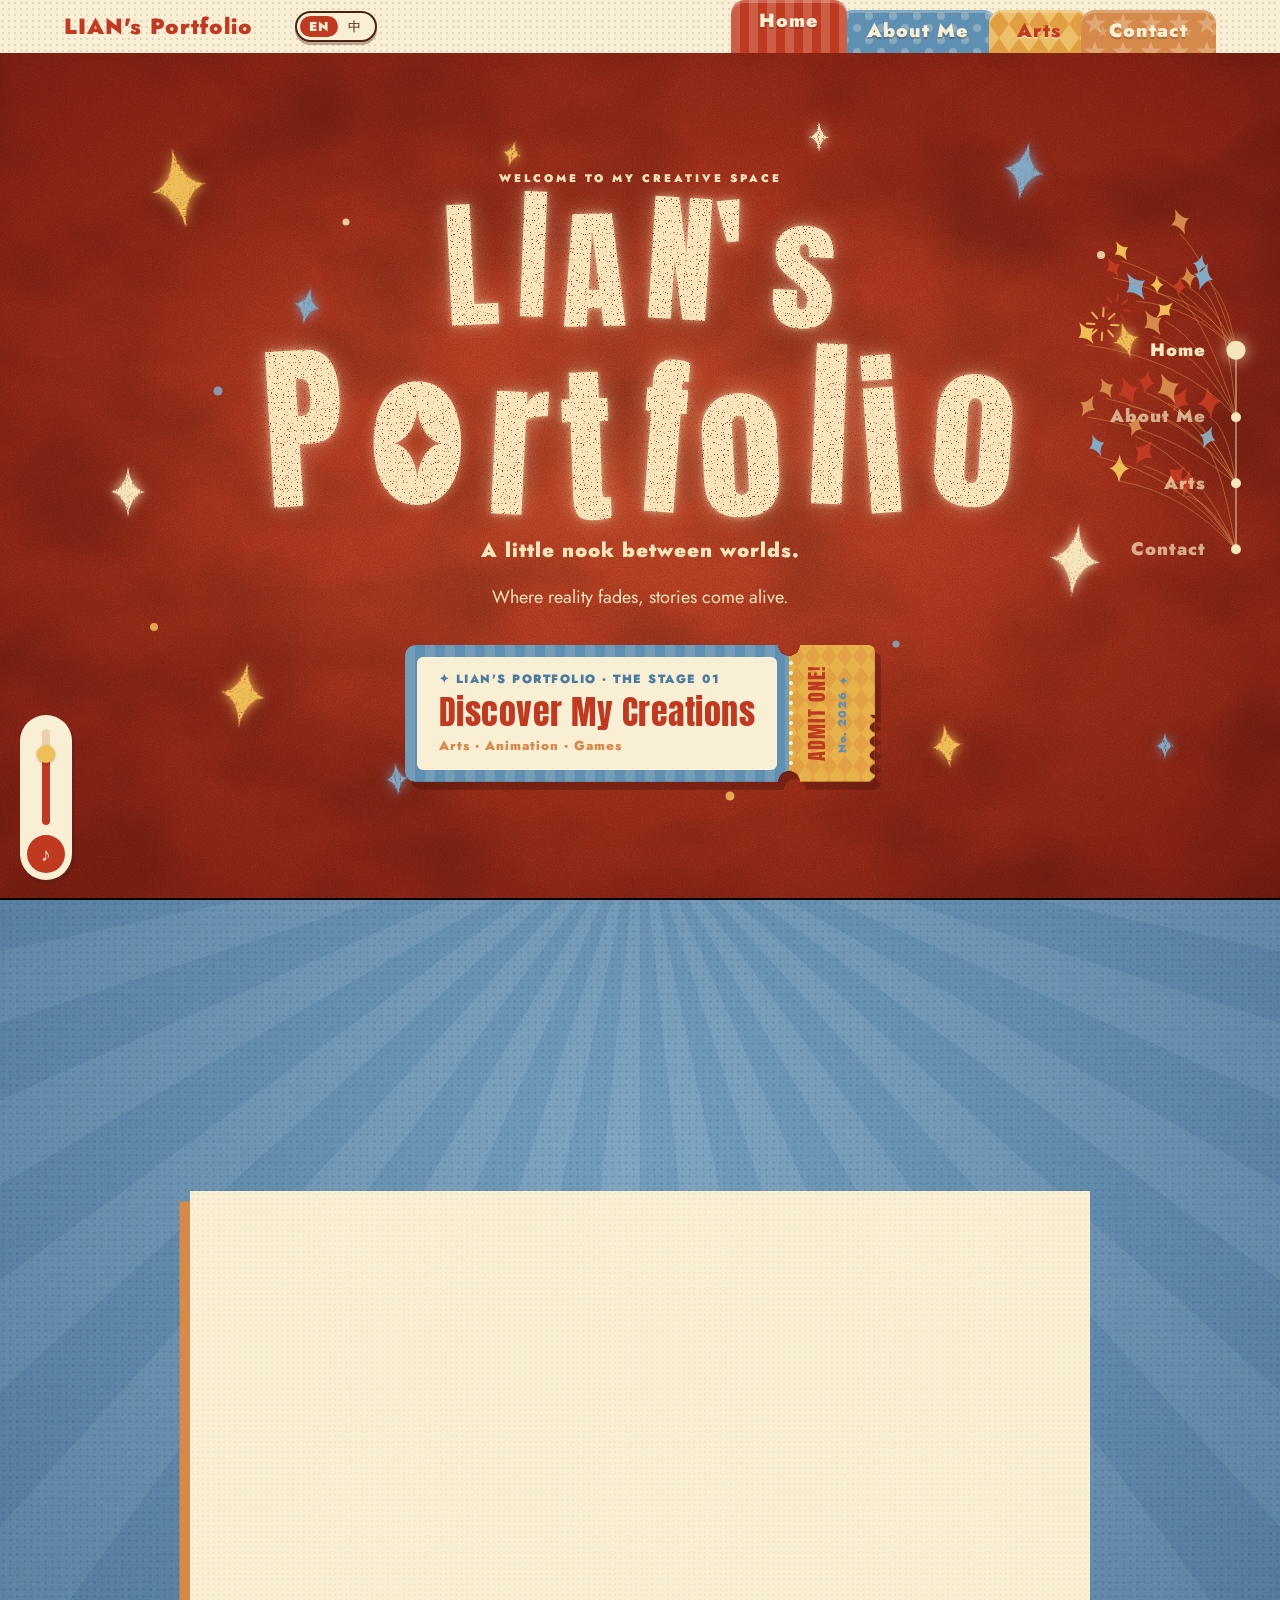
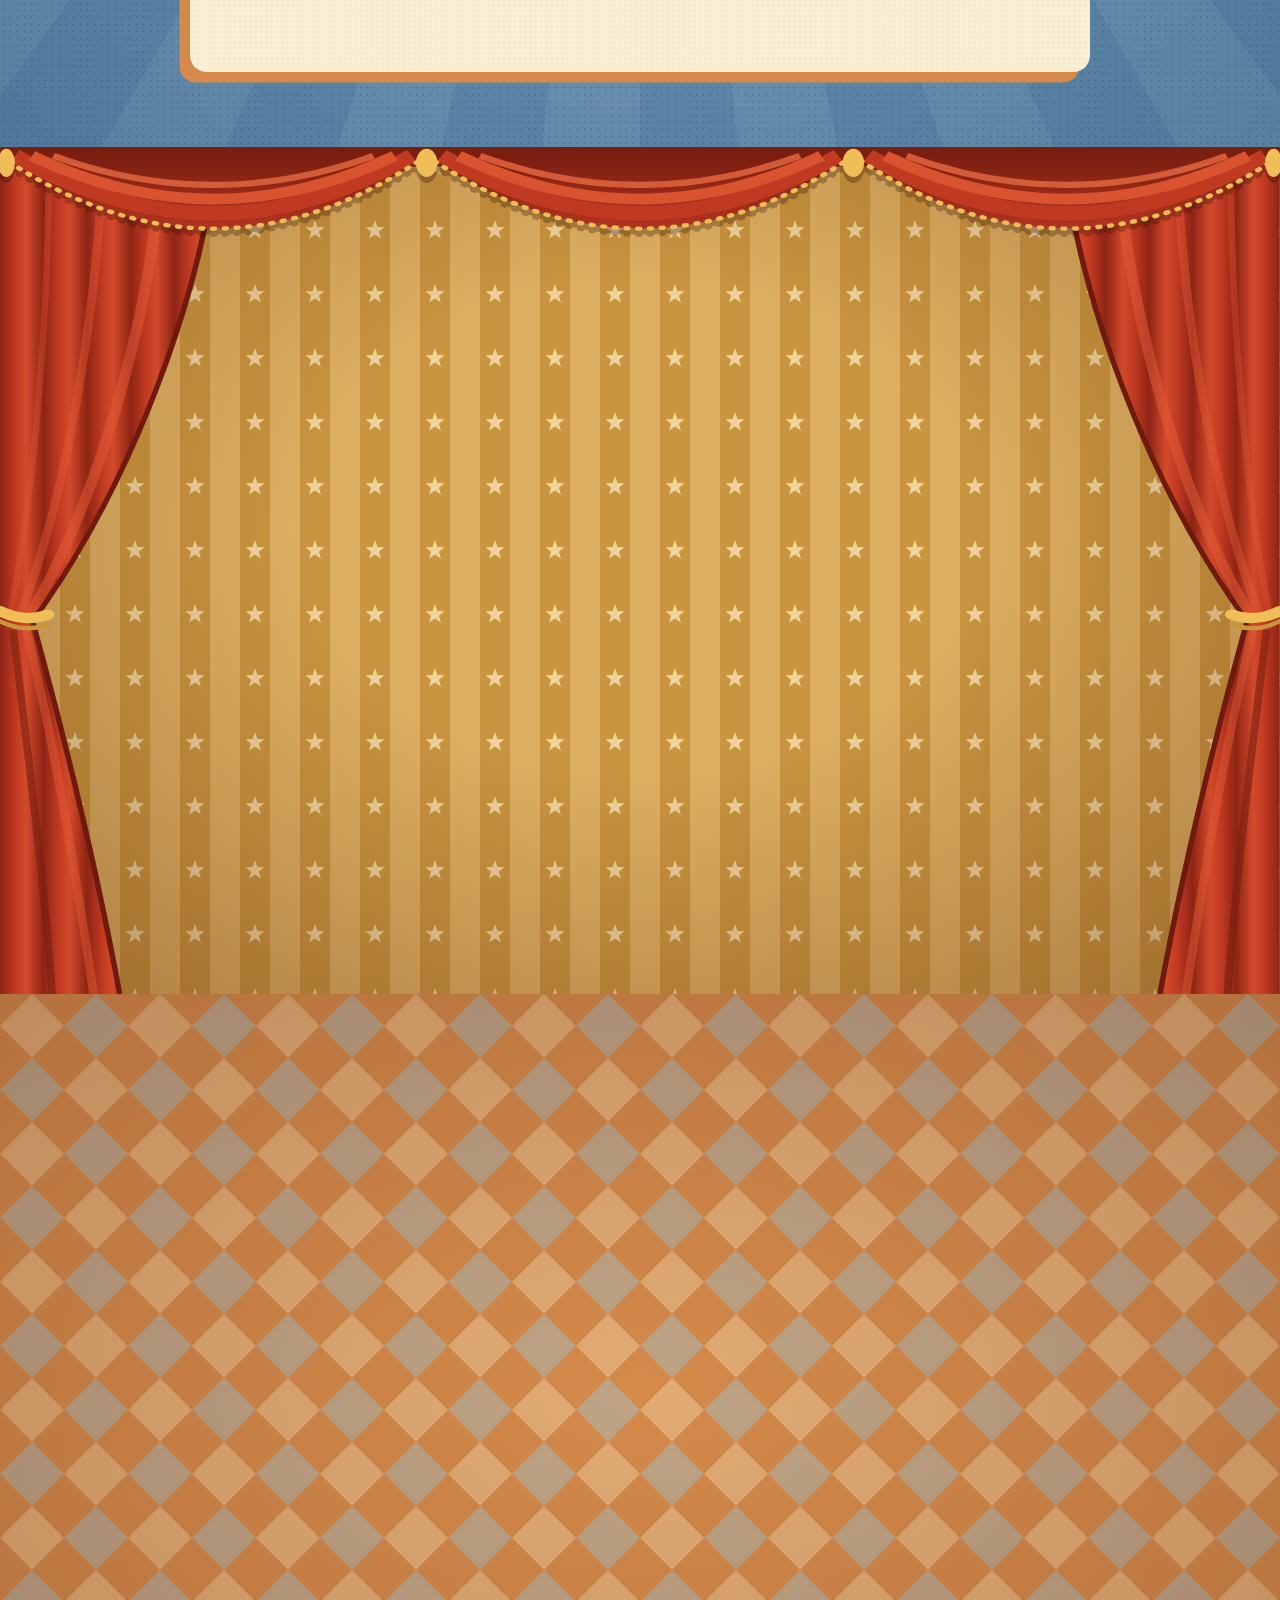
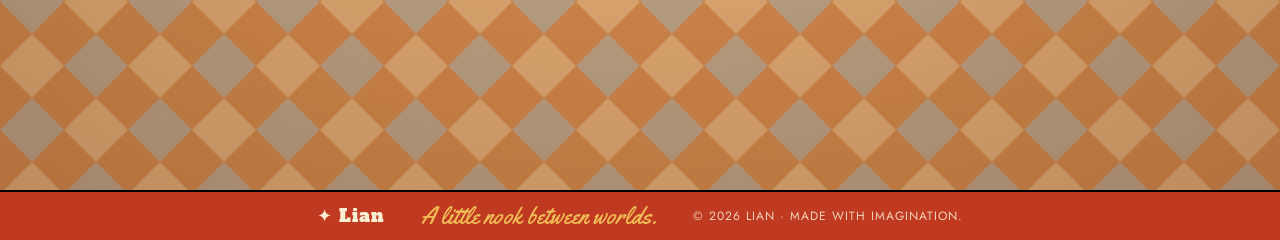
<file: index.html>
<!DOCTYPE html>
<!-- 首頁：作品集的入口，包含主視覺、自我介紹、作品分類、聯絡方式 -->
<html lang="zh-Hant">
<head>
  <!-- 網頁基本設定：文字編碼、手機版縮放、瀏覽器頂部顏色、搜尋引擎描述 -->
  <meta charset="UTF-8">
  <meta name="viewport" content="width=device-width, initial-scale=1.0">
  <meta name="theme-color" content="#F8EFD5">
  <meta name="description" content="Lian — 收藏插畫、角色動畫、遊戲與視覺設計作品的個人作品集。">

  <!-- 瀏覽器分頁上顯示的標題 -->
  <title>LIAN's Portfolio</title>

  <!-- 載入樣式檔：整體樣式、星星裝飾、字體 -->
  <link rel="stylesheet" href="./css/style.css">
  <link rel="stylesheet" href="./css/stars.css">
  <link rel="stylesheet" href="./css/fonts.css">

  <!-- 從 Google Fonts 載入的字體：
       Anton（首頁大標題，又高又窄的粗體字）
       Alfa Slab One（About Me 的標題，50 年代廣告感的粗襯線字）
       Yellowtail（About Me 的手寫字，50 年代招牌草寫） -->
  <link rel="preconnect" href="https://fonts.googleapis.com">
  <link rel="preconnect" href="https://fonts.gstatic.com" crossorigin>
  <link rel="stylesheet" href="https://fonts.googleapis.com/css2?family=Anton&family=Alfa+Slab+One&family=Yellowtail&display=swap">

  <!-- 只用在這一頁的小樣式：讓「關於我」的標題使用 IM Fell English 字體 -->
  <style>
    .about h2 {
      font-family: "IM Fell English", serif;
    }
  </style>
  <link rel="stylesheet" href="./css/curtain.css">
  <link rel="stylesheet" href="./css/i18n.css">
  <!-- 1. 從作品頁拉著布幕過來時，先用紅色蓋住，等布幕拉起來
       2. 中文版：先藏起畫面等翻譯好，並提早開始載入中文字型 -->
  <script>
    (function () {
      var r = document.documentElement, l;
      try { if (sessionStorage.getItem("lian-curtain-arrive") === "1") r.classList.add("curtain-arrive"); } catch (e) {}
      try { l = localStorage.getItem("lian-lang"); } catch (e) {}
      if (l !== "zh" && l !== "en") l = /^zh/i.test(navigator.language || "") ? "zh" : "en";
      if (l !== "zh") return;
      r.lang = "zh-Hant";
      r.classList.add("lang-zh", "i18n-pending");
      ["Dela+Gothic+One", "Noto+Sans+TC:wght@900", "Huninn", "Chiron+Hei+HK:wght@400;700"].forEach(function (f) {
        var link = document.createElement("link");
        link.rel = "stylesheet";
        link.href = "https://fonts.googleapis.com/css2?family=" + f + "&display=swap";
        document.head.appendChild(link);
      });
      setTimeout(function () { r.classList.remove("i18n-pending"); }, 3000);
    })();
  </script>
</head>

<!-- class="home"：只有首頁才會套用「滑動卡格」和「內容浮上來」的效果 -->
<body class="home">
  <!-- 導覽列：最上方的網站名稱與選單，點選後會跳到頁面中對應的區塊 -->
  <!-- 導覽列：復古「資料夾分頁」風格
       左邊是網站名稱，右邊是四個不同顏色的分頁，分頁底部直接接著下面的內容 -->
  <header class="navbar">
    <a class="nav-logo" href="#home">LIAN's Portfolio</a>

    <nav class="nav-tabs" aria-label="主要導覽">
      <a class="nav-tab tab-red"    href="#home">Home</a>       <!-- 跳到「首頁主視覺」 -->
      <a class="nav-tab tab-blue"   href="#about">About Me</a>  <!-- 跳到「關於我」 -->
      <a class="nav-tab tab-yellow" href="#works">Arts</a>       <!-- 跳到「作品分類」 -->
      <a class="nav-tab tab-copper" href="#contact">Contact</a>  <!-- 跳到「聯絡區」 -->
    </nav>
  </header>

  <main>
    <!-- 首頁主視覺：紅色雜訊背景＋手剪感的大標題「LIAN's Portfolio」＋四周的彩色星星 -->
    <section class="hero" id="home">

      <!-- 共用的圖形與濾鏡（看不到，只是給下面引用）
           sparkle-shape：四角星的形狀
           grain-text：讓字和星星有顆粒、邊緣粗糙的雜訊感 -->
      <svg class="hero-defs" aria-hidden="true" focusable="false">
        <defs>
          <symbol id="sparkle-shape" viewBox="0 0 40 60">
            <path d="M20 0 Q23 27 40 30 Q23 33 20 60 Q17 33 0 30 Q17 27 20 0 Z"/>
          </symbol>
          <filter id="grain-text" x="-5%" y="-5%" width="110%" height="110%" color-interpolation-filters="sRGB">
            <!-- 產生雜訊 -->
            <feTurbulence type="fractalNoise" baseFrequency="0.85" numOctaves="2" seed="7" result="noise"/>
            <!-- 把雜訊變成很多細小的「洞」，讓字看起來像印在粗紙上 -->
            <feColorMatrix in="noise" type="matrix"
              values="0 0 0 0 0  0 0 0 0 0  0 0 0 0 0  0 0 0 -9 6.4" result="speckle"/>
            <feComposite in="SourceGraphic" in2="speckle" operator="in" result="speckled"/>
            <!-- 邊緣輕輕抖動，像手剪的紙 -->
            <feDisplacementMap in="speckled" in2="noise" scale="2.5" xChannelSelector="R" yChannelSelector="G"/>
          </filter>
        </defs>
      </svg>

      <!-- 散落在標題四周的彩色星星和小圓點 -->
      <div class="hero-sparkles" aria-hidden="true">
        <svg class="hero-sparkle spark-yellow" style="left:14%; top:16%; --size:54px; --rot:-10deg; --delay:0.0s"><use href="#sparkle-shape"/></svg>
        <svg class="hero-sparkle spark-blue" style="left:24%; top:30%; --size:26px; --rot:12deg; --delay:0.6s"><use href="#sparkle-shape"/></svg>
        <svg class="hero-sparkle spark-cream" style="left:10%; top:52%; --size:34px; --rot:0deg; --delay:1.2s"><use href="#sparkle-shape"/></svg>
        <svg class="hero-sparkle spark-yellow" style="left:19%; top:76%; --size:44px; --rot:8deg; --delay:0.4s"><use href="#sparkle-shape"/></svg>
        <svg class="hero-sparkle spark-blue" style="left:31%; top:86%; --size:22px; --rot:-6deg; --delay:1.6s"><use href="#sparkle-shape"/></svg>
        <svg class="hero-sparkle spark-blue" style="left:80%; top:14%; --size:40px; --rot:10deg; --delay:0.9s"><use href="#sparkle-shape"/></svg>
        <svg class="hero-sparkle spark-yellow" style="left:88%; top:34%; --size:26px; --rot:-14deg; --delay:0.2s"><use href="#sparkle-shape"/></svg>
        <svg class="hero-sparkle spark-cream" style="left:84%; top:60%; --size:50px; --rot:6deg; --delay:1.4s"><use href="#sparkle-shape"/></svg>
        <svg class="hero-sparkle spark-yellow" style="left:74%; top:82%; --size:30px; --rot:-8deg; --delay:0.7s"><use href="#sparkle-shape"/></svg>
        <svg class="hero-sparkle spark-cream" style="left:64%; top:10%; --size:20px; --rot:0deg; --delay:1.9s"><use href="#sparkle-shape"/></svg>
        <svg class="hero-sparkle spark-yellow" style="left:40%; top:12%; --size:18px; --rot:14deg; --delay:1.1s"><use href="#sparkle-shape"/></svg>
        <svg class="hero-sparkle spark-blue" style="left:91%; top:82%; --size:18px; --rot:0deg; --delay:0.3s"><use href="#sparkle-shape"/></svg>
        <span class="hero-dot spark-blue" style="left:17%; top:40%; --size:9px"></span>
        <span class="hero-dot spark-cream" style="left:27%; top:20%; --size:7px"></span>
        <span class="hero-dot spark-yellow" style="left:12%; top:68%; --size:8px"></span>
        <span class="hero-dot spark-cream" style="left:86%; top:24%; --size:8px"></span>
        <span class="hero-dot spark-yellow" style="left:78%; top:44%; --size:10px"></span>
        <span class="hero-dot spark-blue" style="left:70%; top:70%; --size:7px"></span>
        <span class="hero-dot spark-cream" style="left:36%; top:78%; --size:8px"></span>
        <span class="hero-dot spark-yellow" style="left:57%; top:88%; --size:9px"></span>
      </div>

      <div class="hero-content">
        <!-- 標題上方的小字 -->
        <p class="eyebrow">WELCOME TO MY CREATIVE SPACE</p>

        <!-- 大標題：每個字母各自歪一點、高低不一，做出手剪的感覺 -->
        <h1 class="hero-title" aria-label="LIAN's Portfolio">
          <span class="title-line title-line-1" aria-hidden="true">
            <span class="title-letter" style="--r:-4deg; --y:0.02em; --s:1.04; --n:0">L</span>
            <span class="title-letter" style="--r:3deg; --y:-0.04em; --s:1.08; --n:1">I</span>
            <span class="title-letter" style="--r:-2deg; --y:0.03em; --s:0.97; --n:2">A</span>
            <span class="title-letter" style="--r:5deg; --y:-0.02em; --s:1.05; --n:3">N</span>
            <span class="title-letter" style="--r:-8deg; --y:-0.05em; --s:1.0; --n:4">'</span>
            <span class="title-letter" style="--r:4deg; --y:0.04em; --s:1.02; --n:5">s</span>
          </span>
          <span class="title-line title-line-2" aria-hidden="true">
            <span class="title-letter" style="--r:-5deg; --y:-0.02em; --s:1.06; --n:6">P</span>
            <!-- 這個 o 是實心的，中間挖空一顆星星 -->
            <span class="title-letter title-star-o" style="--r:0deg; --y:0em; --s:1; --n:7">
              <svg viewBox="0 0 72 100" aria-hidden="true">
                <path fill-rule="evenodd" d="M36 2 C58 2 70 22 70 50 C70 78 58 98 36 98 C14 98 2 78 2 50 C2 22 14 2 36 2 Z M36 24 Q39.5 46.5 54 50 Q39.5 53.5 36 76 Q32.5 53.5 18 50 Q32.5 46.5 36 24 Z"/>
              </svg>
            </span>
            <span class="title-letter" style="--r:4deg; --y:0.03em; --s:0.98; --n:8">r</span>
            <span class="title-letter" style="--r:-3deg; --y:0.06em; --s:1.0; --n:9">t</span>
            <span class="title-letter" style="--r:6deg; --y:0.02em; --s:1.03; --n:10">f</span>
            <span class="title-letter" style="--r:-4deg; --y:0.04em; --s:0.97; --n:11">o</span>
            <span class="title-letter" style="--r:3deg; --y:-0.03em; --s:1.09; --n:12">l</span>
            <span class="title-letter" style="--r:-6deg; --y:0.02em; --s:1.0; --n:13">i</span>
            <span class="title-letter" style="--r:5deg; --y:-0.02em; --s:1.04; --n:14">o</span>
          </span>
        </h1>

        <!-- 副標題 -->
        <p class="hero-subtitle">
          A little nook between worlds.
        </p>

        <!-- 簡短的引言 -->
        <p class="intro">
          Where reality fades, stories come alive.
        </p>

        <!-- 主要按鈕：馬戲團票根
             滑過會跳出來、撕線的點點會爬動；按下去票根會沿著撕線被撕掉，再捲到作品區（動畫在 home.js） -->
        <a class="ticket" href="#works" aria-label="Discover My Creations：前往作品區">
          <span class="ticket-body">

            <!-- 左邊：主票 -->
            <span class="ticket-main">
              <span class="ticket-face">
                <span class="ticket-kicker">✦ LIAN's Portfolio · The Stage 01</span>
                <span class="ticket-title">Discover My Creations</span>
                <span class="ticket-meta">Arts · Animation · Games</span>
              </span>
            </span>

            <!-- 右邊：票根（左邊那條是撕線） -->
            <span class="ticket-stub" aria-hidden="true">
              <span class="ticket-admit">ADMIT ONE!</span>
              <span class="ticket-no">No. 2026 ✦</span>
            </span>

          </span>
        </a>
      </div>
    </section>

    <!-- 關於我：50 年代復古廣告風（只講我自己）
         上方斜斜的大看板（名牌＋斜緞帶＋標語＋照片）→ 中間橫幅 → 下方兩欄（小卡＋我的故事＋經歷） -->
    <section class="section about" id="about">
      <div class="about-inner">

        <!-- ===== 上方斜斜的大看板 ===== -->
        <div class="about-top">

          <!-- 左上角的奶黃名牌（壓在看板上） -->
          <div class="about-plaque">
            <span class="about-plaque-script">About</span>
            <span class="about-plaque-big">LIAN</span>
            <span class="about-plaque-small">Illustrator &amp; Game Maker</span>
          </div>

          <!-- 斜斜的黃色緞帶：寫著「Nice to meet you!」 -->
          <div class="about-ribbon-nav about-ribbon-text">
            <p>Nice to meet you!</p>
          </div>

          <!-- 藍色看板（後面墊著錯開的銅色底板） -->
          <div class="about-board">

            <!-- 左邊：黃色細條紋區，放標語 -->
            <div class="about-banner">
              <h2 class="about-ribbon-title">
                <span>I'm</span>
                <span class="about-ribbon-big">Lian</span>
              </h2>
              <p class="about-banner-sub">a creator of little worlds &amp; big stories</p>
            </div>

            <!-- 右邊：藍底圓點相框，放我的照片
                 把照片存成 images/about/me.jpg 就會顯示；還沒放照片時會顯示提示 -->
            <!-- 右邊：我的照片
                 --pos 是照片的位置（左右% 上下%），--zoom 是放大倍數
                 想自己調：打開 index.html?edit 用滑鼠拖照片、滾輪放大縮小，再把數字貼到這裡 -->
            <div class="about-portrait">
              <img class="about-photo is-active" src="./images/about/me-1.jpg"
                   alt="Lian 坐在玩具收藏櫃前" style="--pos: 49% 35%; --zoom: 1">


              <!-- 歪貼的小牌子 -->
              <div class="about-sign" aria-hidden="true">
                <span class="about-sign-script">dreaming up</span>
                <span class="about-sign-big">WORLDS</span>
              </div>

            </div>
          </div>
        </div>

        <!-- ===== 奶黃色內容紙：上緣塞在看板底下，裡面放橫幅和兩欄內容 ===== -->
        <div class="about-sheet">

        <!-- ===== 中間橫幅：黃色鋸齒徽章＋銅色標籤＋專長 ===== -->
        <div class="about-strip" id="about-skills">
          <!-- 轉盤：帶動右邊那排專長一起轉（可以用滑鼠按住拖動），動畫在 home.js -->
          <span class="about-rosette" aria-hidden="true"><span>✦</span></span>
          <p class="about-tag">My Skills</p>
          <div class="about-strip-text">
            <!-- 專長滾筒：一直慢慢往上捲，捲完會無縫接回開頭；按住可以上下拖動 -->
            <div class="about-skills-reel" aria-label="Illustration, Animation, Storytelling, Game Design, 3D, English Proficiency">
              <div class="about-skills-track" aria-hidden="true">
                <span class="about-skills-set"><span class="about-skill"><span class="about-skill-dot">✦</span>Illustration</span><span class="about-skill"><span class="about-skill-dot">✦</span>Animation</span><span class="about-skill"><span class="about-skill-dot">✦</span>Storytelling</span><span class="about-skill"><span class="about-skill-dot">✦</span>Game Design</span><span class="about-skill"><span class="about-skill-dot">✦</span>3D</span><span class="about-skill"><span class="about-skill-dot">✦</span>English Proficiency</span></span>
              </div>
            </div>
          </div>

          <!-- 提示：第一次碰到這條黃色區域時出現一次，提醒可以轉轉看（home.js 控制）
               紅色對話框＋轉盤外圍的黃色光圈 -->
          <span class="about-spin-ring" aria-hidden="true"></span>
          <span class="about-spin-hint" aria-hidden="true">
            <span class="about-spin-bubble">
              <strong>✦ Spin me!</strong>
              <small>drag ↕</small>
            </span>
          </span>
        </div>

        <!-- ===== 下方兩欄 ===== -->
        <div class="about-columns">

          <!-- 左邊：兩張小卡 -->
          <aside class="about-cards">
            <!-- 小卡 1：關於我的小事（想換成你自己的小事，直接改下面的文字） -->
            <div class="about-card about-card-copper" id="about-facts">
              <p class="about-card-head">Fun Facts</p>
              <p class="about-card-script">About Me:</p>
              <ul class="about-card-list">
                <li>I started learning digital illustration on my own.</li>
                <li>I came from a science and mathematics background before pursuing art.</li>
                <li>I love Disney musicals and Western pop music.</li>
              </ul>
            </div>

            <!-- 小卡 2：最近在做什麼（連到聯絡區） -->
            <a class="about-card about-card-blue" href="#contact">
              <span class="about-card-small">Currently exploring</span>
              <span class="about-card-big">Godot · 3D · Motion</span>
              <span class="about-card-pill">Let's Create!</span>
            </a>
          </aside>

          <!-- 中間：我的故事 -->
          <div class="about-text-block">
            <h3 id="about-story">My Story</h3>

            <p>
              Hi, I’m Lian, a <strong>Digital Media Design student at National Pingtung University</strong>.
            </p>

            <p>
              As a member of the <strong>Visual Design team</strong> in my department’s student association,
              I create event visuals, social media content, and promotional graphics.
            </p>

            <p>
              I’m passionate about <strong>illustration, character design, and storytelling</strong>,
              and I’m always exploring new ways to bring ideas to life through animation, 3D, games,
              and visual design.
            </p>
          </div>

          <!-- 右邊：經歷（想加上年份或換成你自己的經歷，直接改下面的文字） -->
          <div class="about-text-block about-journey-block">
            <h4 id="about-journey">My Journey</h4>
            <ol class="about-timeline">
              <li>
                <span class="about-timeline-when">Self-taught Art</span>
                <span>Started my journey through self-learning and drawing.</span>
              </li>
              <li class="is-now">  <!-- 紅色圓點：目前正在進行的階段 -->
                <span class="about-timeline-when">University</span>
                <span>Studying Digital Media Design at NPTU.</span>
              </li>
              <li class="is-now">  <!-- 紅色圓點：目前正在進行的階段 -->
                <span class="about-timeline-when">Visual Design</span>
                <span>Creating visuals for the department's student association.</span>
              </li>
              <li class="is-now">  <!-- 紅色圓點：目前正在進行的階段 -->
                <span class="about-timeline-when">Creative Exploration</span>
                <span>Exploring 3D, animation, and game design.</span>
              </li>
              <li>
                <span class="about-timeline-when">Future Goals</span>
                <span>Creating indie games and becoming an animation director.</span>
              </li>
            </ol>

            <p>
              Want to make something together?
              <a href="#contact">Say hello</a> anytime!
            </p>
          </div>
        </div>

        </div><!-- /about-sheet -->

      </div>
    </section>

    <!-- 作品分類：四張卡片，各自連到不同的作品分類頁 -->
    <!-- 作品分類（Arts）：黃色背景，四張馬戲團票，點了會撕開票根再進到該分類頁 -->
    <section class="section works" id="works">
      <!-- 舞台棚子：上方垂簾、左右綁起來的布幕、下方奶黃波浪邊（純裝飾，不擋點擊） -->
      <div class="stage" aria-hidden="true">
        <svg width="0" height="0" style="position:absolute">
          <defs>
            <linearGradient id="curtain-folds" x1="0" y1="0" x2="40" y2="0" gradientUnits="userSpaceOnUse" spreadMethod="repeat">
              <stop offset="0" stop-color="#8E2414"/>
              <stop offset="0.35" stop-color="#C03A22"/>
              <stop offset="0.6" stop-color="#D24A2B"/>
              <stop offset="1" stop-color="#8E2414"/>
            </linearGradient>
            <linearGradient id="swag-a" x1="0" y1="0" x2="0" y2="1">
              <stop offset="0" stop-color="#7A1E10"/>
              <stop offset="1" stop-color="#B23420"/>
            </linearGradient>
          </defs>
        </svg>

        <!-- 左右布幕：從最頂端開始，跟上方垂簾接在一起 -->
        <svg class="stage-curtain stage-curtain-left" viewBox="0 0 200 1000" preserveAspectRatio="none">
          <g>
            <!-- 布幕本體：從頂端斜斜往外收到繩結，繩結下面再散開到底 -->
            <path d="M0 0 H200 C185 180 120 400 30 560 C60 700 90 860 110 1000 H0 Z" fill="url(#curtain-folds)"/>
            <!-- 布褶的亮面：往繩結收攏的幾條弧線 -->
            <path d="M150 0 C140 200 90 420 24 560" fill="none" stroke="#E25A36" stroke-width="10" opacity="0.55"/>
            <path d="M95 0 C90 200 60 420 16 560" fill="none" stroke="#E25A36" stroke-width="8" opacity="0.45"/>
            <path d="M45 0 C45 220 30 420 8 560" fill="none" stroke="#E25A36" stroke-width="6" opacity="0.35"/>
            <path d="M24 570 C50 700 70 860 86 1000" fill="none" stroke="#E25A36" stroke-width="8" opacity="0.5"/>
            <path d="M12 570 C26 720 40 860 48 1000" fill="none" stroke="#7A1E10" stroke-width="7" opacity="0.6"/>
            <!-- 內緣一條深色陰影，讓布幕跟背景分得開 -->
            <path d="M200 0 C185 180 120 400 30 560 C60 700 90 860 110 1000" fill="none" stroke="#6E1A0E" stroke-width="5"/>
            <!-- 金色綁繩 -->
            <path d="M0 548 Q22 562 44 552" fill="none" stroke="#F0BE57" stroke-width="12" stroke-linecap="round"/>
            <path d="M0 560 Q22 574 44 564" fill="none" stroke="#C9953F" stroke-width="5" stroke-linecap="round"/>
          </g>
        </svg>
        <svg class="stage-curtain stage-curtain-right" viewBox="0 0 200 1000" preserveAspectRatio="none">
          <g transform="translate(200 0) scale(-1 1)">
            <!-- 布幕本體：從頂端斜斜往外收到繩結，繩結下面再散開到底 -->
            <path d="M0 0 H200 C185 180 120 400 30 560 C60 700 90 860 110 1000 H0 Z" fill="url(#curtain-folds)"/>
            <!-- 布褶的亮面：往繩結收攏的幾條弧線 -->
            <path d="M150 0 C140 200 90 420 24 560" fill="none" stroke="#E25A36" stroke-width="10" opacity="0.55"/>
            <path d="M95 0 C90 200 60 420 16 560" fill="none" stroke="#E25A36" stroke-width="8" opacity="0.45"/>
            <path d="M45 0 C45 220 30 420 8 560" fill="none" stroke="#E25A36" stroke-width="6" opacity="0.35"/>
            <path d="M24 570 C50 700 70 860 86 1000" fill="none" stroke="#E25A36" stroke-width="8" opacity="0.5"/>
            <path d="M12 570 C26 720 40 860 48 1000" fill="none" stroke="#7A1E10" stroke-width="7" opacity="0.6"/>
            <!-- 內緣一條深色陰影，讓布幕跟背景分得開 -->
            <path d="M200 0 C185 180 120 400 30 560 C60 700 90 860 110 1000" fill="none" stroke="#6E1A0E" stroke-width="5"/>
            <!-- 金色綁繩 -->
            <path d="M0 548 Q22 562 44 552" fill="none" stroke="#F0BE57" stroke-width="12" stroke-linecap="round"/>
            <path d="M0 560 Q22 574 44 564" fill="none" stroke="#C9953F" stroke-width="5" stroke-linecap="round"/>
          </g>
        </svg>

        <!-- 上方三個大垂簾（蓋在布幕上面，銜接處被垂簾遮住） -->
        <svg class="stage-valance" viewBox="0 0 1200 170" preserveAspectRatio="none">
          <rect width="1200" height="22" fill="#7A1E10"/>
          <g>
            <!-- 每個垂簾由三層弧形疊起來：外層最深、裡層越來越亮 -->
            <path d="M0 10 Q200 175 400 10 Z" fill="url(#swag-a)"/>
            <path d="M400 10 Q600 175 800 10 Z" fill="url(#swag-a)"/>
            <path d="M800 10 Q1000 175 1200 10 Z" fill="url(#swag-a)"/>
            <path d="M14 10 Q200 140 386 10" fill="none" stroke="#C03A22" stroke-width="16"/>
            <path d="M414 10 Q600 140 786 10" fill="none" stroke="#C03A22" stroke-width="16"/>
            <path d="M814 10 Q1000 140 1186 10" fill="none" stroke="#C03A22" stroke-width="16"/>
            <path d="M30 10 Q200 108 370 10" fill="none" stroke="#D9532F" stroke-width="12"/>
            <path d="M430 10 Q600 108 770 10" fill="none" stroke="#D9532F" stroke-width="12"/>
            <path d="M830 10 Q1000 108 1170 10" fill="none" stroke="#D9532F" stroke-width="12"/>
            <path d="M50 10 Q200 76 350 10" fill="none" stroke="#E86A42" stroke-width="7" opacity="0.8"/>
            <path d="M450 10 Q600 76 750 10" fill="none" stroke="#E86A42" stroke-width="7" opacity="0.8"/>
            <path d="M850 10 Q1000 76 1150 10" fill="none" stroke="#E86A42" stroke-width="7" opacity="0.8"/>
            <!-- 垂簾下緣的金色流蘇 -->
            <path d="M0 10 Q200 175 400 10 Q600 175 800 10 Q1000 175 1200 10" fill="none" stroke="#F0BE57" stroke-width="5" stroke-dasharray="2 9" stroke-linecap="round"/>
          </g>
          <!-- 垂簾之間的金色繩結 -->
          <g fill="#F0BE57">
            <ellipse cx="400" cy="18" rx="10" ry="16"/>
            <ellipse cx="800" cy="18" rx="10" ry="16"/>
            <ellipse cx="6" cy="18" rx="8" ry="16"/>
            <ellipse cx="1194" cy="18" rx="8" ry="16"/>
          </g>
        </svg>

        
      </div>

      <!-- 手電筒：整個舞台暗下來，只有滑鼠的位置亮（home.js 控制位置） -->
      <div class="stage-dark" aria-hidden="true"></div>

      <p class="eyebrow">EXPLORE THE COLLECTION</p>
      <h2 class="arts-title">My Creative Collection</h2>
      <p class="section-intro arts-intro">Every creation opens a door to a world beyond imagination</p>

      <div class="work-grid arts-grid">
        <!-- 票 01：Digital Art → ./digital-art.html -->
        <a class="ticket arts-ticket edge-red" href="./digital-art.html" aria-label="Digital Art：Collection 01">
          <span class="ticket-body">
            <span class="ticket-main">
              <span class="ticket-face">
                <span class="ticket-kicker">✦ Collection 01</span>
                <span class="ticket-title">Digital Art</span>
              </span>
            </span>
            <span class="ticket-stub" aria-hidden="true">
              <span class="ticket-admit">ADMIT ONE!</span>
              <span class="ticket-no">No. 01 ✦</span>
            </span>
          </span>
        </a>
        <!-- 票 02：Visual Design → ./visual-design.html -->
        <a class="ticket arts-ticket edge-blue" href="./visual-design.html" aria-label="Visual Design：Collection 02">
          <span class="ticket-body">
            <span class="ticket-main">
              <span class="ticket-face">
                <span class="ticket-kicker">✦ Collection 02</span>
                <span class="ticket-title">Visual Design</span>
              </span>
            </span>
            <span class="ticket-stub" aria-hidden="true">
              <span class="ticket-admit">ADMIT ONE!</span>
              <span class="ticket-no">No. 02 ✦</span>
            </span>
          </span>
        </a>
        <!-- 票 03：Pixel Games → ./pixel-games.html -->
        <a class="ticket arts-ticket edge-copper" href="./pixel-games.html" aria-label="Pixel Games：Collection 03">
          <span class="ticket-body">
            <span class="ticket-main">
              <span class="ticket-face">
                <span class="ticket-kicker">✦ Collection 03</span>
                <span class="ticket-title">Pixel Games</span>
              </span>
            </span>
            <span class="ticket-stub" aria-hidden="true">
              <span class="ticket-admit">ADMIT ONE!</span>
              <span class="ticket-no">No. 03 ✦</span>
            </span>
          </span>
        </a>
        <!-- 票 04：3D Art → ./3d-art.html -->
        <a class="ticket arts-ticket edge-kiwi" href="./3d-art.html" aria-label="3D Art：Collection 04">
          <span class="ticket-body">
            <span class="ticket-main">
              <span class="ticket-face">
                <span class="ticket-kicker">✦ Collection 04</span>
                <span class="ticket-title">3D Art</span>
              </span>
            </span>
            <span class="ticket-stub" aria-hidden="true">
              <span class="ticket-admit">ADMIT ONE!</span>
              <span class="ticket-no">No. 04 ✦</span>
            </span>
          </span>
        </a>
      </div>
    </section>

    <!-- 聯絡區（Contact）：銅橘色底（跟 Contact 分頁同色），聯絡方式是一個個可以拖拉的馬戲團小物
         ★ 連結：票 = LinkedIn、帳篷 = Instagram、獎章 = Email（點了會複製）；其他是裝飾，一樣可以拖
         ★ 位置：style 裡的 --x、--y 是一開始擺在哪（%），--rot 是歪幾度；--mx、--my 是手機版的位置 -->
    <section class="contact contact-circus" id="contact">

      <!-- 最上面一直跑的大字 -->
      <div class="contact-marquee" aria-hidden="true">
        <div class="contact-marquee-track">
          <span>CONTACT ✦ CONTACT ✦ CONTACT ✦ CONTACT ✦&nbsp;</span>
          <span>CONTACT ✦ CONTACT ✦ CONTACT ✦ CONTACT ✦&nbsp;</span>
        </div>
      </div>
      <h2 class="visually-hidden">Contact</h2>

      <!-- 細線下面的三段小字 -->
      <div class="contact-info">
        <p>Let's turn your ideas<br>into something magical.</p>
        <p class="contact-info-script">Just drop me a line!</p>
        <p>© 2026 Lian<br>All rights reserved</p>
      </div>

      <!-- 馬戲團小物的舞台：裡面每個東西都可以用滑鼠抓起來拖 -->
      <div class="contact-board">

        <!-- 1. 票：LinkedIn -->
        <a class="cx-item cx-ticket" href="https://www.linkedin.com/in/%E6%81%A9-%E9%80%A3-720303425/" target="_blank" rel="noopener" title="Find me on LinkedIn" style="--x: 3%; --y: 50%; --rot: -8deg; --mx: 0%; --my: 56%;" draggable="false">
          <span class="cx-body">
            <svg class="cx-art" viewBox="0 0 240 110" aria-hidden="true">
              <path d="M10 0 H230 Q240 0 240 10 V40 A15 15 0 0 0 240 70 V100 Q240 110 230 110 H10 Q0 110 0 100 V70 A15 15 0 0 0 0 40 V10 Q0 0 10 0 Z" fill="#C03A22"/>
              <rect x="22" y="10" width="196" height="90" rx="6" fill="none" stroke="#F8EFD5" stroke-width="2.5" stroke-dasharray="7 5"/>
            </svg>
            <span class="cx-text cx-ticket-text">
              <small>find me on</small>
              <strong class="is-long">LinkedIn</strong>
            </span>
          </span>
        </a>

        <!-- 2. 馬戲團帳篷：Instagram -->
        <a class="cx-item cx-tent" href="https://www.instagram.com/pfxct_bun/" target="_blank" rel="noopener" style="--x: 19%; --y: 2%; --rot: 4deg; --mx: 28%; --my: 0%;" draggable="false">
          <span class="cx-body">
            <svg class="cx-art" viewBox="0 0 210 200" aria-hidden="true">
              <line x1="105" y1="24" x2="105" y2="2" stroke="#3E2A20" stroke-width="3"/>
              <path d="M106 3 L132 10 L106 17 Z" fill="#F0BE57"/>
              <!-- 帳篷身體：紅白直條紋 -->
              <g>
                <rect x="20" y="92" width="170" height="104" fill="#F8EFD5"/>
                <rect x="20" y="92" width="21" height="104" fill="#C03A22"/>
                <rect x="62" y="92" width="21" height="104" fill="#C03A22"/>
                <rect x="104" y="92" width="21" height="104" fill="#C03A22"/>
                <rect x="146" y="92" width="21" height="104" fill="#C03A22"/>
              </g>
              <!-- 門 -->
              <path d="M80 196 Q105 120 130 196 Z" fill="#4A2216"/>
              <path d="M80 196 Q92 150 105 132 L100 196 Z" fill="#7A3A22"/>
              <!-- 屋頂：從頂點放射的紅白條紋 -->
              <polygon points="105,22 4,96 37.7,96" fill="#C03A22"/>
              <polygon points="105,22 37.7,96 71.3,96" fill="#F8EFD5"/>
              <polygon points="105,22 71.3,96 105,96" fill="#C03A22"/>
              <polygon points="105,22 105,96 138.7,96" fill="#F8EFD5"/>
              <polygon points="105,22 138.7,96 172.3,96" fill="#C03A22"/>
              <polygon points="105,22 172.3,96 206,96" fill="#F8EFD5"/>
              <!-- 屋簷的波浪邊 -->
              <path d="M4 94 q16.8 24 33.7 0 q16.8 24 33.6 0 q16.8 24 33.7 0 q16.8 24 33.7 0 q16.8 24 33.6 0 q16.8 24 33.7 0 Z" fill="#F0BE57"/>
            </svg>
            <span class="cx-text cx-sign">INSTAGRAM</span>
          </span>
        </a>

        <!-- 裝飾：藍色氣球（點一下會爆炸，過幾秒再長回來；一樣可以拖） -->
        <span class="cx-item cx-balloon" style="--x: 41%; --y: -4%; --rot: -6deg; --mx: 64%; --my: -2%;" draggable="false">
          <span class="cx-body">
            <svg class="cx-art" viewBox="0 0 150 240" aria-hidden="true">
              <path d="M75 160 C68 185 86 200 74 220 C66 232 78 236 76 240" fill="none" stroke="#3E2A20" stroke-width="2"/>
              <ellipse cx="75" cy="80" rx="68" ry="78" fill="#5F8FB3"/>
              <path d="M75 4 C112 4 141 34 143 74" fill="none" stroke="#F8EFD5" stroke-width="2.5" stroke-dasharray="2 7" stroke-linecap="round" opacity="0.6"/>
              <ellipse cx="48" cy="44" rx="14" ry="24" fill="#F8EFD5" opacity="0.35" transform="rotate(25 48 44)"/>
              <path d="M66 166 L75 156 L84 166 Z" fill="#3E6A8E"/>
            </svg>
            <span class="cx-text cx-balloon-text">Hi!</span>
          </span>
        </span>

        <!-- 3. 獎章緞帶：Email（點一下會複製信箱，跳出 Copied!；外圈的小字一直轉） -->
        <a class="cx-item cx-rosette" href="mailto:lienen0507@gmail.com" data-copy="lienen0507@gmail.com" title="Click to copy my email" style="--x: 60%; --y: 26%; --rot: 10deg; --mx: 54%; --my: 28%;" draggable="false">
          <span class="cx-body">
            <svg class="cx-art" viewBox="0 0 180 230" aria-hidden="true">
              <path d="M60 140 L40 225 L58 212 L70 228 L88 150 Z" fill="#C03A22"/>
              <path d="M120 140 L140 225 L122 212 L110 228 L92 150 Z" fill="#5F8FB3"/>
              <polygon points="172.0,90.0 171.3,93.6 169.4,96.9 166.4,100.1 162.9,102.8 165.2,106.7 166.9,110.6 167.6,114.5 167.1,118.0 165.2,121.1 162.2,123.7 158.4,125.6 154.1,127.0 155.0,131.4 155.3,135.7 154.6,139.5 152.8,142.7 150.0,145.0 146.3,146.3 142.1,146.8 137.6,146.7 136.9,151.1 135.7,155.3 133.7,158.6 131.0,161.0 127.6,162.2 123.7,162.2 119.5,161.2 115.3,159.5 113.2,163.5 110.6,166.9 107.6,169.5 104.2,170.8 100.6,170.7 96.9,169.4 93.4,167.0 90.0,164.0 86.6,167.0 83.1,169.4 79.4,170.7 75.8,170.8 72.4,169.5 69.4,166.9 66.8,163.5 64.7,159.5 60.5,161.2 56.3,162.2 52.4,162.2 49.0,161.0 46.3,158.6 44.3,155.3 43.1,151.1 42.4,146.7 37.9,146.8 33.7,146.3 30.0,145.0 27.2,142.7 25.4,139.5 24.7,135.7 25.0,131.4 25.9,127.0 21.6,125.6 17.8,123.7 14.8,121.1 12.9,118.0 12.4,114.5 13.1,110.6 14.8,106.7 17.1,102.8 13.6,100.1 10.6,96.9 8.7,93.6 8.0,90.0 8.7,86.4 10.6,83.1 13.6,79.9 17.1,77.2 14.8,73.3 13.1,69.4 12.4,65.5 12.9,62.0 14.8,58.9 17.8,56.3 21.6,54.4 25.9,53.0 25.0,48.6 24.7,44.3 25.4,40.5 27.2,37.3 30.0,35.0 33.7,33.7 37.9,33.2 42.4,33.3 43.1,28.9 44.3,24.7 46.3,21.4 49.0,19.0 52.4,17.8 56.3,17.8 60.5,18.8 64.7,20.5 66.8,16.5 69.4,13.1 72.4,10.5 75.8,9.2 79.4,9.3 83.1,10.6 86.6,13.0 90.0,16.0 93.4,13.0 96.9,10.6 100.6,9.3 104.2,9.2 107.6,10.5 110.6,13.1 113.2,16.5 115.3,20.5 119.5,18.8 123.7,17.8 127.6,17.8 131.0,19.0 133.7,21.4 135.7,24.7 136.9,28.9 137.6,33.3 142.1,33.2 146.3,33.7 150.0,35.0 152.8,37.3 154.6,40.5 155.3,44.3 155.0,48.6 154.1,53.0 158.4,54.4 162.2,56.3 165.2,58.9 167.1,62.0 167.6,65.5 166.9,69.4 165.2,73.3 162.9,77.2 166.4,79.9 169.4,83.1 171.3,86.4" fill="#F0BE57"/>
              <circle cx="90" cy="90" r="64" fill="#F8EFD5"/>
              <circle cx="90" cy="90" r="40" fill="none" stroke="#C03A22" stroke-width="1.5" stroke-dasharray="3 4"/>
              <g class="cx-spin">
                <defs><path id="cx-ring" d="M90 90 m-52 0 a52 52 0 1 1 104 0 a52 52 0 1 1 -104 0"/></defs>
                <text class="cx-ring-text"><textPath href="#cx-ring" textLength="318" lengthAdjust="spacing">COPY MY EMAIL ✦ COPY MY EMAIL ✦ COPY MY EMAIL ✦</textPath></text>
              </g>
            </svg>
            <span class="cx-text cx-rosette-text">EMAIL</span>
          </span>
        </a>

        <!-- 裝飾：爆米花（點一下會跳出爆米花；一樣可以拖） -->
        <span class="cx-item cx-popcorn" style="--x: 76%; --y: 4%; --rot: -5deg; --mx: 4%; --my: 27%;" draggable="false">
          <span class="cx-body">
            <svg class="cx-art" viewBox="0 0 160 210" aria-hidden="true">
              <g fill="#F8EFD5" stroke="#E2C88E" stroke-width="2">
                <circle cx="36" cy="66" r="17"/><circle cx="62" cy="50" r="19"/><circle cx="92" cy="46" r="19"/>
                <circle cx="122" cy="62" r="17"/><circle cx="78" cy="30" r="16"/><circle cx="108" cy="28" r="13"/>
                <circle cx="48" cy="36" r="13"/><circle cx="132" cy="80" r="12"/><circle cx="26" cy="82" r="12"/>
              </g>
              <g fill="#F0BE57"><circle cx="70" cy="44" r="5"/><circle cx="104" cy="56" r="4"/><circle cx="44" cy="60" r="4"/></g>
              <clipPath id="cx-box"><path d="M12 76 H148 L130 206 H30 Z"/></clipPath>
              <g clip-path="url(#cx-box)">
                <rect x="0" y="70" width="160" height="140" fill="#F8EFD5"/>
                <path d="M14 70 L36 70 L46 210 L30 210 Z M58 70 L80 70 L82 210 L64 210 Z M102 70 L124 70 L116 210 L98 210 Z M146 70 L160 70 L150 210 L132 210 Z" fill="#C03A22"/>
              </g>
              <rect x="8" y="72" width="144" height="10" rx="3" fill="#C03A22"/>
            </svg>
            <span class="cx-text cx-popcorn-text">Pop!</span>
          </span>
        </span>

        <!-- 裝飾：馬戲團團長的高帽（不是連結，一樣可以拖） -->
        <span class="cx-item cx-hat" style="--x: 34%; --y: 58%; --rot: 6deg; --mx: 48%; --my: 60%;" draggable="false">
          <span class="cx-body">
            <svg class="cx-art" viewBox="0 0 200 150" aria-hidden="true">
              <ellipse cx="100" cy="124" rx="94" ry="22" fill="#2F3B42"/>
              <path d="M44 120 L52 14 Q100 2 148 14 L156 120 Q100 136 44 120 Z" fill="#3F4E56"/>
              <ellipse cx="100" cy="14" rx="48" ry="9" fill="#56656C"/>
              <path d="M48 76 Q100 88 152 76 L154 104 Q100 118 46 104 Z" fill="#C03A22"/>
              <path d="M60 30 L64 66" stroke="#F8EFD5" stroke-width="4" stroke-linecap="round" opacity="0.18"/>
            </svg>
            <span class="cx-text cx-hat-text">✦ ✦ ✦</span>
          </span>
        </span>

        <!-- 裝飾 1：綠色爆炸星星貼紙（不是連結，一樣可以拖） -->
        <span class="cx-item cx-burst" style="--x: 7%; --y: 4%; --rot: -12deg; --mx: 0%; --my: 0%;">
          <span class="cx-body">
            <svg class="cx-art" viewBox="0 0 130 130" aria-hidden="true">
              <polygon points="65.0,1.0 73.7,15.8 86.9,4.9 90.0,21.7 106.1,16.0 103.3,32.9 120.4,33.0 112.0,47.9 128.0,53.9 115.0,65.0 128.0,76.1 112.0,82.1 120.4,97.0 103.3,97.1 106.1,114.0 90.0,108.3 86.9,125.1 73.7,114.2 65.0,129.0 56.3,114.2 43.1,125.1 40.0,108.3 23.9,114.0 26.7,97.1 9.6,97.0 18.0,82.1 2.0,76.1 15.0,65.0 2.0,53.9 18.0,47.9 9.6,33.0 26.7,32.9 23.9,16.0 40.0,21.7 43.1,4.9 56.3,15.8" fill="#C8C078"/>
              <circle cx="65" cy="65" r="42" fill="none" stroke="#F8EFD5" stroke-width="2" stroke-dasharray="4 4"/>
            </svg>
            <span class="cx-text cx-burst-text">Drag<br>me!</span>
          </span>
        </span>

        <!-- 裝飾 2：奶黃色的 Hello 圓貼紙 -->
        <span class="cx-item cx-hello" style="--x: 75%; --y: 62%; --rot: 8deg; --mx: 70%; --my: 82%;">
          <span class="cx-body">
            <span class="cx-text cx-hello-text">Hello!</span>
          </span>
        </span>

        <!-- 裝飾 3：兩顆小星星 -->
        <span class="cx-item cx-mini-star" style="--x: 54%; --y: 72%; --rot: 14deg; --mx: 40%; --my: 47%;">
          <span class="cx-body"><svg class="cx-art" viewBox="0 0 40 40" aria-hidden="true"><path d="M20 1 L25 15 L39 15 L28 24 L32 39 L20 30 L8 39 L12 24 L1 15 L15 15 Z" fill="#F0BE57"/></svg></span>
        </span>
        <span class="cx-item cx-mini-star" style="--x: 90%; --y: 46%; --rot: -10deg; --mx: 88%; --my: 52%;">
          <span class="cx-body"><svg class="cx-art" viewBox="0 0 40 40" aria-hidden="true"><path d="M20 1 L25 15 L39 15 L28 24 L32 39 L20 30 L8 39 L12 24 L1 15 L15 15 Z" fill="#F8EFD5"/></svg></span>
        </span>
      </div>

      <!-- 最下面的手寫字 -->
      <p class="contact-bottom">Let's create something together!</p>
    </section>
  </main>

  <!-- 頁尾：網站名稱與版權 -->
  <footer>
    <p>✦ Lian</p>
    <p>A little nook between worlds.</p>
    <p class="copyright">© 2026 Lian · Made with imagination.</p>
  </footer>

  <!-- 載入互動特效：星星游標、移動粉塵、點擊星星 -->
  <script src="./lang-zh.js"></script>
  <script src="./i18n.js"></script>
  <script src="./script.js"></script>

  <!-- 互動音效：碰到東西、點擊、撕票都會有聲音（左下角可以開關、調音量） -->
  <script src="./curtain.js"></script>
  <script src="./sound.js"></script>

  <!-- 首頁專用：滑動時內容浮上來、右側的區塊指示星星 -->
  <script src="./home.js"></script>
</body>
</html>
</file>
<file: css/style.css>
/* =========================
   Lian
   復古童話 × 神祕故事書
   全站共用樣式
   ========================= */

/* ===== 調色盤：整個網站的顏色都從這裡取，改這裡就會全部一起變 ===== */
:root {
  --red: #C03A22;        /* Retro Red：標題、按鈕、重點文字 */
  --copper: #D58A4B;     /* Copper：輔助色、滑過連結的顏色 */
  --gold: #F0BE57;       /* Dandelion：星星、裝飾、強調 */
  --cornflower: #82AAC7; /* Cornflower：藍色點綴 */
  --cream: #F8EFD5;      /* Cream：網站底色 */
  --cadet: #56656C;      /* Cadet：灰藍色（色庫新增） */
  --kiwi: #C8C078;       /* Kiwi：橄欖綠（色庫新增） */
  --gray: #474747;       /* 一般內文 */
  --black: #000000;      /* 黑框、投影 */
}

/* ===== 基礎設定 ===== */

/* 讓所有元素的寬度計算包含邊框與內距，排版比較好控制 */
* {
  box-sizing: border-box;
}

/* 點導覽列時平滑捲動 */
html {
  scroll-behavior: smooth;
  scroll-padding-top: 24px;
}

/* 整頁的底色、文字顏色、字體 */
body {
  margin: 0;
  background: var(--cream);
  color: var(--gray);
  font-family: "GenSekiGothic2", sans-serif;
  font-size: 16px;
  line-height: 1.8;
}

/* 連結預設跟著外層文字的顏色 */
a {
  color: inherit;
}

/* 用鍵盤 Tab 選到連結時，顯示黃色外框 */
a:focus-visible {
  outline: 3px solid var(--gold);
  outline-offset: 5px;
}

/* ===== 首頁導覽列 ===== */
.navbar {
  display: flex;
  align-items: center;
  justify-content: space-between;
  gap: 24px;
  padding: 18px 8%;
  background: var(--cream);
  border-bottom: 2px solid var(--black);
}

/* 左上角的小 Logo */
.nav-logo {
  font-family: "logo", serif;
  font-size: 20px;
  color: var(--red);
  text-decoration: none;
}

/* 首頁中間的大 Logo */
.hero-logo {
  display: block;
  width: 100%;
  font-family: "logo", serif;
  font-size: 1.1em;
  text-align: center;
  white-space: nowrap;
}

/* 導覽列右邊的選單 */
nav {
  display: flex;
  flex-wrap: wrap;
  align-items: center;
  gap: 28px;
}

nav a {
  color: var(--gray);
  font-size: 14px;
  font-weight: 700;
  text-decoration: none;
  transition: color 0.2s ease;
}

/* 滑過選單時變紅色 */
nav a:hover {
  color: var(--red);
}

/* ===== 首頁主視覺 ===== */
.hero {
  position: relative;
  display: grid;
  place-items: center;
  min-height: 560px;
  padding: 90px 24px 75px;
  overflow: hidden;
  text-align: center;
  background: var(--cream);
  border-bottom: 2px solid var(--black);
}

/* 主視覺文字區，放在裝飾星星的上層 */
.hero-content {
  position: relative;
  z-index: 1;
  width: 100%;
  max-width: 780px;
}

/* 標題上方的英文小字（例如 WELCOME TO MY CREATIVE SPACE） */
.eyebrow {
  margin: 0 0 14px;
  color: var(--red);
  font-size: 11px;
  font-weight: 900;
  font-family: "black", serif;
  letter-spacing: 3px;
}

/* 首頁大標題 */
.hero h1 {
  text-align: center;
  margin: 18px 0 24px;
  color: var(--red);
  font-family: "logo", serif;
  font-size: clamp(38px, 7vw, 76px);
  font-weight: 400;
  line-height: 1.3;
  overflow-wrap: anywhere;
}

/* 「Welcome to」那行字 */
.welcome-text {
  font-family: "black", serif;
  font-size: 30px;
  font-weight: 400;
  letter-spacing: 2px;
}

/* 副標題 */
.hero-subtitle {
  margin: 0;
  color: var(--gray);
  font-family: "black", serif;
  font-size: 20px;
  font-weight: 700;
  letter-spacing: 1px;
}

/* 引言 */
.intro {
  font-family: "normal", serif;
  margin: 20px auto 30px;
  color: var(--gray);
  font-size: 20px;
  line-height: 2;
}

/* ===== 按鈕（首頁主按鈕、聯絡按鈕） ===== */
.main-button,
.contact-button {
  display: inline-block;
  padding: 12px 26px;
  background: var(--red);
  color: var(--cream);
  border: 2px solid var(--black);
  border-radius: 4px;
  box-shadow: 5px 5px 0 var(--black);   /* 復古的黑色硬投影 */
  font-size: 14px;
  font-weight: 700;
  text-decoration: none;
  transition:
    transform 0.2s ease,
    box-shadow 0.2s ease;
}

/* 首頁主按鈕比較大 */
.main-button {
  font-family: "black", serif;
  font-size: 25px;
  padding: 16px 30px;
}

/* 滑過按鈕時往右下壓，像真的按下去 */
.main-button:hover,
.contact-button:hover {
  transform: translate(3px, 3px);
  box-shadow: 2px 2px 0 var(--black);
}

/* 主視覺按鈕下方那排星星 */
.stars {
  margin-top: 34px;
  color: var(--gold);
  font-size: 24px;
  letter-spacing: 5px;
}

/* 散落在主視覺四周的裝飾星星 */
.decoration {
  position: absolute;
  color: var(--gold);
  pointer-events: none;
  user-select: none;
}

.decoration-one {
  top: 17%;
  left: 13%;
  font-size: 42px;
}

/* 第二顆用藍色，增加一點變化 */
.decoration-two {
  right: 15%;
  bottom: 20%;
  font-size: 32px;
  color: var(--cornflower);
}

.decoration-three {
  top: 25%;
  right: 23%;
  font-size: 22px;
  color: var(--copper);
}

/* ===== 首頁各區塊共用 ===== */
.section {
  width: min(1050px, 100%);
  margin: 0 auto;
  padding: 85px 28px;
  text-align: center;
  scroll-margin-top: 24px;
}

.section > p:not(.eyebrow) {
  max-width: 700px;
  margin: 16px auto;
}

/* 區塊大標題 */
.section h2,
.contact h2 {
  margin: 10px 0 24px;
  color: var(--red);
  font-size: clamp(25px, 4vw, 38px);
  font-weight: 900;
  line-height: 1.5;
}

/* 使用復古童話字體的標題 */
.fell-title {
  font-family: "fell", serif;
  font-size: 36px;
}

.section h2.fell-title {
  font-family: "fell", serif;
  font-size: 48px;
}

/* ===== 關於我 ===== */

/* 區塊下方的黃色虛線 */
.about {
  border-bottom: 2px dashed var(--gold);
}

/* 自我介紹文字 */
.about-text {
  font-family: "normal", sans-serif;
  color: var(--black);
}

/* 專長標籤那一行 */
.about-note {
  display: flex;
  justify-content: center;
  align-items: center;
  flex-wrap: wrap;
  gap: 10px;
  margin-top: 30px;
  color: var(--red);
  font-size: 13px;
  font-weight: 700;
}

.about-note span:first-child {
  color: var(--gold);
  font-size: 22px;
}

/* ===== 作品分類卡片 ===== */
.works {
  padding-bottom: 100px;
}

.section-intro {
  margin-bottom: 36px !important;
}

/* 卡片排成兩欄 */
.work-grid {
  display: grid;
  grid-template-columns: repeat(2, minmax(0, 1fr));
  gap: 24px;
  margin-top: 38px;
  text-align: left;
}

/* 每張卡片：黑框、頂部粗色條、黑色硬投影 */
.work-card {
  min-width: 0;
  padding: 28px;
  background: var(--cream);
  border: 2px solid var(--black);
  border-top: 8px solid var(--red);
  border-radius: 5px;
  box-shadow: 6px 6px 0 var(--black);
  transition:
    transform 0.2s ease,
    box-shadow 0.2s ease;
}

/* 四張卡片頂部色條分別用四種參考色 */
.work-card:nth-child(4n + 2) {
  border-top-color: var(--gold);
}

.work-card:nth-child(4n + 3) {
  border-top-color: var(--cornflower);
}

.work-card:nth-child(4n + 4) {
  border-top-color: var(--copper);
}

/* 滑過卡片時往上浮 */
.work-card:hover {
  transform: translateY(-5px);
  box-shadow: 6px 11px 0 var(--black);
}

/* 卡片上的符號圖示 */
.work-icon {
  margin-bottom: 4px;
  color: var(--red);
  font-size: 34px;
  line-height: 1.5;
}

/* COLLECTION 01 這類編號 */
.card-number {
  margin: 0 0 8px;
  color: var(--gray);
  font-size: 10px;
  font-weight: 900;
  letter-spacing: 2px;
}

.work-card .card-number {
  font-family: "normal", sans-serif;
  font-size: 12px;
}

/* 分類標題：Digital Art、Visual Design 等 */
.work-card h3 {
  margin: 5px 0 10px;
  color: var(--red);
  font-family: "black", sans-serif;
  font-size: 35px;
  font-weight: 900;
}

/* 卡片介紹內文 */
.work-card p:not(.card-number) {
  margin: 0 0 20px;
  font-family: "normal", sans-serif;
  font-size: 20px;
  line-height: 1.8;
}

/* Step Inside 這類文字連結 */
.text-link {
  display: inline-block;
  color: var(--red);
  font-size: 13px;
  font-weight: 900;
  text-decoration-thickness: 1px;
  text-underline-offset: 5px;
}

.work-card .text-link {
  font-size: 16px;
}

.text-link:hover {
  color: var(--copper);
}

/* ===== 聯絡區：黑底 ===== */
.contact {
  padding: 75px 24px 85px;
  background: var(--black);
  color: var(--cream);
  text-align: center;
  scroll-margin-top: 24px;
}

.contact .eyebrow {
  color: var(--gold);
}

.contact h2 {
  color: var(--gold);
}

.contact > p:not(.eyebrow) {
  margin: 0 auto 28px;
  color: var(--cream);
}

/* 聯絡按鈕：黃底黑字 */
.contact-button {
  background: var(--gold);
  color: var(--black);
}

/* ===== 頁尾：紅底 ===== */
footer {
  padding: 26px 20px;
  background: var(--red);
  color: var(--cream);
  border-top: 2px solid var(--black);
  text-align: center;
}

footer p {
  margin: 4px 0;
}

/* 頁尾第一行的網站名稱用 Logo 字體 */
footer p:first-child {
  font-family: "logo", serif;
  font-size: 20px;
}

.copyright {
  margin-top: 12px;
  font-size: 11px;
}

/* 使用者開啟「減少動態效果」時，關掉平滑捲動和過場動畫 */
@media (prefers-reduced-motion: reduce) {
  html {
    scroll-behavior: auto;
  }

  *,
  *::before,
  *::after {
    transition-duration: 0.01ms !important;
    animation-duration: 0.01ms !important;
  }
}


/* =========================
   作品分類頁（Digital Art、Visual Design、Pixel Games、3D Art）
   ========================= */

.collection-page {
  background: var(--cream);
  color: var(--gray);
  min-height: 100vh;
  padding: 0 7%;
}

/* 頁首：網站名稱＋回首頁 */
.collection-header {
  display: flex;
  justify-content: space-between;
  align-items: center;
  gap: 20px;
  padding: 28px 0;
  border-bottom: 1px solid var(--gray);
}

.collection-logo {
  font-family: "logo", serif;
  font-size: 24px;
  color: var(--red);
  text-decoration: none;
}

/* 分類介紹區 */
.collection-hero {
  max-width: 760px;
  margin: 0 auto;
  padding: 80px 0 55px;
  text-align: center;
}

.collection-hero .work-icon {
  font-size: 32px;
  color: var(--red);
  margin: 18px 0;
}

.collection-hero h1 {
  font-family: "fell", serif;
  font-size: clamp(42px, 6vw, 68px);
  font-weight: 400;
  color: var(--red);
  line-height: 1.2;
  margin: 12px 0 20px;
}

.collection-subtitle {
  font-family: "black", sans-serif;
  font-size: 20px;
  color: var(--gray);
}

.collection-description {
  max-width: 620px;
  margin: 22px auto 0;
  font-family: "normal", sans-serif;
  font-size: 16px;
  line-height: 1.9;
}

/* 作品展示：三欄 */
.collection-gallery {
  display: grid;
  grid-template-columns: repeat(3, minmax(0, 1fr));
  gap: 28px;
  padding: 20px 0 80px;
}

.gallery-item {
  min-width: 0;
}

/* 作品縮圖：4:3 裁切，圖片還沒放時會顯示黃色底 */
.gallery-item img {
  display: block;
  width: 100%;
  aspect-ratio: 4 / 3;
  object-fit: cover;
  background: var(--gold);
  border: 1px solid var(--gray);
}

.gallery-item h2 {
  font-family: "black", sans-serif;
  font-size: 23px;
  color: var(--red);
  margin: 18px 0 10px;
}

.gallery-item p {
  font-family: "normal", sans-serif;
  font-size: 15px;
  line-height: 1.8;
}

/* 頁尾：回首頁連結 */
.collection-footer {
  text-align: center;
  padding: 28px 0 50px;
  border-top: 1px solid var(--gray);
}

/* 分類頁上的連結滑過時變銅色 */
.collection-page a:hover {
  color: var(--copper);
}

/* 視窗較窄時，作品改成兩欄 */
@media (max-width: 850px) {
  .collection-gallery {
    grid-template-columns: repeat(2, minmax(0, 1fr));
  }
}


/* =========================
   單一作品詳細頁（例如：閉而不漁）
   ========================= */

.project-page {
  width: min(1050px, 100%);
  margin: 0 auto;
  padding: 0 28px;
}

.project-nav {
  display: flex;
  justify-content: space-between;
  align-items: center;
  flex-wrap: wrap;
  gap: 20px;
  padding: 28px 0;
  border-bottom: 2px solid var(--black);
}

.project-heading {
  max-width: 780px;
  margin: 0 auto;
  padding: 75px 0 45px;
  text-align: center;
}

/* 「DIGITAL ILLUSTRATION · PROJECT 01」這類小標 */
.project-label {
  margin: 0 0 14px;
  color: var(--red);
  font-family: "black", serif;
  font-size: 11px;
  font-weight: 900;
  letter-spacing: 3px;
}

/* 作品名稱 */
.project-title {
  margin: 15px 0 24px;
  color: var(--red);
  font-family: "fell", serif;
  font-size: clamp(38px, 7vw, 68px);
  font-weight: 400;
  line-height: 1.25;
}

.project-intro {
  max-width: 680px;
  margin: 0 auto;
  font-family: "normal", sans-serif;
  font-size: 17px;
  line-height: 2;
}

/* 作品大圖 */
.project-cover,
.version-image {
  display: block;
  width: 100%;
  max-height: 760px;
  object-fit: contain;
  background: var(--cream);
  border: 2px solid var(--black);
}

.project-caption {
  display: flex;
  justify-content: space-between;
  flex-wrap: wrap;
  gap: 8px;
  margin-top: 12px;
  font-family: "normal", sans-serif;
  font-size: 12px;
}

/* 每個段落上方用黃色虛線分隔 */
.project-section {
  margin-top: 85px;
  padding-top: 35px;
  border-top: 2px dashed var(--gold);
}

.project-section h2 {
  margin: 8px 0 20px;
  color: var(--red);
  font-family: "fell", serif;
  font-size: clamp(30px, 5vw, 44px);
  font-weight: 400;
  line-height: 1.4;
}

.project-story {
  max-width: 720px;
  font-family: "normal", sans-serif;
  font-size: 16px;
  line-height: 2;
}

/* 版本切換按鈕（目前頁面改用滑桿，這組保留給之後的作品頁用） */
.version-tabs {
  display: flex;
  flex-wrap: wrap;
  gap: 14px;
  margin: 28px 0 24px;
}

.version-button {
  padding: 10px 18px;
  background: var(--cream);
  color: var(--red);
  border: 2px solid var(--black);
  border-radius: 4px;
  box-shadow: 4px 4px 0 var(--black);
  font-family: "black", serif;
  font-size: 15px;
  transition: transform 0.2s ease, box-shadow 0.2s ease;
}

.version-button:hover {
  transform: translate(2px, 2px);
  box-shadow: 2px 2px 0 var(--black);
}

/* 被選中的按鈕：紅底 */
.version-button.active {
  background: var(--red);
  color: var(--cream);
}

.version-button:focus-visible {
  outline: 3px solid var(--gold);
  outline-offset: 4px;
}

/* 圖片下方的階段說明 */
.version-note {
  margin-top: 16px;
  font-family: "normal", sans-serif;
  font-size: 14px;
  line-height: 1.9;
}

/* 頁面結尾 */
.project-end {
  margin: 85px 0 0;
  padding: 30px 0 45px;
  border-top: 2px solid var(--black);
  text-align: center;
}

.project-end .text-link {
  font-size: 15px;
}

/* 手機版：縮小間距 */
@media (max-width: 600px) {
  .project-page {
    padding: 0 20px;
  }

  .project-nav {
    padding: 20px 0;
  }

  .project-heading {
    padding: 55px 0 35px;
  }

  .project-section {
    margin-top: 60px;
  }

  .version-tabs {
    gap: 10px;
  }

  .version-button {
    padding: 9px 12px;
    font-size: 13px;
  }
}


/* =========================
   作品過程滑桿（完成圖／平塗／草稿）
   ========================= */

/* 滑桿外框：黑框＋紅色硬投影 */
.version-slider {
  width: min(100%, 900px);
  margin: 30px auto 42px;
  padding: 22px 28px;
  background: var(--cream);
  border: 2px solid var(--black);
  box-shadow: 7px 7px 0 var(--red);
}

.version-slider label {
  display: block;
  margin-bottom: 24px;
  color: var(--gray);
  font-family: "fell", serif;
  font-size: clamp(1.2rem, 2.5vw, 1.7rem);
  text-align: center;
}

/* 滑桿軌道：左半紅、右半黃 */
#version-slider {
  display: block;
  width: 100%;
  height: 12px;
  margin: 0;
  appearance: none;
  -webkit-appearance: none;
  border: 2px solid var(--black);
  border-radius: 0;
  background: linear-gradient(
    to right,
    var(--red) 0%,
    var(--red) 50%,
    var(--gold) 50%,
    var(--gold) 100%
  );
}

/* 滑桿把手（Chrome / Safari / Edge） */
#version-slider::-webkit-slider-thumb {
  appearance: none;
  -webkit-appearance: none;
  width: 25px;
  height: 32px;
  border: 2px solid var(--black);
  border-radius: 0;
  background: var(--gold);
  box-shadow: 3px 3px 0 var(--black);
  transition: transform 180ms ease, background 180ms ease;
}

/* 滑桿把手（Firefox） */
#version-slider::-moz-range-thumb {
  width: 25px;
  height: 32px;
  border: 2px solid var(--black);
  border-radius: 0;
  background: var(--gold);
  box-shadow: 3px 3px 0 var(--black);
  transition: transform 180ms ease, background 180ms ease;
}

/* 滑過把手時往上浮、變紅 */
#version-slider:hover::-webkit-slider-thumb {
  transform: translateY(-3px);
  background: var(--red);
}

#version-slider:hover::-moz-range-thumb {
  transform: translateY(-3px);
  background: var(--red);
}

/* 滑桿下方的三個階段名稱 */
.version-slider-labels {
  display: flex;
  justify-content: space-between;
  gap: 12px;
  margin-top: 20px;
  color: var(--gray);
  font-family: "normal", serif;
  font-size: 0.9rem;
}

.version-slider-labels span {
  flex: 1;
}

.version-slider-labels span:nth-child(2) {
  text-align: center;
}

.version-slider-labels span:last-child {
  text-align: right;
}

@media (max-width: 600px) {
  .version-slider {
    padding: 18px 16px;
    box-shadow: 5px 5px 0 var(--red);
  }

  .version-slider-labels {
    font-size: 0.75rem;
    gap: 6px;
  }
}


/* =========================
   首頁：滑動卡格（只套用在 <body class="home">）
   往下滑時，畫面會自動對齊、卡在每一區的開頭
   ========================= */

/* 讓整個頁面的捲動「吸附」到每一區；--nav-h 是導覽列高度，由 home.js 量出來 */
html:has(body.home) {
  scroll-snap-type: y mandatory;
  scroll-padding-top: var(--nav-h, 64px);
}

/* 用滑鼠的電腦：卡格改由 home.js 控制（比較快、有頓感），關掉瀏覽器內建的卡格和平滑捲動 */
html.js-snap:has(body.home) {
  scroll-snap-type: none;
  scroll-behavior: auto;
}

/* 落地時整格往下震一下再回來（距離由 home.js 的 LAND_BUMP 控制） */
.home .snap-land {
  animation: snap-land 0.32s cubic-bezier(0.3, 0.7, 0.4, 1);
}

@keyframes snap-land {
  0%   { transform: translateY(0); }
  35%  { transform: translateY(var(--land-bump, 7px)); }
  70%  { transform: translateY(calc(var(--land-bump, 7px) * -0.3)); }
  100% { transform: translateY(0); }
}

/* 導覽列固定在最上方，滑動時不會消失 */
.home .navbar {
  position: sticky;
  top: 0;
  z-index: 100;
}

/* 每一區都是一格，至少佔滿一個畫面高（扣掉導覽列），內容垂直置中 */
.home .hero,
.home .section,
.home .contact {
  min-height: calc(100vh - var(--nav-h, 64px));
  min-height: calc(100svh - var(--nav-h, 64px));
  scroll-snap-align: start;
  scroll-margin-top: 0;   /* 原本的 24px 會讓對齊位置往下偏，首頁這裡歸零 */
}

.home .section,
.home .contact {
  display: flex;
  flex-direction: column;
  justify-content: center;
}

/* 主視覺原本有固定最小高度，改成跟著畫面高 */
.home .hero {
  padding-top: 40px;
  padding-bottom: 40px;
}

/* 作品分類比較長，從上方開始排，超過一個畫面時可以在裡面繼續往下滑 */
.home .works {
  justify-content: flex-start;
}

/* 聯絡區要扣掉頁尾高度，滑到最後時聯絡區＋頁尾剛好一起出現
   --footer-h 是頁尾的實際高度（home.js 會量） */
.home .contact {
  align-items: center;
  min-height: calc(100vh - var(--nav-h, 64px) - var(--footer-h, 52px));
  min-height: calc(100svh - var(--nav-h, 64px) - var(--footer-h, 52px));
}

/* 頁尾：滑到底時對齊畫面底部 */
.home footer {
  scroll-snap-align: end;
}


/* =========================
   首頁：內容浮上來的動畫
   home.js 會幫每個要動的東西加上 .reveal，並在該區進到畫面時幫區塊加上 .is-in
   用 translate（不是 transform），這樣才不會跟卡片、按鈕原本的滑過效果打架
   ========================= */

.home .reveal {
  opacity: 0;
  translate: 0 40px;
  transition:
    opacity 0.7s ease,
    translate 0.8s cubic-bezier(0.2, 0.8, 0.2, 1),
    transform 0.2s ease,
    box-shadow 0.2s ease;
  /* 一個接一個出現：第 n 個晚 n × 0.09 秒；後兩個是滑過效果，不要延遲 */
  transition-delay:
    calc(var(--i, 0) * 90ms),
    calc(var(--i, 0) * 90ms),
    0s,
    0s;
}

/* 該區進到畫面：浮上來 */
.home .is-in .reveal {
  opacity: 1;
  translate: 0 0;
}


/* =========================
   首頁：右側的區塊指示（Bubble Float 效果）
   一條直線上有四個點，目前所在的區塊會變成紅色大圓點；
   切換區塊時，會冒出綁著細線的彩色星星往左上飄，最後爆開（動畫在 home.js）
   ========================= */

.section-dots {
  position: fixed;
  top: 50%;
  right: 30px;
  z-index: 90;
  display: flex;
  flex-direction: column;
  align-items: flex-end;
  gap: 34px;
  translate: 0 -50%;
}

/* 串起所有點的直線 */
.section-dots::before {
  content: "";
  position: absolute;
  top: 12px;
  bottom: 12px;
  right: 13px;
  width: 2px;
  border-radius: 2px;
  background: var(--copper);
  opacity: 0.45;
}

/* 每一個項目：左邊是文字、右邊是點 */
.section-dot {
  position: relative;
  display: flex;
  align-items: center;
  justify-content: flex-end;
  gap: 16px;
  color: var(--copper);
  text-decoration: none;
}

/* 點的外框區域（固定大小，讓點對齊在線上） */
.section-dot-mark {
  position: relative;
  display: grid;
  flex: none;
  place-items: center;
  width: 28px;
  height: 28px;
}

/* 點本身：銅色小圓點 */
.section-dot-mark::before {
  content: "";
  width: 10px;
  height: 10px;
  border-radius: 50%;
  background: var(--copper);
  transition:
    transform 0.4s cubic-bezier(0.3, 1.6, 0.5, 1),  /* 有彈性的放大 */
    background 0.3s ease;
}

/* 滑鼠移到點上時，外面出現一個圓圈（像影片裡的提示圈） */
.section-dot-mark::after {
  content: "";
  position: absolute;
  inset: -4px;
  border: 1.5px solid var(--copper);
  border-radius: 50%;
  opacity: 0;
  transform: scale(0.4);
  transition: opacity 0.25s ease, transform 0.3s ease;
}

.section-dot:hover .section-dot-mark::after,
.section-dot:focus-visible .section-dot-mark::after {
  opacity: 0.8;
  transform: scale(1);
}

/* 目前所在的區塊：點變紅、變大 */
.section-dot.is-active .section-dot-mark::before {
  background: var(--red);
  transform: scale(1.9);
}

/* 目前的區塊不用提示圈 */
.section-dot.is-active .section-dot-mark::after {
  opacity: 0;
}

/* 區塊名稱：一直顯示在點的左邊；滑過時往左滑一點、變清楚 */
.section-dot-label {
  font-family: "black", sans-serif;
  font-size: 18px;
  letter-spacing: 1px;
  white-space: nowrap;
  opacity: 0.7;
  transition: opacity 0.25s ease, translate 0.25s ease, color 0.3s ease;
}

.section-dot:hover .section-dot-label,
.section-dot:focus-visible .section-dot-label {
  opacity: 1;
  translate: -4px 0;
}

/* 目前所在區塊的名稱：完全不透明 */
.section-dot.is-active .section-dot-label {
  opacity: 1;
}

/* 停在紅色的第一格時：文字、點、線都換成奶黃色，才看得清楚（home.js 會加上 data-section） */
.section-dots[data-section="home"] .section-dot,
.section-dots[data-section="home"] .section-dot.is-active .section-dot-label {
  color: var(--hero-cream, #F7E6BC);
}

.section-dots[data-section="home"]::before,
.section-dots[data-section="home"] .section-dot-mark::before,
.section-dots[data-section="home"] .section-dot-mark::after {
  background-color: var(--hero-cream, #F7E6BC);
  border-color: var(--hero-cream, #F7E6BC);
}

.section-dots[data-section="home"] .section-dot-mark::after {
  background-color: transparent;
}

.section-dots[data-section="home"] .section-dot.is-active .section-dot-mark::before {
  background-color: var(--hero-cream, #F7E6BC);
  box-shadow: 0 0 8px rgba(247, 230, 188, 0.8);
}

/* 目前區塊的名稱用紅色 */
.section-dot.is-active .section-dot-label {
  color: var(--red);
}

/* 手機上畫面窄：整組縮小、靠邊，不顯示文字 */
@media (max-width: 600px) {
  .section-dots {
    right: 10px;
    gap: 24px;
  }

  .section-dot-mark {
    width: 22px;
    height: 22px;
  }

  .section-dots::before {
    right: 10px;
  }

  .section-dot-label {
    display: none;
  }
}

/* 使用者開啟「減少動態效果」時：不吸附、內容直接顯示 */
@media (prefers-reduced-motion: reduce) {
  html:has(body.home) {
    scroll-snap-type: none;
  }

  .home .reveal {
    opacity: 1;
    translate: 0 0;
  }
}


/* =========================
   首頁主視覺：紅底雜訊 × 手剪感大字（LIAN's Portfolio）
   ========================= */

:root {
  --hero-red: #C03A22;      /* 背景紅（Retro Red） */
  --hero-cream: #F7E6BC;    /* 字的奶黃色 */
}

/* 紅色背景：中間亮一點、四周暗一點，像紙張上的暈光 */
.hero {
  isolation: isolate;
  background:
    radial-gradient(ellipse 60% 55% at 50% 48%, #D9532F 0%, rgba(217, 83, 47, 0) 70%),
    radial-gradient(ellipse at center, var(--hero-red) 35%, #8E2414 100%);
  color: var(--hero-cream);
}

/* 細顆粒雜訊（整片撒在背景上） */
.hero::before,
.hero::after {
  content: "";
  position: absolute;
  inset: 0;
  z-index: -1;
  pointer-events: none;
}

.hero::before {
  background-image: url("data:image/svg+xml;utf8,<svg xmlns='http://www.w3.org/2000/svg' width='240' height='240'><filter id='n' color-interpolation-filters='sRGB'><feTurbulence type='fractalNoise' baseFrequency='0.9' numOctaves='3' stitchTiles='stitch'/><feColorMatrix values='0 0 0 0 0  0 0 0 0 0  0 0 0 0 0  0 0 0 0.9 0'/></filter><rect width='100%' height='100%' filter='url(%23n)'/></svg>");
  opacity: 0.32;
}

/* 大塊的斑駁紋路（像舊紙張的深淺不均） */
.hero::after {
  background-image: url("data:image/svg+xml;utf8,<svg xmlns='http://www.w3.org/2000/svg' width='600' height='600' viewBox='0 0 600 600' preserveAspectRatio='none'><filter id='m' color-interpolation-filters='sRGB'><feTurbulence type='fractalNoise' baseFrequency='0.012' numOctaves='3' seed='4' stitchTiles='stitch'/><feColorMatrix values='0 0 0 0 0  0 0 0 0 0  0 0 0 0 0  0 0 0 1.4 -0.55'/></filter><rect width='100%' height='100%' filter='url(%23m)'/></svg>");
  background-size: 100% 100%;   /* 單張拉滿，不重複拼貼，才不會有接縫 */
  opacity: 0.3;
}

/* 濾鏡定義用的 SVG，本身不顯示 */
.hero-defs {
  position: absolute;
  width: 0;
  height: 0;
  overflow: hidden;
}

/* 標題上方小字、副標、引言改成奶黃色 */
.hero .eyebrow {
  color: var(--hero-cream);
  opacity: 0.85;
}

.hero .hero-subtitle {
  margin-top: 6px;
  color: var(--hero-cream);
}

.hero .intro {
  margin: 10px auto 26px;
  color: var(--hero-cream);
  opacity: 0.8;
  font-size: 18px;
}

/* 按鈕：奶黃底、紅字、黑框黑影（紅底上才看得到） */
.hero .main-button {
  background: var(--hero-cream);
  color: var(--hero-red);
}

/* ===== 大標題 =====
   用 .hero .hero-title（比舊的 .hero h1 更優先），才能蓋掉原本的紅色字和 logo 字體 */
.hero .hero-title {
  margin: 4px 0 18px;
  color: var(--hero-cream);
  font-family: "Anton", "Impact", "Haettenschweiler", "Arial Narrow Bold", "DejaVu Sans Condensed", sans-serif;
  font-weight: 400;
  font-size: inherit;
  line-height: 0.92;
  letter-spacing: 0.01em;
  overflow-wrap: normal;
}

/* 每一行
   顆粒感：用一張預先算好的雜訊圖當「遮罩」，在字上挖出細小的點
   （之前用即時濾鏡，每一幀都要重算，會讓游標變卡；遮罩只算一次） */
.title-line {
  -webkit-mask-image: url("data:image/svg+xml;utf8,<svg xmlns='http://www.w3.org/2000/svg' width='300' height='300'><filter id='g' color-interpolation-filters='sRGB'><feTurbulence type='fractalNoise' baseFrequency='0.85' numOctaves='2' seed='7' stitchTiles='stitch'/><feColorMatrix values='0 0 0 0 1  0 0 0 0 1  0 0 0 0 1  0 0 0 -9 6.8'/></filter><rect width='100%' height='100%' filter='url(%23g)'/></svg>");
  mask-image: url("data:image/svg+xml;utf8,<svg xmlns='http://www.w3.org/2000/svg' width='300' height='300'><filter id='g' color-interpolation-filters='sRGB'><feTurbulence type='fractalNoise' baseFrequency='0.85' numOctaves='2' seed='7' stitchTiles='stitch'/><feColorMatrix values='0 0 0 0 1  0 0 0 0 1  0 0 0 0 1  0 0 0 -9 6.8'/></filter><rect width='100%' height='100%' filter='url(%23g)'/></svg>");
  -webkit-mask-size: 300px 300px;
  mask-size: 300px 300px;
  /* 遮罩只蓋在這一行的範圍內，超出去的會被切掉；
     所以四周多留空間（padding），再用負的 margin 抵銷，版面位置不變 */
  padding: 0.18em 0.25em;
  margin: -0.18em -0.25em;
  display: flex;
  justify-content: center;
  align-items: baseline;   /* 每個字母（包含星星 o）都對齊在同一條基準線上 */
  white-space: nowrap;
}

/* 第一行 LIAN's */
.title-line-1 {
  font-size: clamp(64px, min(11vw, 15vh), 168px);
}

/* 第二行 Portfolio（最大） */
.title-line-2 {
  margin-top: calc(0.06em - 0.18em);   /* 兩行之間多留 0.06em，避免 Portfolio 的高字母碰到上一行 */
  font-size: clamp(72px, min(14vw, 19vh), 210px);
}

/* 每個字母：各自旋轉、上下錯開、高度微調（數值寫在 index.html 每個字母的 style 裡） */
.title-letter {
  display: inline-block;
  transform:
    translateY(var(--y, 0))
    rotate(calc(var(--r, 0deg) * 0.7))   /* 旋轉收小一點，避免粗字體互相撞到 */
    scaleY(var(--s, 1));
  transform-origin: 50% 100%;
  margin: 0 0.055em;                    /* 字母之間的距離 */
  /* 淡淡的奶黃光暈（用文字陰影做，比濾鏡省效能） */
  text-shadow:
    0 0 6px rgba(247, 230, 188, 0.55),
    0 0 22px rgba(247, 230, 188, 0.4);
}

/* 實心 o＋中間挖空的星星：大小跟著小寫字母的高度（1ex） */
.title-star-o svg {
  display: block;
  width: 0.74ex;
  height: 1.04ex;
  fill: currentColor;
  overflow: visible;
  /* 星星 o 不是文字，用很小範圍的光暈濾鏡，效能影響很小 */
  filter: drop-shadow(0 0 6px rgba(247, 230, 188, 0.5));
}

.title-star-o {
  margin: 0 0.07em;
}

/* 標題進場：字母一個接一個彈出來（區塊滑進畫面時播放） */
.home .hero.is-in .title-letter {
  animation: letter-pop 0.7s cubic-bezier(0.3, 1.5, 0.5, 1) backwards;
  animation-delay: calc(var(--n, 0) * 45ms + 150ms);
}

@keyframes letter-pop {
  from {
    opacity: 0;
    transform:
      translateY(calc(var(--y, 0) + 0.25em))
      rotate(calc(var(--r, 0deg) * -1.4))
      scaleY(calc(var(--s, 1) * 0.6));
  }
}

/* ===== 四周的星星和小圓點 ===== */
.hero-sparkles {
  position: absolute;
  inset: 0;
  z-index: 0;
  pointer-events: none;
}

/* 星星：大小、角度、閃爍延遲都寫在 index.html 每顆的 style 裡
   每顆星星自己套顆粒濾鏡，並放在獨立圖層：閃爍時只是放大縮小這張已經畫好的圖，不用重算濾鏡 */
.hero-sparkle {
  position: absolute;
  width: var(--size);
  height: calc(var(--size) * 1.5);
  translate: -50% -50%;
  rotate: var(--rot, 0deg);
  fill: currentColor;
  filter: url(#grain-text) drop-shadow(0 0 6px currentColor);
  will-change: transform, opacity;
  animation: sparkle-twinkle 3.2s ease-in-out infinite;
  animation-delay: var(--delay, 0s);
}

/* 小圓點 */
.hero-dot {
  position: absolute;
  width: var(--size);
  height: var(--size);
  border-radius: 50%;
  background: currentColor;
  translate: -50% -50%;
  opacity: 0.85;
}

/* 星星的顏色（紅底上用黃、藍、奶黃比較跳） */
.spark-yellow { color: var(--gold); }
.spark-blue   { color: var(--cornflower); }
.spark-cream  { color: var(--hero-cream); }

/* 星星慢慢閃爍：縮小一點、變淡一點，再回來 */
@keyframes sparkle-twinkle {
  0%, 100% { scale: 1;    opacity: 1; }
  50%      { scale: 0.78; opacity: 0.65; }
}

/* 舊版的裝飾星星和那排小星星已經不用了 */
.hero .decoration,
.hero .stars {
  display: none;
}

/* 手機：星星縮小，標題字也縮小一點 */
@media (max-width: 600px) {
  .hero-sparkle {
    width: calc(var(--size) * 0.6);
    height: calc(var(--size) * 0.9);
  }

  .title-line-1 {
    font-size: 17vw;
  }

  .title-line-2 {
    font-size: 19vw;
  }
}

/* 使用者開啟「減少動態效果」時，星星不閃、字母不彈 */
@media (prefers-reduced-motion: reduce) {
  .hero-sparkle,
  .home .hero.is-in .title-letter {
    animation: none;
  }
}


/* =========================
   音效控制（左下角，直立的，每一頁都有，由 sound.js 建立）
   由上到下：直立的音量滑桿（往上拉變大聲）→ 開關按鈕
   ========================= */

.sound-control {
  position: fixed;
  left: 20px;
  bottom: 20px;
  z-index: 95;
  display: flex;
  flex-direction: column;
  align-items: center;
  gap: 10px;
  padding: 14px 7px 7px;
  border-radius: 999px;
  background: var(--cream);
  box-shadow: 3px 4px 0 rgba(60, 30, 20, 0.25);
  font-family: "black", sans-serif;
}

/* 直立的音量滑桿：往上拉變大聲 */
.sound-volume {
  width: 8px;
  height: 96px;
  margin: 0;
  appearance: none;
  -webkit-appearance: none;
  writing-mode: vertical-lr;
  direction: rtl;
  border-radius: 999px;
  /* 下面已選的音量用紅色，上面用淡淡的銅色 */
  background: linear-gradient(to top, var(--red) var(--vol, 60%), rgba(213, 138, 75, 0.3) var(--vol, 60%));
}

.sound-volume::-webkit-slider-thumb {
  appearance: none;
  -webkit-appearance: none;
  width: 18px;
  height: 18px;
  border-radius: 50%;
  background: var(--gold);
  box-shadow: 0 1px 3px rgba(60, 30, 20, 0.35);
}

.sound-volume::-moz-range-thumb {
  width: 16px;
  height: 16px;
  border: none;
  border-radius: 50%;
  background: var(--gold);
  box-shadow: 0 1px 3px rgba(60, 30, 20, 0.35);
}

/* 圓形開關按鈕 */
.sound-toggle {
  display: grid;
  place-items: center;
  width: 38px;
  height: 38px;
  padding: 0;
  border: none;
  border-radius: 50%;
  background: rgba(213, 138, 75, 0.25);
  color: var(--gray);
  font-size: 19px;
  line-height: 1;
  transition: background 0.2s ease, color 0.2s ease, transform 0.15s ease;
}

.sound-toggle:hover {
  transform: scale(1.08);
}

.sound-toggle:focus-visible,
.sound-volume:focus-visible {
  outline: 3px solid var(--gold);
  outline-offset: 3px;
}

/* 打開時：紅底奶黃音符 */
.sound-control.is-on .sound-toggle {
  background: var(--red);
  color: var(--cream);
}

/* 關掉時：音符上畫一條斜線，滑桿變淡 */
.sound-icon {
  position: relative;
  display: inline-block;
}

.sound-control:not(.is-on) .sound-icon::after {
  content: "";
  position: absolute;
  left: 50%;
  top: 50%;
  width: 24px;
  height: 2px;
  border-radius: 2px;
  background: var(--red);
  translate: -50% -50%;
  rotate: -45deg;
}

.sound-control:not(.is-on) .sound-volume {
  opacity: 0.4;
}

/* 手機：縮小一點 */
@media (max-width: 600px) {
  .sound-control {
    left: 10px;
    bottom: 10px;
  }

  .sound-volume {
    height: 70px;
  }
}


/* =========================
   首頁導覽列：復古「資料夾分頁」風格
   ========================= */

/* 整條導覽列：矮一點的奶黃底＋淡淡的網點；分頁貼齊底部 */
.home .navbar {
  position: sticky;
  top: 0;
  z-index: 100;
  align-items: flex-end;
  gap: 24px;
  padding: 10px 5% 0;             /* 上面只留 10px，凸起的分頁剛好頂到最上面 */
  border-bottom: none;            /* 不要黑線，分頁直接接著下面的內容 */
  background-color: var(--cream);
  background-image: radial-gradient(rgba(43, 29, 18, 0.12) 1px, transparent 1.4px);
  background-size: 6px 6px;
}

/* ===== 左邊：網站名稱 ===== */
.home .nav-logo {
  align-self: center;
  margin-top: -10px;              /* 抵銷上面的 10px，讓字在整條導覽列中間 */
  color: var(--red);
  font-family: "black", sans-serif;
  font-size: 22px;
  font-weight: 700;
  letter-spacing: 1px;
  white-space: nowrap;
  text-decoration: none;
}

.home .nav-logo:hover {
  color: var(--copper);
}

/* ===== 右邊：分頁 ===== */
.home .nav-tabs {
  display: flex;
  align-items: flex-end;
  gap: 0;
  flex-wrap: nowrap;
  margin-bottom: 0;
}

.home .nav-tab {
  position: relative;
  margin-left: -8px;              /* 分頁之間互相疊一點點，像真的資料夾 */
  padding: 9px 28px 9px;          /* 平常比較矮 */
  border: none;
  border-radius: 14px 14px 0 0;
  color: var(--cream);
  font-family: "black", sans-serif;
  font-size: 19px;
  font-weight: 700;
  letter-spacing: 1px;
  line-height: 1.3;
  text-decoration: none;
  /* 沒有黑邊，只留一點點柔和的陰影讓字浮起來 */
  text-shadow: 0 2px 0 rgba(60, 20, 10, 0.25);
  /* 分頁頂端一條淡淡的亮邊 */
  box-shadow: inset 0 3px 0 rgba(255, 255, 255, 0.22);
  transition:
    padding-bottom 0.3s cubic-bezier(0.3, 1.6, 0.5, 1),
    margin-top 0.3s cubic-bezier(0.3, 1.6, 0.5, 1),
    filter 0.2s ease;
}

.home .nav-tab:first-child {
  margin-left: 0;
}

/* ===== 四種顏色＋嘉年華花紋 =====
   花紋都調成半透明（透明度寫在每個花紋裡），字才會清楚 */

/* Home：紅底＋奶黃直條紋 */
.home .tab-red {
  background-color: var(--red);
  background-image: repeating-linear-gradient(
    90deg,
    rgba(248, 239, 213, 0.2) 0 9px,
    transparent 9px 18px
  );
}

/* About Me：藍底＋奶黃圓點 */
.home .tab-blue {
  background-color: #5F8FB3;      /* Cornflower 稍微加深，字才清楚 */
  background-image: url("data:image/svg+xml,%3Csvg xmlns='http://www.w3.org/2000/svg' width='24' height='24'%3E%3Cg fill='%23F8EFD5' fill-opacity='0.28'%3E%3Ccircle cx='6' cy='6' r='4'/%3E%3Ccircle cx='18' cy='18' r='4'/%3E%3C/g%3E%3C/svg%3E");
}

/* 作品收藏：黃底＋菱格紋（黃底上用紅字比較顯眼） */
.home .tab-yellow {
  background-color: #E8B24A;
  background-image: url("data:image/svg+xml,%3Csvg xmlns='http://www.w3.org/2000/svg' width='20' height='28'%3E%3Cpath d='M10 0 L20 14 L10 28 L0 14 Z' fill='%23C03A22' fill-opacity='0.16'/%3E%3Cpath d='M0 0 L10 0 L0 14 Z M20 0 L10 0 L20 14 Z M0 28 L10 28 L0 14 Z M20 28 L10 28 L20 14 Z' fill='%23F8EFD5' fill-opacity='0.22'/%3E%3C/svg%3E");
  color: var(--red);
  text-shadow: 0 2px 0 rgba(255, 255, 255, 0.35);
}

/* 聯絡我：銅底＋奶黃星星 */
.home .tab-copper {
  background-color: var(--copper);
  background-image: url("data:image/svg+xml,%3Csvg xmlns='http://www.w3.org/2000/svg' width='28' height='28'%3E%3Cpath d='M14 3 L16.6 10.4 L24.5 10.6 L18.2 15.4 L20.5 23 L14 18.5 L7.5 23 L9.8 15.4 L3.5 10.6 L11.4 10.4 Z' fill='%23F8EFD5' fill-opacity='0.3'/%3E%3Cpath d='M14 3 L16.6 10.4 L24.5 10.6 L18.2 15.4 L20.5 23 L14 18.5 L7.5 23 L9.8 15.4 L3.5 10.6 L11.4 10.4 Z' transform='translate%2814 14%29 scale%280.55%29' fill='%23F8EFD5' fill-opacity='0.22'/%3E%3C/svg%3E");
}

/* 滑過：分頁往上長高一點、稍微變亮
   加大的是「下面」的內距，所以字會跟著分頁頂端一起往上跳
   負的 margin 讓它往上長，不會撐高整條導覽列 */
.home .nav-tab:hover {
  padding-bottom: 14px;
  margin-top: -5px;
  filter: brightness(1.06);
}

/* 目前所在的區塊：分頁凸起、頂到導覽列最上面，蓋在其他分頁上（home.js 會加上 is-active） */
.home .nav-tab.is-active {
  z-index: 2;
  padding-bottom: 19px;           /* 字跟著一起升高 */
  margin-top: -10px;              /* 往上長 10px，剛好頂到導覽列最上面 */
}

.home .nav-tab:focus-visible {
  outline: 3px solid var(--gold);
  outline-offset: 2px;
}

/* ===== 手機：名稱和分頁縮小 ===== */
@media (max-width: 700px) {
  .home .navbar {
    gap: 8px;
    padding: 8px 3% 0;
  }

  .home .nav-logo {
    margin-top: -8px;
    font-size: 13px;
    letter-spacing: 0;
    white-space: normal;
    line-height: 1.2;
  }

  .home .nav-tab {
    margin-left: -6px;
    padding: 7px 9px 7px;
    font-size: 12px;
    letter-spacing: 0;
  }

  .home .nav-tab:hover {
    padding-bottom: 10px;
    margin-top: -3px;
  }

  .home .nav-tab.is-active {
    padding-bottom: 15px;
    margin-top: -8px;
  }
}


/* =========================
   首頁按鈕：馬戲團票根（取代原本的 Discover 按鈕）
   ========================= */

.ticket {
  --notch: 11px;                  /* 撕線上下兩個半圓缺口的大小 */
  --ticket-edge: #5F8FB3;         /* 主票外圈的顏色（藍） */
  --ticket-yellow: #E8B24A;
  position: relative;
  display: inline-block;
  margin-top: 4px;
  text-decoration: none;
  /* 沒有黑邊，用一層柔和的深紅影子讓票浮起來 */
  filter: drop-shadow(6px 8px 0 rgba(60, 15, 8, 0.35));
}

/* 整張票（主票＋票根）：滑過時跳出來 */
.ticket-body {
  display: flex;
  align-items: stretch;
  transition: transform 0.35s cubic-bezier(0.3, 1.6, 0.5, 1);
}

.ticket:hover .ticket-body,
.ticket:focus-visible .ticket-body {
  transform: translateY(-10px) rotate(-2.5deg) scale(1.05);
}

.ticket:focus-visible {
  outline: none;
}

.ticket:focus-visible .ticket-face {
  outline: 3px solid var(--gold);
  outline-offset: 3px;
}

/* ===== 左邊：主票 ===== */
.ticket-main {
  position: relative;
  display: flex;                  /* 讓中間的票面撐滿整張主票 */
  padding: 12px;
  border-radius: 10px 0 0 10px;
  background-color: var(--ticket-edge);
  /* 馬戲團直條紋（淡淡的） */
  background-image: repeating-linear-gradient(
    90deg,
    rgba(248, 239, 213, 0.14) 0 10px,
    transparent 10px 20px
  );
  /* 右上、右下挖出半圓缺口（撕線的兩端） */
  -webkit-mask:
    radial-gradient(circle var(--notch) at 100% 0, #0000 98%, #000) top / 100% 51% no-repeat,
    radial-gradient(circle var(--notch) at 100% 100%, #0000 98%, #000) bottom / 100% 51% no-repeat;
  mask:
    radial-gradient(circle var(--notch) at 100% 0, #0000 98%, #000) top / 100% 51% no-repeat,
    radial-gradient(circle var(--notch) at 100% 100%, #0000 98%, #000) bottom / 100% 51% no-repeat;
}

/* 主票中間的奶黃票面 */
.ticket-face {
  display: flex;
  flex: 1;
  flex-direction: column;
  justify-content: center;
  align-items: flex-start;
  gap: 4px;
  padding: 12px 22px 12px;
  border-radius: 6px;
  background: var(--cream);
  text-align: left;
}

/* 票面上方的小字 */
.ticket-kicker {
  color: #4A7BA0;
  font-family: "black", sans-serif;
  font-size: 12px;
  font-weight: 700;
  letter-spacing: 1.5px;
  text-transform: uppercase;
}

/* 票面主標：Discover My Creations */
.ticket-title {
  color: var(--red);
  font-family: "Anton", "Impact", "Haettenschweiler", "Arial Narrow Bold", sans-serif;
  font-size: clamp(24px, 3vw, 34px);
  line-height: 1.05;
  letter-spacing: 0.5px;
  white-space: nowrap;
}

/* 票面下方的小字 */
.ticket-meta {
  color: var(--copper);
  font-family: "black", sans-serif;
  font-size: 13px;
  font-weight: 700;
  letter-spacing: 1px;
}

/* ===== 右邊：票根 ===== */
.ticket-stub {
  position: relative;
  display: flex;
  flex-direction: row;            /* 兩行直排字左右並排，票才不會被撐高 */
  align-items: center;
  justify-content: center;
  gap: 6px;
  padding: 10px 22px 10px 18px;
  border-radius: 0 6px 6px 0;
  background-color: var(--ticket-yellow);
  background-image: url("data:image/svg+xml,%3Csvg xmlns='http://www.w3.org/2000/svg' width='16' height='22'%3E%3Cpath d='M8 0 L16 11 L8 22 L0 11 Z' fill='%23C03A22' fill-opacity='0.14'/%3E%3C/svg%3E");      /* 淡淡的菱格紋 */
  transform-origin: 0 0;            /* 撕下來時以左上角為支點 */
  /* 左上、左下挖出半圓缺口；右邊是一排鋸齒（小半圓） */
  -webkit-mask:
    radial-gradient(circle var(--notch) at 0 0, #0000 98%, #000) top / 100% 51% no-repeat,
    radial-gradient(circle var(--notch) at 0 100%, #0000 98%, #000) bottom / 100% 51% no-repeat,
    radial-gradient(circle 5px at 100% 50%, #0000 96%, #000) right / 100% 14px repeat-y;
  -webkit-mask-composite: source-in, source-in;
  mask:
    radial-gradient(circle var(--notch) at 0 0, #0000 98%, #000) top / 100% 51% no-repeat,
    radial-gradient(circle var(--notch) at 0 100%, #0000 98%, #000) bottom / 100% 51% no-repeat,
    radial-gradient(circle 5px at 100% 50%, #0000 96%, #000) right / 100% 14px repeat-y;
  mask-composite: add, intersect;
}

/* 撕線：一排奶黃色的點點（滑過時會像螞蟻一樣往下爬） */
.ticket-stub::before {
  content: "";
  position: absolute;
  top: calc(var(--notch) + 2px);
  bottom: calc(var(--notch) + 2px);
  left: 0;
  width: 4px;
  background-image: radial-gradient(circle, var(--cream) 1.8px, transparent 2.2px);
  background-size: 4px 10px;
  background-repeat: repeat-y;
}

.ticket:hover .ticket-stub::before,
.ticket.is-torn .ticket-stub::before {
  animation: ticket-ants 0.5s linear infinite;
}

@keyframes ticket-ants {
  to { background-position: 0 10px; }
}

/* 票根上的直排字 */
.ticket-admit {
  writing-mode: vertical-rl;
  rotate: 180deg;
  color: var(--red);
  font-family: "Anton", "Impact", "Haettenschweiler", "Arial Narrow Bold", sans-serif;
  font-size: 20px;
  letter-spacing: 1px;
  line-height: 1;
}

.ticket-no {
  writing-mode: vertical-rl;
  rotate: 180deg;
  color: #5F8FB3;
  font-family: "black", sans-serif;
  font-size: 11px;
  font-weight: 700;
  letter-spacing: 1px;
}

/* ===== 按下去：沿著撕線撕開 ===== */

/* 票根被撕下來：先往外拉一下，再旋轉著掉下去、消失 */
.ticket.is-torn .ticket-stub {
  animation: ticket-tear 0.9s cubic-bezier(0.45, 0, 0.7, 0.2) forwards;
}

@keyframes ticket-tear {
  0%   { transform: none; }
  15%  { transform: translate(6px, -10px) rotate(-10deg); }   /* 先被用力往上扯 */
  28%  { transform: translate(30px, -6px) rotate(16deg); }    /* 「啪」一聲撕開，往外彈 */
  100% { transform: translate(190px, 360px) rotate(95deg); opacity: 0; }  /* 旋轉著掉很遠 */
}

/* 主票被扯得晃一下 */
.ticket.is-torn .ticket-main {
  animation: ticket-jolt 0.65s cubic-bezier(0.3, 1.4, 0.5, 1);
}

@keyframes ticket-jolt {
  0%   { transform: none; }
  20%  { transform: translate(-14px, 4px) rotate(-5deg); }   /* 被扯得往左一甩 */
  45%  { transform: translate(8px, -2px) rotate(3deg); }
  70%  { transform: translate(-3px, 0) rotate(-1deg); }
  100% { transform: none; }
}

/* 撕開時整張票停在跳起的位置，不要因為滑鼠移開又落回去 */
.ticket.is-torn .ticket-body {
  transform: translateY(-10px) rotate(-2.5deg) scale(1.05);
}

/* 手機：票縮小一點 */
@media (max-width: 600px) {
  .ticket {
    --notch: 8px;
  }

  .ticket-face {
    padding: 9px 12px;
  }

  .ticket-kicker {
    font-size: 9px;
    letter-spacing: 0.5px;
  }

  .ticket-title {
    font-size: 21px;
  }

  .ticket-meta {
    font-size: 10px;
  }

  .ticket-stub {
    padding: 8px 14px 8px 12px;
  }

  .ticket-admit {
    font-size: 16px;
  }

  .ticket-no {
    font-size: 9px;
  }
}

@media (prefers-reduced-motion: reduce) {
  .ticket:hover .ticket-stub::before {
    animation: none;
  }
}


/* ===== 票根按鈕：進場時像一張紙被風從畫面左邊吹進來 =====
   首頁第一格滑進畫面（.is-in）時播放，排在標題字母彈完之後
   - 票在空中翻飛（3D 翻轉＋忽上忽下），最後輕輕落定
   - 飛行中不顯示影子（翻轉中的票配平面影子會很怪），快落定時影子才淡淡出現 */

.home .hero.is-in .ticket-body {
  animation: ticket-blow-in 1.5s cubic-bezier(0.22, 0.7, 0.3, 1) 0.9s backwards;
}

@keyframes ticket-blow-in {
  0% {
    opacity: 0;
    transform: perspective(900px) translate(-80vw, -90px) rotate(-38deg) rotateY(70deg) rotateX(25deg) scale(0.75);
  }
  8% {
    opacity: 1;
  }
  30% {   /* 被風往上一拋，翻向另一面 */
    transform: perspective(900px) translate(-45vw, 40px) rotate(20deg) rotateY(-45deg) rotateX(-20deg) scale(0.88);
  }
  52% {   /* 又被吹起來，捲向另一邊 */
    transform: perspective(900px) translate(-14vw, -35px) rotate(-12deg) rotateY(30deg) rotateX(12deg) scale(0.97);
  }
  70% {   /* 稍微飄過頭 */
    transform: perspective(900px) translate(2vw, 10px) rotate(5deg) rotateY(-12deg) rotateX(-5deg) scale(1.02);
  }
  84% {   /* 往回晃 */
    transform: perspective(900px) translate(-0.6vw, -3px) rotate(-2deg) rotateY(5deg) rotateX(2deg) scale(1);
  }
  100% {  /* 落定 */
    transform: perspective(900px) translate(0, 0) rotate(0deg) rotateY(0deg) rotateX(0deg) scale(1);
  }
}

/* 影子：飛行中隱藏，快落定時才淡淡出現 */
.home .hero.is-in .ticket {
  animation: ticket-shadow-in 1.5s ease 0.9s backwards;
}

@keyframes ticket-shadow-in {
  0%, 72% { filter: drop-shadow(0 0 0 rgba(60, 15, 8, 0)); }
  100%    { filter: drop-shadow(6px 8px 0 rgba(60, 15, 8, 0.35)); }
}

@media (prefers-reduced-motion: reduce) {
  .home .hero.is-in .ticket-body,
  .home .hero.is-in .ticket {
    animation: none;
  }
}


/* =========================
   About Me：50 年代復古廣告風（只講我自己）
   ========================= */

:root {
  --about-blue: #5F8FB3;        /* 主要的藍（跟 About Me 分頁一樣） */
  --about-navy: #3E6A8E;        /* 深一點的藍 */
  --about-sky: #DCE8F1;         /* 背景的淡藍 */
}

/* 整個區塊：跟 About Me 分頁一樣的藍色（像 Home 用紅色對應紅色分頁）
   加上從上方放射出來的光芒、淡淡的網點、四周暗一點的暈光 */
.home .about {
  width: 100%;
  max-width: none;
  padding: 50px 28px 80px;
  border-bottom: none;
  overflow: hidden;
  background-color: var(--about-blue);
  background-image:
    radial-gradient(rgba(30, 50, 80, 0.16) 1px, transparent 1.4px),
    radial-gradient(ellipse at 50% 30%, rgba(255, 255, 255, 0.12) 0%, rgba(30, 50, 80, 0.25) 100%),
    repeating-conic-gradient(from 0deg at 50% -10%, rgba(255, 255, 255, 0.09) 0deg 6deg, transparent 6deg 12deg);
  background-size: 7px 7px, 100% 100%, 100% 100%;
  text-align: left;
}

.about-inner {
  width: min(1100px, 100%);
  margin: 0 auto;
}

/* =========================
   上方斜斜的大看板
   ========================= */
.about-top {
  position: relative;
  z-index: 2;                     /* 蓋在奶黃色內容紙上面 */
  margin: 0 -10px 0 -70px;        /* 比下面的內容紙更寬（主要往左伸，右邊留給滾輪），看起來扁長 */
  padding-top: 60px;              /* 上面留空間給斜緞帶和名牌 */
}

/* ----- 藍色看板：整塊稍微往右上斜 ----- */
.about-board {
  position: relative;
  display: grid;
  grid-template-columns: minmax(0, 1.25fr) minmax(0, 1fr);   /* minmax(0, …) 才不會被圖片撐寬 */
  min-height: 230px;              /* 壓扁一點 */
  padding: 12px;
  border-radius: 24px;
  background: var(--about-navy);  /* 藍底上用深一點的藍，看板才分得出來 */
  rotate: -1.5deg;
}

/* 後面錯開的銅色底板：歪得更多，做出層次 */
.about-board::before {
  content: "";
  position: absolute;
  inset: -6px 10px -10px -6px;
  z-index: -1;
  border-radius: 30px;
  background: var(--copper);
  background-image: radial-gradient(rgba(255, 255, 255, 0.18) 1.2px, transparent 1.6px);
  background-size: 8px 8px;
  translate: -20px 22px;
  rotate: -2.5deg;
}

/* ----- 左上角的奶黃名牌 ----- */
.about-plaque {
  position: absolute;
  left: -10px;
  top: 0;
  z-index: 4;
  display: flex;
  flex-direction: column;
  align-items: center;
  padding: 14px 30px 12px;
  border-radius: 22px 22px 22px 6px;
  background: var(--cream);
  box-shadow:
    0 0 0 6px var(--gold),                  /* 黃色外圈 */
    8px 10px 0 6px rgba(30, 40, 60, 0.18);  /* 淡淡的影子 */
  rotate: -5deg;
  transition: rotate 0.35s cubic-bezier(0.3, 1.6, 0.5, 1);
}

.about-plaque:hover {
  rotate: 2deg;
}

.about-plaque-script {
  color: var(--red);
  font-family: "fell", serif;
  font-size: 26px;
  font-style: italic;
  line-height: 1;
}

.about-plaque-big {
  color: var(--about-navy);
  font-family: "Anton", "Impact", "Haettenschweiler", sans-serif;
  font-size: 52px;
  line-height: 1;
  letter-spacing: 3px;
}

.about-plaque-small {
  margin-top: 4px;
  color: var(--copper);
  font-family: "black", sans-serif;
  font-size: 11px;
  font-weight: 700;
  letter-spacing: 2px;
  text-transform: uppercase;
}

/* ----- 斜斜的黃色緞帶 ----- */
.about-ribbon-nav {
  position: absolute;
  left: 200px;
  right: -24px;
  top: 46px;
  z-index: 3;
  display: flex;
  flex-wrap: nowrap;              /* 蓋掉舊的 nav 換行設定，五個標籤固定排成一行 */
  gap: 6px;
  justify-content: space-around;
  align-items: center;
  padding: 8px 30px;
  background: var(--gold);
  background-image: repeating-linear-gradient(
    90deg,
    rgba(255, 255, 255, 0.14) 0 4px,
    transparent 4px 12px
  );
  rotate: -3deg;
  box-shadow: 0 6px 0 rgba(30, 40, 60, 0.15);
}

/* 緞帶兩端往後折的部分（深一點的黃） */
.about-ribbon-nav::before,
.about-ribbon-nav::after {
  content: "";
  position: absolute;
  top: 10px;
  z-index: -1;
  width: 40px;
  height: 100%;
  background: #C98F2E;
}

.about-ribbon-nav::before {
  left: -28px;
  clip-path: polygon(0 0, 100% 0, 100% 100%, 0 100%, 30% 50%);   /* 左端燕尾 */
}

.about-ribbon-nav::after {
  right: -28px;
  clip-path: polygon(0 0, 100% 0, 70% 50%, 100% 100%, 0 100%);   /* 右端燕尾 */
}

/* 緞帶上的小標籤：上面小字（手寫體）、下面大字 */
.about-ribbon-nav a {
  display: flex;
  flex-direction: column;
  align-items: center;
  color: var(--red);
  font-family: "Anton", "Impact", "Haettenschweiler", sans-serif;
  font-size: 17px;
  line-height: 1;
  letter-spacing: 1px;
  text-decoration: none;
  text-transform: uppercase;
  transition: transform 0.3s cubic-bezier(0.3, 1.6, 0.5, 1), color 0.2s ease;
}

.about-ribbon-nav a small {
  color: var(--about-navy);
  font-family: "fell", serif;
  font-size: 14px;
  font-style: italic;
  text-transform: none;
  letter-spacing: 0;
}

.about-ribbon-nav a:hover {
  color: var(--about-navy);
  transform: translateY(-4px) scale(1.08);
}

/* ----- 看板左邊：黃色細條紋區 ----- */
.about-banner {
  display: flex;
  flex-direction: column;
  justify-content: center;
  align-items: center;
  gap: 2px;
  padding: 34px 26px 20px;
  border-radius: 14px 0 0 14px;
  background-color: #F6E3AE;
  background-image: repeating-linear-gradient(
    90deg,
    rgba(232, 178, 74, 0.35) 0 3px,
    transparent 3px 11px
  );
  text-align: center;
}

/* 手寫體標語 */
.about-script {
  margin: 0;
  color: var(--red);
  font-family: "fell", serif;
  font-size: clamp(26px, 3vw, 36px);
  font-style: italic;
}

/* 黃色緞帶上的大字 */
.about-ribbon-title {
  display: flex;
  flex-direction: column;
  align-items: center;
  margin: 0;
  font-weight: 400;
}

.home .about .about-ribbon-title span:first-child {
  color: var(--about-navy);
  font-family: "black", sans-serif;
  font-size: clamp(16px, 1.8vw, 20px);
  font-weight: 700;
  letter-spacing: 3px;
  text-transform: uppercase;
}

.about-ribbon-big {
  position: relative;
  margin-top: 4px;
  padding: 2px 46px;
  color: var(--red);
  font-family: "Anton", "Impact", "Haettenschweiler", sans-serif;
  font-size: clamp(40px, 5vw, 60px);
  line-height: 1.05;
  letter-spacing: 4px;
  text-transform: uppercase;
  background: var(--gold);
  /* 緞帶兩端剪成燕尾 */
  clip-path: polygon(0 0, 100% 0, 94% 50%, 100% 100%, 0 100%, 6% 50%);
}

.about-banner-sub {
  margin: 6px 0 0;
  color: var(--about-navy);
  font-family: "fell", serif;
  font-size: 19px;
  font-style: italic;
}

/* Read My Story 按鈕 */
.about-cta {
  display: inline-flex;
  align-items: center;
  gap: 10px;
  margin-top: 14px;
  color: var(--about-navy);
  font-family: "black", sans-serif;
  font-size: 17px;
  font-weight: 700;
  letter-spacing: 2px;
  text-decoration: none;
  text-transform: uppercase;
}

.about-cta-arrow {
  display: grid;
  place-items: center;
  width: 32px;
  height: 32px;
  border-radius: 50%;
  background: var(--about-navy);
  color: var(--cream);
  font-size: 14px;
  transition: transform 0.3s cubic-bezier(0.3, 1.6, 0.5, 1);
}

.about-cta:hover .about-cta-arrow {
  transform: translateX(6px) scale(1.1);
}

/* ----- 看板右邊：藍底圓點相框 ----- */
.about-portrait {
  position: relative;
  display: grid;
  place-items: center;
  overflow: hidden;
  min-height: 230px;
  border-radius: 0 14px 14px 0;
  background-color: #2F587A;
  background-image: radial-gradient(rgba(248, 239, 213, 0.18) 2px, transparent 2.6px);
  background-size: 14px 14px;
}

/* 照片：撐滿相框 */
.about-portrait img {
  position: absolute;
  inset: 0;
  width: 100%;
  height: 100%;
  object-fit: cover;
}

/* 還沒放照片時的提示（放了照片就會被照片蓋住） */
.about-photo-hint {
  margin: 0;
  color: rgba(248, 239, 213, 0.7);
  font-family: "black", sans-serif;
  font-size: 18px;
  text-align: center;
  line-height: 1.6;
}

.about-photo-hint small {
  font-size: 12px;
  opacity: 0.8;
}

/* 歪貼的小牌子 */
.about-sign {
  position: absolute;
  right: 48px;
  bottom: 28px;
  z-index: 1;
  display: flex;
  flex-direction: column;
  align-items: center;
  padding: 10px 20px 12px;
  border-radius: 6px;
  background: var(--cream);
  box-shadow: 4px 6px 0 rgba(30, 40, 60, 0.25);
  rotate: -8deg;
  transition: rotate 0.35s cubic-bezier(0.3, 1.6, 0.5, 1);
}

.about-board:hover .about-sign {
  rotate: 3deg;
}

.about-sign-script {
  color: var(--red);
  font-family: "fell", serif;
  font-size: 22px;
  font-style: italic;
  line-height: 1;
}

.about-sign-big {
  color: var(--about-navy);
  font-family: "Anton", "Impact", "Haettenschweiler", sans-serif;
  font-size: 34px;
  line-height: 1;
  letter-spacing: 1px;
}

/* 右緣的四顆小圓點 */
.about-dots {
  position: absolute;
  right: 12px;
  top: 50%;
  z-index: 1;
  display: flex;
  flex-direction: column;
  gap: 8px;
  translate: 0 -50%;
}

.about-dots span {
  display: grid;
  place-items: center;
  width: 22px;
  height: 22px;
  border-radius: 50%;
  background: var(--about-blue);
  color: var(--cream);
  font-family: "black", sans-serif;
  font-size: 11px;
  font-weight: 700;
}

.about-dots span.is-on {
  background: var(--copper);
}

/* =========================
   中間橫幅
   ========================= */
/* =========================
   奶黃色內容紙（像參考圖下方那張紙）
   ========================= */
.about-sheet {
  position: relative;
  z-index: 1;
  margin-top: -40px;              /* 上緣塞在看板底下 */
  padding: 86px 40px 44px;
  border-radius: 0 0 22px 22px;
  background-color: var(--cream);
  background-image: radial-gradient(rgba(213, 138, 75, 0.12) 1px, transparent 1.4px);
  background-size: 7px 7px;
  /* 左下方錯開的銅色邊（像參考圖紙張兩側的橘色） */
  box-shadow: -14px 14px 0 var(--copper);
}

.about-strip {
  position: relative;
  display: flex;
  align-items: center;
  gap: 18px;
  margin: 0 0 34px;
  padding: 12px 24px 12px 110px;
  border-radius: 14px;
  background: #F6E3AE;
  background-image: repeating-linear-gradient(
    90deg,
    rgba(232, 178, 74, 0.3) 0 3px,
    transparent 3px 11px
  );
  scroll-margin-top: 90px;
}

/* 黃色鋸齒徽章 */
.about-rosette {
  position: absolute;
  left: 4px;
  top: 50%;
  display: grid;
  place-items: center;
  width: 96px;
  height: 96px;
  translate: 0 -50%;
  background: var(--gold);
  clip-path: polygon(50.0% 0.0%, 56.9% 6.5%, 65.5% 2.4%, 70.0% 10.8%, 79.4% 9.5%, 81.1% 18.9%, 90.5% 20.6%, 89.2% 30.0%, 97.6% 34.5%, 93.5% 43.1%, 100.0% 50.0%, 93.5% 56.9%, 97.6% 65.5%, 89.2% 70.0%, 90.5% 79.4%, 81.1% 81.1%, 79.4% 90.5%, 70.0% 89.2%, 65.5% 97.6%, 56.9% 93.5%, 50.0% 100.0%, 43.1% 93.5%, 34.5% 97.6%, 30.0% 89.2%, 20.6% 90.5%, 18.9% 81.1%, 9.5% 79.4%, 10.8% 70.0%, 2.4% 65.5%, 6.5% 56.9%, 0.0% 50.0%, 6.5% 43.1%, 2.4% 34.5%, 10.8% 30.0%, 9.5% 20.6%, 18.9% 18.9%, 20.6% 9.5%, 30.0% 10.8%, 34.5% 2.4%, 43.1% 6.5%);
  animation: rosette-spin 14s linear infinite;
}

.about-rosette span {
  display: grid;
  place-items: center;
  width: 60px;
  height: 60px;
  border-radius: 50%;
  background: var(--red);
  color: var(--cream);
  font-size: 30px;
}

@keyframes rosette-spin {
  to { rotate: 360deg; }
}

/* 銅色標籤 */
.about-tag {
  flex: none;
  margin: 0;
  padding: 6px 22px;
  border-radius: 10px;
  background: var(--copper);
  color: var(--cream);
  font-family: "fell", serif;
  font-size: clamp(22px, 2.6vw, 32px);
  font-style: italic;
  white-space: nowrap;
  rotate: -2deg;
}

.about-strip-text {
  display: flex;
  flex-wrap: wrap;
  align-items: center;
  gap: 4px 8px;
  margin: 0;
  color: var(--about-navy);
}

.about-strip-small {
  font-family: "fell", serif;
  font-size: 18px;
  font-style: italic;
}

.about-strip-pill {
  padding: 0 12px;
  border-radius: 999px;
  background: var(--red);
  color: var(--cream);
  font-family: "fell", serif;
  font-size: 17px;
  font-style: italic;
  rotate: -4deg;
}

.about-strip-text strong {
  flex-basis: 100%;
  color: var(--about-navy);
  font-family: "Anton", "Impact", "Haettenschweiler", sans-serif;
  font-size: clamp(18px, 2.2vw, 26px);
  font-weight: 400;
  letter-spacing: 1px;
}

/* =========================
   下方兩欄
   ========================= */
.about-columns {
  display: grid;
  grid-template-columns: 300px minmax(0, 1fr);
  gap: 34px;
  align-items: start;
}

.about-cards {
  display: flex;
  flex-direction: column;
  gap: 20px;
}

.about-card {
  display: flex;
  flex-direction: column;
  align-items: center;
  padding: 20px 22px;
  border-radius: 16px;
  text-align: center;
  text-decoration: none;
  box-shadow: 5px 7px 0 rgba(30, 40, 60, 0.18);
  scroll-margin-top: 90px;
}

/* 小卡 1：銅色，Fun Facts */
.about-card-copper {
  background-color: var(--copper);
  background-image: radial-gradient(rgba(255, 255, 255, 0.15) 1.2px, transparent 1.6px);
  background-size: 8px 8px;
  color: var(--cream);
}

.about-card-head {
  margin: 0;
  font-family: "Anton", "Impact", "Haettenschweiler", sans-serif;
  font-size: 36px;
  line-height: 1;
  letter-spacing: 2px;
  text-transform: uppercase;
}

.about-card-script {
  margin: 6px 0 12px;
  padding: 2px 16px;
  border-radius: 999px;
  background: var(--red);
  font-family: "fell", serif;
  font-size: 22px;
  font-style: italic;
  rotate: -3deg;
}

.about-card-list {
  margin: 0;
  padding: 0;
  list-style: none;
  font-family: "normal", sans-serif;
  font-size: 15px;
  line-height: 1.5;
  text-align: left;
}

.about-card-list li {
  position: relative;
  padding: 4px 0 4px 20px;
}

.about-card-list li::before {
  content: "✦";
  position: absolute;
  left: 0;
  color: var(--gold);
}

/* 小卡 2：藍色，Currently */
.about-card-blue {
  gap: 6px;
  background-color: var(--about-blue);
  background-image: repeating-linear-gradient(
    90deg,
    rgba(248, 239, 213, 0.12) 0 8px,
    transparent 8px 16px
  );
  color: var(--cream);
  transition: transform 0.3s cubic-bezier(0.3, 1.6, 0.5, 1);
}

.about-card-blue:hover {
  color: var(--cream);
  transform: translateY(-5px) rotate(-1deg);
}

.about-card-small {
  font-family: "fell", serif;
  font-size: 18px;
  font-style: italic;
}

.about-card-big {
  font-family: "Anton", "Impact", "Haettenschweiler", sans-serif;
  font-size: 24px;
  letter-spacing: 1px;
}

.about-card-pill {
  margin-top: 6px;
  padding: 4px 18px;
  border-radius: 999px;
  background: var(--gold);
  color: var(--red);
  font-family: "fell", serif;
  font-size: 22px;
  font-style: italic;
  rotate: -4deg;
}

/* 右邊：我的故事＋經歷 */
.about-text-block {
  color: #2F3B48;
  font-family: "normal", sans-serif;
  font-size: 16px;
  line-height: 1.8;
}

.about-text-block h3,
.about-text-block h4 {
  scroll-margin-top: 90px;
}

.about-text-block h3 {
  margin: 0 0 12px;
  color: var(--about-navy);
  font-family: "Anton", "Impact", "Haettenschweiler", sans-serif;
  font-size: clamp(26px, 2.8vw, 34px);
  font-weight: 400;
  letter-spacing: 1px;
}

.about-text-block p {
  margin: 0 0 14px;
}

.about-text-block strong {
  color: var(--red);
}

.about-text-block h4 {
  margin: 22px 0 10px;
  color: var(--copper);
  font-family: "Anton", "Impact", "Haettenschweiler", sans-serif;
  font-size: 24px;
  font-weight: 400;
  letter-spacing: 1px;
}

/* 經歷時間軸：左邊一條藍線，每一項前面一個點 */
.about-timeline {
  margin: 0 0 18px;
  padding: 0 0 0 22px;
  border-left: 3px solid rgba(95, 143, 179, 0.4);
  list-style: none;
}

.about-timeline li {
  position: relative;
  display: flex;
  flex-direction: column;
  padding: 0 0 14px 14px;
}

.about-timeline li::before {
  content: "";
  position: absolute;
  left: -31px;
  top: 6px;
  width: 14px;
  height: 14px;
  border-radius: 50%;
  background: var(--gold);
  box-shadow: 0 0 0 4px var(--cream);
}

.about-timeline li:first-child::before {
  background: var(--red);
}

.about-timeline-when {
  color: var(--red);
  font-family: "fell", serif;
  font-size: 18px;
  font-style: italic;
}

.about-text-block a {
  color: var(--red);
  font-weight: 700;
}

/* =========================
   平板、手機
   ========================= */
@media (max-width: 1240px) {
  .about-top {
    margin: 0 -12px;
  }
}

@media (max-width: 960px) {
  .about-ribbon-nav {
    left: 170px;
    padding: 8px 14px;
  }

  .about-ribbon-nav a {
    font-size: 14px;
  }

  .about-ribbon-nav a small {
    font-size: 12px;
  }
}

@media (max-width: 860px) {
  /* 窄畫面：名牌、緞帶、看板改成由上往下依序排列，不互相重疊 */
  .about-top {
    display: flex;
    flex-direction: column;
    align-items: flex-start;
    margin: 0;
    padding-top: 0;
  }

  .about-sheet {
    padding: 70px 22px 34px;
  }

  .about-plaque {
    position: relative;
    left: 0;
    margin: 0 0 22px 6px;
  }

  .about-ribbon-nav {
    position: relative;
    left: auto;
    right: auto;
    top: auto;
    align-self: stretch;
    margin: 0 4px 22px;
    justify-content: space-between;
    rotate: -2deg;
  }

  .about-board {
    align-self: stretch;
  }

  .about-board {
    grid-template-columns: minmax(0, 1fr);
  }

  .about-banner {
    border-radius: 16px 16px 0 0;
  }

  .about-portrait {
    min-height: 280px;
    border-radius: 0 0 16px 16px;
  }

  .about-columns {
    grid-template-columns: minmax(0, 1fr);
  }
}

@media (max-width: 600px) {
  .home .about {
    padding: 40px 16px 60px;
  }

  .about-plaque {
    left: 0;
    padding: 10px 22px 10px;
  }

  .about-plaque-big {
    font-size: 40px;
  }

  .about-ribbon-nav {
    padding: 6px 10px;
  }

  .about-ribbon-nav a {
    font-size: 13px;
  }

  .about-ribbon-nav a small {
    font-size: 11px;
  }

  .about-board::before {
    translate: -8px 12px;
  }

  .about-sheet {
    padding: 64px 14px 28px;
    box-shadow: -8px 8px 0 var(--copper);
  }

  .about-strip {
    flex-direction: column;
    align-items: flex-start;
    gap: 10px;
    padding: 70px 18px 16px;
  }

  .about-rosette {
    left: 50%;
    top: 0;
    translate: -50% -40%;
  }
}

@media (prefers-reduced-motion: reduce) {
  .about-rosette {
    animation: none;
  }
}

/* 右側滾輪停在 About Me（藍色背景）時，跟 Home 一樣改用奶黃色 */
.section-dots[data-section="about"] .section-dot,
.section-dots[data-section="about"] .section-dot.is-active .section-dot-label {
  color: var(--cream);
}

.section-dots[data-section="about"]::before,
.section-dots[data-section="about"] .section-dot-mark::before {
  background-color: var(--cream);
}

.section-dots[data-section="about"] .section-dot-mark::after {
  border-color: var(--cream);
}

.section-dots[data-section="about"] .section-dot.is-active .section-dot-mark::before {
  background-color: var(--cream);
  box-shadow: 0 0 8px rgba(248, 239, 213, 0.8);
}


/* =========================
   About Me：電腦版改成又寬又扁，一個畫面就看完
   （寬度 861px 以上才套用；手機、平板維持上下排列）
   ========================= */
@media (min-width: 861px) {
  /* 左右各留 190px（右邊是給右側滾輪的位置），內容置中、不會擋到滾輪 */
  .home .about {
    padding: 22px 190px 26px;
  }

  /* 看板比下面的內容紙寬，左右伸出去一樣多，才會置中 */
  .about-top {
    margin: 0 -40px;
  }

  .about-inner {
    width: min(1320px, 100%);
  }

  /* 看板後面的銅色底板：錯開少一點，才不會壓到下面的 My Skills 橫幅 */
  .about-board::before {
    translate: -16px 10px;
    rotate: -1.5deg;
  }

  /* ----- 上方看板再壓扁 ----- */
  .about-top {
    padding-top: 50px;
  }

  .about-plaque {
    padding: 9px 24px 8px;
  }

  .about-plaque-script {
    font-size: 21px;
  }

  .about-plaque-big {
    font-size: 40px;
  }

  .about-plaque-small {
    font-size: 10px;
  }

  .about-ribbon-nav {
    left: 230px;
    top: 34px;
    padding: 6px 30px;
  }

  .about-board {
    min-height: 186px;
    padding: 10px;
  }

  .about-banner {
    padding: 40px 22px 14px;   /* 上面多留一點，不要被斜緞帶壓到 */
  }

  .about-script {
    font-size: 26px;
  }

  .about-ribbon-big {
    font-size: 46px;
  }

  .about-banner-sub {
    margin-top: 2px;
    font-size: 16px;
  }

  .about-cta {
    margin-top: 6px;
    font-size: 15px;
  }

  .about-cta-arrow {
    width: 28px;
    height: 28px;
  }

  .about-portrait {
    min-height: 186px;
  }

  .about-sign {
    right: 44px;
    bottom: 16px;
    padding: 6px 16px 8px;
  }

  .about-sign-script {
    font-size: 18px;
  }

  .about-sign-big {
    font-size: 28px;
  }

  .about-dots span {
    width: 18px;
    height: 18px;
    font-size: 10px;
  }

  /* ----- 奶黃色內容紙 ----- */
  .about-sheet {
    margin-top: -30px;
    padding: 62px 30px 22px;
  }

  .about-strip {
    margin-bottom: 20px;
    padding: 8px 20px 8px 96px;
  }

  .about-rosette {
    width: 78px;
    height: 78px;
  }

  .about-rosette span {
    width: 48px;
    height: 48px;
    font-size: 24px;
  }

  .about-tag {
    font-size: 24px;
  }

  .about-strip-text strong {
    font-size: 20px;
  }

  /* 三欄並排：小卡｜我的故事｜我的經歷 */
  .about-columns {
    grid-template-columns: 270px minmax(0, 1fr) minmax(0, 1fr);
    gap: 30px;
  }

  .about-cards {
    gap: 14px;
  }

  .about-card {
    padding: 14px 18px;
  }

  .about-card-head {
    font-size: 28px;
  }

  .about-card-script {
    margin: 4px 0 8px;
    font-size: 18px;
  }

  .about-card-list {
    font-size: 14px;
    line-height: 1.4;
  }

  .about-card-list li {
    padding: 2px 0 2px 18px;
  }

  .about-card-small {
    font-size: 16px;
  }

  .about-card-big {
    font-size: 20px;
  }

  .about-card-pill {
    margin-top: 2px;
    font-size: 18px;
  }

  .about-text-block {
    font-size: 15px;
    line-height: 1.7;
  }

  .about-text-block h3 {
    margin-bottom: 8px;
    font-size: 28px;
  }

  .about-text-block p {
    margin-bottom: 10px;
  }

  /* 經歷欄的標題跟故事欄的標題對齊 */
  .about-journey-block h4 {
    margin: 0 0 10px;
    font-size: 28px;
  }

  .about-timeline {
    margin-bottom: 10px;
  }

  .about-timeline li {
    padding-bottom: 8px;
  }

  .about-timeline-when {
    font-size: 16px;
  }
}


/* 斜緞帶上的「Nice to meet you!」（取代原本的五個小標籤） */
.about-ribbon-text {
  justify-content: center;
}

.about-ribbon-text p {
  margin: 0;
  color: var(--red);
  font-family: "fell", serif;
  font-size: clamp(24px, 2.8vw, 36px);
  font-style: italic;
  line-height: 1.15;
  white-space: nowrap;
  text-shadow: 0 2px 0 rgba(255, 255, 255, 0.35);
}

@media (max-width: 600px) {
  .about-ribbon-text p {
    font-size: 22px;
  }
}


/* =========================
   My Skills：轉盤帶動專長輪盤
   ========================= */

/* My Skills 標籤擺正 */
.about-tag {
  rotate: 0deg;
}

/* 轉盤：不再自己轉，改由 home.js 跟著專長的移動一起轉；可以按住拖 */
.about-rosette {
  animation: none;
  translate: none;
  transform: translate(0, -50%);
  pointer-events: auto;
  touch-action: pan-y;
  user-select: none;
}

.about-rosette.is-dragging {
  filter: brightness(1.08);
}

/* 右邊的文字區撐滿剩下的寬度 */
.about-strip-text {
  flex: 1;
  min-width: 0;
  display: block;
}

/* 專長滾筒：直的，一次看得到兩個；上下兩端淡淡消失，像捲進滾筒裡 */
.about-skills-reel {
  --skill-h: 46px;                /* 每一個專長的高度 */
  position: relative;
  height: calc(var(--skill-h) * 2);
  overflow: hidden;
  -webkit-mask-image: linear-gradient(180deg, transparent 0, #000 28%, #000 72%, transparent 100%);
  mask-image: linear-gradient(180deg, transparent 0, #000 28%, #000 72%, transparent 100%);
  touch-action: none;             /* 手機上按住拖時不要捲動整個頁面 */
  user-select: none;
}

.about-skills-track {
  display: flex;
  flex-direction: column;
  will-change: transform;
}

.about-skills-set {
  display: flex;
  flex-direction: column;
  flex: none;
}

.about-skill {
  display: flex;
  align-items: center;
  gap: 14px;
  height: var(--skill-h);
  padding: 0 10px;
  color: var(--about-navy);
  font-family: "Anton", "Impact", "Haettenschweiler", sans-serif;
  font-size: 32px;
  line-height: 1;
  letter-spacing: 1.5px;
  white-space: nowrap;
}

.about-skill-dot {
  color: var(--red);
  font-size: 20px;
}

@media (max-width: 600px) {
  .about-skills-reel {
    --skill-h: 38px;
  }

  .about-skill {
    font-size: 24px;
  }
}


/* =========================
   My Skills：橫幅變矮、轉盤放大蓋過上面、提示箭頭
   ========================= */

/* 整條橫幅放在上層，裡面的轉盤才能蓋過上面的看板 */
.about-strip {
  z-index: 3;
  min-height: 0;
}

@media (min-width: 861px) {
  .about-strip {
    padding: 4px 20px 4px 128px;   /* 左邊留位置給放大的轉盤 */
  }
}

/* 滾筒：一次看到一個完整的專長，上下各露出一點點前後的專長
   --skill-h 是每個專長佔的高度，數字越大，字跟字之間的距離越大 */
.about-skills-reel {
  --skill-h: 48px;
  height: 64px;
  -webkit-mask-image: linear-gradient(180deg, transparent 0, #000 30%, #000 70%, transparent 100%);
  mask-image: linear-gradient(180deg, transparent 0, #000 30%, #000 70%, transparent 100%);
}

/* 讓第一個專長一開始就停在正中間（(64 - 48) ÷ 2 = 8） */
.about-skills-track {
  padding-top: 8px;
}

.about-skill {
  font-size: 30px;
}

/* 轉盤：放大，上下都突出橫幅，蓋在看板底部上面 */
.about-rosette {
  z-index: 4;
  left: 8px;
  width: 112px;
  height: 112px;
  cursor: grab;
  filter: drop-shadow(3px 4px 0 rgba(60, 30, 20, 0.22));
}

.about-rosette span {
  width: 70px;
  height: 70px;
  font-size: 34px;
}

/* ===== 提示：紅色對話框（在轉盤右上方） ===== */
.about-spin-hint {
  position: absolute;
  left: 104px;
  top: -62px;
  z-index: 6;
  pointer-events: none;
  opacity: 0;
  scale: 0.4;
  transform-origin: 0% 100%;      /* 從靠近轉盤的左下角彈出來 */
  transition: opacity 0.25s ease, scale 0.45s cubic-bezier(0.3, 1.8, 0.5, 1);
}

.about-spin-hint.is-visible {
  opacity: 1;
  scale: 1;
}

.about-spin-bubble {
  position: relative;
  display: flex;
  flex-direction: column;
  align-items: center;
  padding: 7px 18px 8px;
  border-radius: 14px;
  background: var(--red);
  color: var(--cream);
  box-shadow: 4px 5px 0 rgba(60, 20, 10, 0.25);
  white-space: nowrap;
  animation: hint-float 1.1s ease-in-out infinite;
}

/* 對話框的尖角，指向左下的轉盤 */
.about-spin-bubble::after {
  content: "";
  position: absolute;
  left: 6px;
  bottom: -12px;
  width: 22px;
  height: 18px;
  background: var(--red);
  clip-path: polygon(0 100%, 30% 0, 100% 0);
}

.about-spin-bubble strong {
  font-family: "Anton", "Impact", "Haettenschweiler", sans-serif;
  font-size: 24px;
  font-weight: 400;
  letter-spacing: 1.5px;
  line-height: 1.1;
}

.about-spin-bubble small {
  font-family: "fell", serif;
  font-size: 15px;
  font-style: italic;
  opacity: 0.9;
}

@keyframes hint-float {
  0%, 100% { translate: 0 0; rotate: -3deg; }
  50%      { translate: 0 -5px; rotate: 2deg; }
}

/* ===== 提示：轉盤外圍一圈一圈擴散的黃色光圈 ===== */
.about-spin-ring {
  position: absolute;
  left: 8px;
  top: 50%;
  z-index: 3;
  width: 112px;
  height: 112px;
  border-radius: 50%;
  translate: 0 -50%;
  pointer-events: none;
  opacity: 0;
  transition: opacity 0.3s ease;
}

.about-spin-ring.is-visible {
  opacity: 1;
}

.about-spin-ring::before,
.about-spin-ring::after {
  content: "";
  position: absolute;
  inset: 0;
  border: 4px solid var(--gold);
  border-radius: 50%;
  animation: ring-pulse 1.2s ease-out infinite;
}

.about-spin-ring::after {
  animation-delay: 0.6s;
}

@keyframes ring-pulse {
  from { scale: 0.9; opacity: 0.9; }
  to   { scale: 1.6; opacity: 0; }
}

/* 手機：轉盤縮小一點 */
@media (max-width: 600px) {
  .about-rosette {
    width: 84px;
    height: 84px;
  }

  .about-rosette span {
    width: 52px;
    height: 52px;
    font-size: 26px;
  }

  .about-spin-hint {
    left: 96px;
    top: -58px;
  }

  .about-spin-ring {
    width: 84px;
    height: 84px;
  }
}

@media (prefers-reduced-motion: reduce) {
  .about-spin-bubble,
  .about-spin-ring::before,
  .about-spin-ring::after {
    animation: none;
  }
}

/* 內容紙不要自己形成圖層，裡面的 My Skills 橫幅（和轉盤）才能蓋過上面的看板 */
.about-sheet {
  z-index: auto;
}

@media (min-width: 861px) {
  .about-sheet {
    padding-top: 70px;
  }
}


/* =========================
   About Me 專用字體：Alfa Slab One（標題）＋ Yellowtail（手寫）＋ Jost（內文）
   只套用在 About Me 這一格，其他地方維持原本的字體
   ========================= */

.home .about {
  --about-title-font: "Alfa Slab One", "Rockwell", Georgia, serif;
  --about-script-font: "Yellowtail", "Brush Script MT", cursive;
}

/* ----- 標題字：原本用 Anton 的地方 ----- */
.home .about .about-plaque-big,
.home .about .about-ribbon-big,
.home .about .about-sign-big,
.home .about .about-skill,
.home .about .about-card-head,
.home .about .about-card-big,
.home .about .about-text-block h3,
.home .about .about-text-block h4,
.home .about .about-spin-bubble strong {
  font-family: var(--about-title-font);
  font-weight: 400;
  letter-spacing: 0.5px;
}

/* Alfa Slab One 比 Anton 寬，大小稍微縮一點才不會擠 */
.home .about .about-plaque-big { font-size: 34px; letter-spacing: 2px; }
.home .about .about-ribbon-big { font-size: clamp(34px, 4.2vw, 50px); letter-spacing: 2px; }
.home .about .about-sign-big { font-size: 24px; }
.home .about .about-skill { font-size: 24px; }
.home .about .about-card-head { font-size: 23px; letter-spacing: 1px; }
.home .about .about-card-big { font-size: 17px; }
.home .about .about-text-block h3,
.home .about .about-journey-block h4 { font-size: 24px; }
.home .about .about-spin-bubble strong { font-size: 19px; }

/* ----- 手寫字：原本用 fell 斜體的地方 ----- */
.home .about .about-plaque-script,
.home .about .about-ribbon-text p,
.home .about .about-banner-sub,
.home .about .about-sign-script,
.home .about .about-tag,
.home .about .about-card-script,
.home .about .about-card-sign,
.home .about .about-card-small,
.home .about .about-card-pill,
.home .about .about-timeline-when,
.home .about .about-spin-bubble small {
  font-family: var(--about-script-font);
  font-style: normal;               /* Yellowtail 本身就是草寫，不用再斜 */
  font-weight: 400;
}

/* Yellowtail 看起來比 fell 小，大小稍微放大一點 */
.home .about .about-plaque-script { font-size: 26px; }
.home .about .about-ribbon-text p { font-size: clamp(28px, 3.2vw, 40px); }
.home .about .about-banner-sub { font-size: 20px; }
.home .about .about-sign-script { font-size: 22px; }
.home .about .about-tag { font-size: clamp(24px, 2.6vw, 30px); }
.home .about .about-card-script { font-size: 21px; }
.home .about .about-card-small { font-size: 19px; }
.home .about .about-card-pill { font-size: 21px; }
.home .about .about-timeline-when { font-size: 19px; }
.home .about .about-spin-bubble small { font-size: 16px; }

@media (max-width: 600px) {
  .home .about .about-ribbon-text p { font-size: 24px; }
  .home .about .about-skill { font-size: 20px; }
}

/* My Journey：紅色圓點標在「目前正在進行」的階段（index.html 裡加了 class="is-now" 的項目），其他都是黃色 */
.about-timeline li:first-child::before {
  background: var(--gold);
}

.about-timeline li.is-now::before {
  background: var(--red);
}


/* =========================
   About Me：照片輪播
   ========================= */

/* 每張照片疊在一起，撐滿相框；目前這張才看得到，切換時淡入淡出 */
.about-portrait .about-photo {
  position: absolute;
  inset: 0;
  width: 100%;
  height: 100%;
  object-fit: cover;
  object-position: var(--pos, 50% 40%);   /* 對準臉的位置裁切 */
  opacity: 0;
  scale: 1.04;
  transition: opacity 0.9s ease, scale 5s ease-out;
}

.about-portrait .about-photo.is-active {
  opacity: 1;
  scale: 1;   /* 淡入時慢慢縮回原尺寸，有一點點鏡頭推移的感覺 */
}

/* 右緣的小圓點改成按鈕 */
.about-dots button {
  display: grid;
  place-items: center;
  width: 22px;
  height: 22px;
  padding: 0;
  border: none;
  border-radius: 50%;
  background: var(--about-blue);
  color: var(--cream);
  font-family: "black", sans-serif;
  font-size: 11px;
  font-weight: 700;
  box-shadow: 0 1px 3px rgba(20, 30, 50, 0.35);
  transition: background 0.2s ease, transform 0.2s ease;
}

.about-dots button:hover {
  transform: scale(1.15);
}

.about-dots button.is-on {
  background: var(--copper);
}

.about-dots button:focus-visible {
  outline: 3px solid var(--gold);
  outline-offset: 2px;
}

@media (min-width: 861px) {
  .about-dots button {
    width: 20px;
    height: 20px;
    font-size: 10px;
  }
}

@media (prefers-reduced-motion: reduce) {
  .about-portrait .about-photo {
    transition: opacity 0.3s ease;
    scale: 1;
  }
}

/* 「dreaming up WORLDS」小牌子移到相框右上角，才不會擋到照片裡的人 */
.about-sign {
  top: 16px;
  bottom: auto;
  right: 46px;
}

/* 照片區域改得比較窄、比較高，人物才能保持在畫面中間 */
@media (min-width: 861px) {
  .about-board {
    grid-template-columns: minmax(0, 1.75fr) minmax(0, 1fr);
    min-height: 250px;
  }

  .about-portrait {
    min-height: 250px;
  }
}

@media (max-width: 860px) {
  .about-portrait {
    min-height: 0;
    aspect-ratio: 4 / 3.4;
  }
}


/* 照片放大倍數（--zoom，在 index.html 每張照片上設定） */
.about-portrait .about-photo {
  transform: scale(var(--zoom, 1));
  transform-origin: var(--pos, 50% 40%);
}

/* =========================
   照片調整模式（網址加 ?edit 才會出現）
   ========================= */
.about-portrait.is-editing {
  cursor: move;
  outline: 3px dashed var(--gold);
  outline-offset: -3px;
  touch-action: none;
}

.about-portrait.is-editing .about-photo {
  transition: opacity 0.4s ease;
  scale: 1;
}

.about-portrait.is-editing .about-sign {
  opacity: 0.35;
  pointer-events: none;
}

.photo-edit-panel {
  position: fixed;
  left: 50%;
  bottom: 16px;
  z-index: 2147483647;
  display: grid;
  gap: 6px;
  width: min(520px, calc(100% - 32px));
  padding: 14px 18px;
  border-radius: 16px;
  background: #2F3B48;
  color: var(--cream);
  font: 14px/1.5 "normal", sans-serif;
  translate: -50% 0;
  box-shadow: 0 8px 24px rgba(0, 0, 0, 0.3);
}

.photo-edit-panel strong {
  color: var(--gold);
  font-size: 16px;
}

.photo-edit-panel pre {
  margin: 0;
  padding: 8px 10px;
  border-radius: 8px;
  background: rgba(0, 0, 0, 0.3);
  font: 13px/1.6 Consolas, monospace;
  white-space: pre-wrap;
  user-select: all;
}

.photo-edit-panel button {
  justify-self: start;
  padding: 6px 16px;
  border: none;
  border-radius: 999px;
  background: var(--gold);
  color: #2F3B48;
  font: 700 14px "normal", sans-serif;
  cursor: pointer;
}

.photo-edit-panel small {
  color: var(--gold);
}

/* 拿掉 Read My Story 之後，看板左邊的字整組往下移一點，放在中間偏下 */
@media (min-width: 861px) {
  .about-banner {
    justify-content: center;
    padding: 64px 22px 24px;
  }
}

/* 「dreaming up WORLDS」小牌子放到最上層，不要被上面的斜緞帶蓋住 */
.about-portrait {
  overflow: visible;
}

.about-portrait .about-photo {
  border-radius: 0 14px 14px 0;
}

.about-portrait::after {
  content: none;
}

.about-sign {
  z-index: 20;
  top: 34px;
}

.about-top .about-ribbon-nav {
  z-index: 3;
}

.about-board {
  z-index: auto;
}

/* 手機：小牌子縮小、貼到照片右上角，才不會擋到臉 */
@media (max-width: 860px) {
  .about-sign {
    top: 10px;
    right: 12px;
    padding: 4px 12px 6px;
  }

  .home .about .about-sign-script { font-size: 16px; }
  .home .about .about-sign-big { font-size: 18px; }
}


/* =========================
   Arts（作品分類）：黃色背景＋馬戲團票
   字體跟 About Me 一樣：Alfa Slab One（標題）＋ Yellowtail（手寫）＋ Jost（內文）
   ========================= */

/* 黃色背景，跟 Arts 分頁一樣的菱格紋 */
.home .works {
  width: 100%;
  max-width: none;
  padding: 50px 28px 70px;
  background-color: #F5DDA2;   /* 淡一點的黃（原本是 #E8B24A） */
  background-image: url("data:image/svg+xml,%3Csvg xmlns='http://www.w3.org/2000/svg' width='26' height='36'%3E%3Cpath d='M13 0 L26 18 L13 36 L0 18 Z' fill='%23C03A22' fill-opacity='0.07'/%3E%3Cpath d='M0 0 L13 0 L0 18 Z M26 0 L13 0 L26 18 Z M0 36 L13 36 L0 18 Z M26 36 L13 36 L26 18 Z' fill='%23F8EFD5' fill-opacity='0.2'/%3E%3C/svg%3E");
  background-size: 26px 36px;
}

.home .works > .eyebrow {
  color: var(--red);
  font-family: "normal", sans-serif;
  font-size: 13px;
  letter-spacing: 4px;
}

.home .works .arts-title {
  margin: 6px 0 4px;
  color: var(--red);
  font-family: "Alfa Slab One", "Rockwell", Georgia, serif;
  font-size: clamp(32px, 4.4vw, 52px);
  font-weight: 400;
  line-height: 1.1;
  text-shadow: 0 3px 0 rgba(248, 239, 213, 0.5);
}

.home .works .arts-intro {
  margin: 0 auto 34px !important;
  color: var(--about-navy, #3E6A8E);
  font-family: "Yellowtail", "Brush Script MT", cursive;
  font-size: clamp(22px, 2.4vw, 30px);
}

/* 四張票：電腦兩欄，手機一欄 */
.arts-grid {
  display: grid;
  grid-template-columns: repeat(2, minmax(0, 1fr));
  gap: 34px 40px;
  width: min(1000px, 100%);
  margin: 0 auto;
  text-align: left;
}

.arts-ticket {
  display: block;
}

.arts-ticket .ticket-body {
  width: 100%;
}

.arts-ticket .ticket-main {
  flex: 1;
  min-width: 0;
}

.arts-ticket .ticket-face {
  padding: 20px 26px;
}

/* 票上的字改成 About Me 的字體 */
.arts-ticket .ticket-kicker {
  font-family: "Yellowtail", "Brush Script MT", cursive;
  font-size: 22px;
  font-weight: 400;
  letter-spacing: 0;
  text-transform: none;
}

.arts-ticket .ticket-title {
  font-family: "Alfa Slab One", "Rockwell", Georgia, serif;
  font-size: clamp(26px, 3vw, 38px);
  letter-spacing: 0.5px;
  white-space: normal;
}

.arts-ticket .ticket-admit {
  font-family: "Alfa Slab One", "Rockwell", Georgia, serif;
  font-size: 17px;
}

/* 票根：在黃色背景上改用奶黃色，才分得出來 */
.arts-ticket .ticket-stub {
  background-color: var(--cream);
}

.arts-ticket .ticket-stub::before {
  background-image: radial-gradient(circle, #C9A15A 1.8px, transparent 2.2px);
}

/* 四張票的外圈顏色不一樣 */
.arts-ticket.edge-red    { --ticket-edge: var(--red); }
.arts-ticket.edge-blue   { --ticket-edge: #5F8FB3; }
.arts-ticket.edge-copper { --ticket-edge: var(--copper); }
.arts-ticket.edge-navy   { --ticket-edge: #3E6A8E; }

/* 滑過時稍微交錯歪向不同方向，比較活潑 */
.arts-ticket:nth-child(even):hover .ticket-body {
  transform: translateY(-10px) rotate(2deg) scale(1.04);
}

/* 右側滾輪停在 Arts（黃色背景）時，改用深藍色 */
.section-dots[data-section="works"] .section-dot,
.section-dots[data-section="works"] .section-dot.is-active .section-dot-label {
  color: #3E6A8E;
}

.section-dots[data-section="works"]::before,
.section-dots[data-section="works"] .section-dot-mark::before {
  background-color: #3E6A8E;
}

.section-dots[data-section="works"] .section-dot-mark::after {
  border-color: #3E6A8E;
}

.section-dots[data-section="works"] .section-dot.is-active .section-dot-mark::before {
  background-color: var(--red);
}

@media (max-width: 760px) {
  .arts-grid {
    grid-template-columns: minmax(0, 1fr);
    gap: 24px;
  }
}

/* 票根固定寬度，不要被撐開；副標題行距收緊 */
.arts-ticket .ticket-stub {
  flex: none;
}

.home .works .arts-intro {
  line-height: 1.3;
}


/* 票 04：外圈改成 Kiwi 綠
   原本的 Kiwi 在淡黃背景上有點糊在一起，所以外圈稍微加深一點；
   票上的小字和票號改用 Cadet 灰藍，跟綠色比較搭 */
.arts-ticket.edge-kiwi {
  --ticket-edge: #B3AB5E;
}

.arts-ticket.edge-kiwi .ticket-kicker,
.arts-ticket.edge-kiwi .ticket-no {
  color: var(--cadet);
}


/* Arts 背景：馬戲團直條紋＋星星（兩種黃色的直條，深的那條上面有奶黃星星） */
.home .works {
  background-color: #F5DDA2;
  background-image: url("data:image/svg+xml,%3Csvg xmlns='http://www.w3.org/2000/svg' width='60' height='64'%3E%3Crect width='30' height='64' fill='%23EECB7C'/%3E%3Cpath d='M15 9 L17.4 16 L24.6 16.2 L18.9 20.7 L21 27.6 L15 23.5 L9 27.6 L11.1 20.7 L5.4 16.2 L12.6 16 Z' fill='%23FBF3DC' fill-opacity='0.9'/%3E%3C/svg%3E");
  background-size: 60px 64px;
}

/* Arts：內容現在一個畫面放得下，改成上下置中，不要頂在最上面 */
.home .works {
  justify-content: center;
  padding-top: 40px;
  padding-bottom: 40px;
}


/* =========================
   Arts 舞台：棚子＋手電筒
   ========================= */

/* 背景：一樣是直條紋＋星星，顏色調深，像舞台後方 */
.home .works {
  position: relative;
  overflow: hidden;
  isolation: isolate;
  background-color: #DDB061;
  background-image: url("data:image/svg+xml,%3Csvg xmlns='http://www.w3.org/2000/svg' width='60' height='64'%3E%3Crect width='30' height='64' fill='%23C9953F'/%3E%3Cpath d='M15 9 L17.4 16 L24.6 16.2 L18.9 20.7 L21 27.6 L15 23.5 L9 27.6 L11.1 20.7 L5.4 16.2 L12.6 16 Z' fill='%23F3DFAE' fill-opacity='0.85'/%3E%3C/svg%3E");
  background-size: 60px 64px;
  padding-top: 120px;              /* 上面留給垂簾 */
  padding-bottom: 70px;            /* 下面留給波浪地板 */
  padding-left: max(14%, 28px);    /* 左右留給布幕 */
  padding-right: max(14%, 28px);
}

/* 舞台後方：四周暗一點，像燈光打在中間 */
.home .works::before {
  content: "";
  position: absolute;
  inset: 0;
  z-index: -1;
  background: radial-gradient(ellipse at 50% 45%, transparent 35%, rgba(80, 30, 10, 0.35) 100%);
  pointer-events: none;
}

/* 棚子：疊在背景上面、內容下面；不擋點擊 */
.stage {
  position: absolute;
  inset: 0;
  z-index: 0;
  pointer-events: none;
}

.home .works > :not(.stage):not(.stage-dark) {
  position: relative;
  z-index: 1;
}

/* 上方垂簾 */
.stage-valance {
  position: absolute;
  top: 0;
  left: 0;
  width: 100%;
  height: 110px;
  filter: drop-shadow(0 6px 0 rgba(60, 15, 8, 0.25));
}

/* 左右布幕 */
.stage-curtain {
  position: absolute;
  top: 60px;
  bottom: 30px;
  width: 13%;
  min-width: 70px;
  height: calc(100% - 90px);
  filter: drop-shadow(4px 0 0 rgba(60, 15, 8, 0.2));
}

.stage-curtain-left { left: 0; }
.stage-curtain-right { right: 0; filter: drop-shadow(-4px 0 0 rgba(60, 15, 8, 0.2)); }

/* 下方奶黃波浪邊（舞台地板線） */
.stage-floor {
  position: absolute;
  left: 0;
  right: 0;
  bottom: 0;
  height: 40px;
  background:
    radial-gradient(circle at 14px 0, #F8EFD5 13px, transparent 13.5px) 0 12px / 28px 28px repeat-x,
    linear-gradient(#F8EFD5, #F8EFD5) 0 26px / 100% 14px no-repeat;
}

/* ----- 手電筒 ----- */
.stage-dark {
  position: absolute;
  inset: 0;
  z-index: 5;
  pointer-events: none;
  opacity: 0;
  background: radial-gradient(
    circle var(--light-r, 170px) at var(--mx, -999px) var(--my, -999px),
    rgba(255, 230, 160, 0.10) 0%,
    rgba(255, 230, 160, 0.04) 45%,
    rgba(25, 12, 6, 0.55) 78%,
    rgba(18, 8, 4, 0.82) 100%
  );
  transition: opacity 0.35s ease;
}

.works.is-dark .stage-dark {
  opacity: 1;
}

/* 開手電筒時，游標星星藏起來（光圈本身就是游標） */
body.flashlight-on .star-cursor {
  opacity: 0 !important;
}

/* 被照到的東西：光暈＋抖一抖（要在暗幕上面才看得到光暈） */
.works .is-lit {
  z-index: 6 !important;
  animation: lit-shake 0.32s linear infinite;
}

.arts-ticket.is-lit {
  filter: drop-shadow(0 0 14px rgba(255, 220, 130, 0.95)) drop-shadow(0 0 28px rgba(255, 200, 90, 0.6));
}

.arts-title.is-lit {
  text-shadow: 0 0 14px rgba(255, 220, 130, 0.95), 0 0 30px rgba(255, 200, 90, 0.7);
}

@keyframes lit-shake {
  0%, 100% { translate: 0 0;      rotate: 0deg; }
  20%      { translate: -1.5px 1px; rotate: -0.8deg; }
  40%      { translate: 1.5px -1px; rotate: 0.8deg; }
  60%      { translate: -1px -1px;  rotate: -0.5deg; }
  80%      { translate: 1px 1px;    rotate: 0.5deg; }
}

/* 右側滾輪在暗下來的舞台上：改用奶黃色 */
.section-dots[data-section="works"] .section-dot,
.section-dots[data-section="works"] .section-dot.is-active .section-dot-label {
  color: var(--cream);
}

.section-dots[data-section="works"]::before,
.section-dots[data-section="works"] .section-dot-mark::before {
  background-color: var(--cream);
}

.section-dots[data-section="works"] .section-dot-mark::after {
  border-color: var(--cream);
}

.section-dots[data-section="works"] .section-dot.is-active .section-dot-mark::before {
  background-color: var(--gold);
}

/* 手機：布幕窄一點，內容左右留少一點 */
@media (max-width: 760px) {
  .home .works {
    padding-top: 100px;
    padding-left: 44px;
    padding-right: 44px;
  }

  .stage-curtain {
    width: 34px;
    min-width: 0;
  }

  .stage-valance {
    height: 80px;
  }
}

@media (prefers-reduced-motion: reduce) {
  .works .is-lit {
    animation: none;
  }
}

/* 手機：舞台左右的布幕佔掉一些寬度，票上的字縮小一點才不會擠成好幾行 */
@media (max-width: 760px) {
  .home .works {
    padding-left: 40px;
    padding-right: 40px;
  }

  .arts-ticket .ticket-face {
    padding: 12px 14px;
  }

  .arts-ticket .ticket-kicker {
    font-size: 17px;
    white-space: nowrap;
  }

  .arts-ticket .ticket-title {
    font-size: 24px;
  }

  .arts-ticket .ticket-stub {
    padding: 8px 10px;
  }

  .arts-ticket .ticket-admit {
    font-size: 13px;
  }
}


/* =========================
   舞台棚子 v2：布幕從頂端開始，上方三個大垂簾蓋住銜接處
   ========================= */
.stage-curtain {
  top: 0;
  bottom: auto;
  height: calc(100% - 26px);       /* 到波浪地板上方 */
  width: 17%;
  min-width: 90px;
  filter: none;
}

.stage-curtain-left { left: 0; }
.stage-curtain-right { right: 0; }

.stage-valance {
  z-index: 1;
  height: 150px;
  filter: drop-shadow(0 6px 0 rgba(50, 12, 6, 0.3));
}

.home .works {
  padding-top: 150px;
}

@media (max-width: 760px) {
  .stage-curtain {
    width: 46px;
    min-width: 0;
  }

  .stage-valance {
    height: 90px;
  }

  .home .works {
    padding-top: 100px;
  }
}

/* 拿掉下方的奶黃波浪邊之後，布幕一路延伸到底 */
.stage-curtain {
  height: 100%;
}

.home .works {
  padding-bottom: 50px;
}


/* =========================
   聯絡區（Contact）：馬戲團小物，可以拖拉
   底色跟 Contact 分頁一樣是銅橘色＋奶黃星星
   字體跟 About Me 一樣：Alfa Slab One（標題）＋ Yellowtail（手寫）＋ Jost（內文）
   ========================= */

.visually-hidden {
  position: absolute;
  width: 1px;
  height: 1px;
  overflow: hidden;
  clip: rect(0 0 0 0);
  white-space: nowrap;
}

.home .contact.contact-circus {
  --cx-title: "Alfa Slab One", "Rockwell", Georgia, serif;
  --cx-script: "Yellowtail", "Brush Script MT", cursive;
  --cx-ink: #4A2216;              /* 深咖啡：小字、陰影 */
  position: relative;
  justify-content: flex-start;
  gap: 0;
  padding: 26px 0 0;
  overflow: hidden;
  text-align: center;
  color: var(--cream);
  /* 背景：復古菱格紋（銅橘色棋盤＋淡灰藍、杏桃奶黃交錯），上面蓋一層淡淡的暗角，小物才會跳出來 */
  background-color: #D58A4B;
  background-image:
    radial-gradient(ellipse at 50% 50%, rgba(60, 25, 15, 0) 0%, rgba(60, 25, 15, 0.22) 100%),
    /* 一層半透明的銅橘色蓋在花紋上：數字越大，花紋越淡（0 = 原本的花紋，1 = 完全看不到） */
    linear-gradient(rgba(213, 138, 75, 0.5), rgba(213, 138, 75, 0.5)),
    url("data:image/svg+xml,%3Csvg xmlns='http://www.w3.org/2000/svg' width='128' height='128' viewBox='0 0 128 128'%3E%3Cpath d='M-64 -96L-32 -64L-64 -32L-96 -64Z' fill='%23D58A4B'/%3E%3Cpath d='M0 -96L32 -64L0 -32L-32 -64Z' fill='%23D58A4B'/%3E%3Cpath d='M-32 -64L0 -32L-32 0L-64 -32Z' fill='%23A9C0C4'/%3E%3Cpath d='M-64 -32L-32 0L-64 32L-96 0Z' fill='%23D58A4B'/%3E%3Cpath d='M64 -96L96 -64L64 -32L32 -64Z' fill='%23D58A4B'/%3E%3Cpath d='M32 -64L64 -32L32 0L0 -32Z' fill='%23F0CF9C'/%3E%3Cpath d='M0 -32L32 0L0 32L-32 0Z' fill='%23D58A4B'/%3E%3Cpath d='M-32 0L0 32L-32 64L-64 32Z' fill='%23F0CF9C'/%3E%3Cpath d='M-64 32L-32 64L-64 96L-96 64Z' fill='%23D58A4B'/%3E%3Cpath d='M128 -96L160 -64L128 -32L96 -64Z' fill='%23D58A4B'/%3E%3Cpath d='M96 -64L128 -32L96 0L64 -32Z' fill='%23A9C0C4'/%3E%3Cpath d='M64 -32L96 0L64 32L32 0Z' fill='%23D58A4B'/%3E%3Cpath d='M32 0L64 32L32 64L0 32Z' fill='%23A9C0C4'/%3E%3Cpath d='M0 32L32 64L0 96L-32 64Z' fill='%23D58A4B'/%3E%3Cpath d='M-32 64L0 96L-32 128L-64 96Z' fill='%23A9C0C4'/%3E%3Cpath d='M-64 96L-32 128L-64 160L-96 128Z' fill='%23D58A4B'/%3E%3Cpath d='M192 -96L224 -64L192 -32L160 -64Z' fill='%23D58A4B'/%3E%3Cpath d='M160 -64L192 -32L160 0L128 -32Z' fill='%23F0CF9C'/%3E%3Cpath d='M128 -32L160 0L128 32L96 0Z' fill='%23D58A4B'/%3E%3Cpath d='M96 0L128 32L96 64L64 32Z' fill='%23F0CF9C'/%3E%3Cpath d='M64 32L96 64L64 96L32 64Z' fill='%23D58A4B'/%3E%3Cpath d='M32 64L64 96L32 128L0 96Z' fill='%23F0CF9C'/%3E%3Cpath d='M0 96L32 128L0 160L-32 128Z' fill='%23D58A4B'/%3E%3Cpath d='M-32 128L0 160L-32 192L-64 160Z' fill='%23F0CF9C'/%3E%3Cpath d='M-64 160L-32 192L-64 224L-96 192Z' fill='%23D58A4B'/%3E%3Cpath d='M192 -32L224 0L192 32L160 0Z' fill='%23D58A4B'/%3E%3Cpath d='M160 0L192 32L160 64L128 32Z' fill='%23A9C0C4'/%3E%3Cpath d='M128 32L160 64L128 96L96 64Z' fill='%23D58A4B'/%3E%3Cpath d='M96 64L128 96L96 128L64 96Z' fill='%23A9C0C4'/%3E%3Cpath d='M64 96L96 128L64 160L32 128Z' fill='%23D58A4B'/%3E%3Cpath d='M32 128L64 160L32 192L0 160Z' fill='%23A9C0C4'/%3E%3Cpath d='M0 160L32 192L0 224L-32 192Z' fill='%23D58A4B'/%3E%3Cpath d='M192 32L224 64L192 96L160 64Z' fill='%23D58A4B'/%3E%3Cpath d='M160 64L192 96L160 128L128 96Z' fill='%23F0CF9C'/%3E%3Cpath d='M128 96L160 128L128 160L96 128Z' fill='%23D58A4B'/%3E%3Cpath d='M96 128L128 160L96 192L64 160Z' fill='%23F0CF9C'/%3E%3Cpath d='M64 160L96 192L64 224L32 192Z' fill='%23D58A4B'/%3E%3Cpath d='M192 96L224 128L192 160L160 128Z' fill='%23D58A4B'/%3E%3Cpath d='M160 128L192 160L160 192L128 160Z' fill='%23A9C0C4'/%3E%3Cpath d='M128 160L160 192L128 224L96 192Z' fill='%23D58A4B'/%3E%3Cpath d='M192 160L224 192L192 224L160 192Z' fill='%23D58A4B'/%3E%3C/svg%3E");
  background-size: 100% 100%, 100% 100%, 128px 128px;
  background-position: center, center, center top;
}

/* ----- 最上面一直往左跑的大字 ----- */
.contact-marquee {
  width: 100%;
  overflow: hidden;
  white-space: nowrap;
}

.contact-marquee-track {
  display: inline-flex;
  animation: cx-marquee 28s linear infinite;
}

.contact-marquee-track span {
  font-family: var(--cx-title);
  font-size: clamp(40px, 6vw, 84px);
  line-height: 1;
  letter-spacing: 2px;
  color: var(--cream);
  text-shadow: 0 6px 0 rgba(74, 34, 22, 0.28);
}

@keyframes cx-marquee {
  to { transform: translateX(-50%); }
}

/* ----- 細線下的三段小字 ----- */
.contact-info {
  display: grid;
  grid-template-columns: 1fr auto 1fr;
  align-items: center;
  gap: 20px;
  width: min(1100px, calc(100% - 56px));
  margin: 10px auto 0;
  padding-top: 12px;
  border-top: 2px solid rgba(248, 239, 213, 0.6);
}

.contact-info p {
  margin: 0;
  font-family: "black", sans-serif;
  font-size: 12px;
  line-height: 1.35;
  letter-spacing: 1.5px;
  text-transform: uppercase;
  color: var(--cream);
  text-align: left;
}

.contact-info p:last-child {
  text-align: right;
}

.contact-info .contact-info-script {
  font-family: var(--cx-script);
  font-size: 26px;
  letter-spacing: 0;
  text-transform: none;
  text-align: center;
  color: var(--gold);
  text-shadow: 0 3px 0 rgba(74, 34, 22, 0.3);
}

/* ----- 放小物的舞台 ----- */
.contact-board {
  position: relative;
  flex: 1;
  width: min(1100px, calc(100% - 56px));
  z-index: 2;                     /* 小物蓋在最下面的手寫字上面 */
  min-height: 360px;
  margin: 26px auto 0;
}

/* 每一個小物：用 --x、--y 擺位置；拖拉時 home.js 會改 --dx、--dy */
.cx-item {
  --s: 1;
  position: absolute;
  left: var(--x);
  top: var(--y);
  z-index: 1;
  display: block;
  color: var(--cream);
  text-decoration: none;
  touch-action: none;             /* 手機上用手指拖，不會捲動畫面 */
  user-select: none;
  -webkit-user-select: none;
  cursor: grab;
  translate: var(--dx, 0px) var(--dy, 0px);
  rotate: calc(var(--rot, 0deg) + var(--tilt, 0deg));
  scale: var(--s);
  /* 復古的硬陰影，跟網站其他地方一樣 */
  filter: drop-shadow(0 7px 0 rgba(74, 34, 22, 0.32));
  transition:
    rotate 0.35s cubic-bezier(0.3, 1.6, 0.5, 1),
    scale 0.3s cubic-bezier(0.3, 1.6, 0.5, 1),
    filter 0.25s ease;
}

.cx-body {
  position: relative;
  display: block;
}

.cx-art {
  display: block;
  width: 100%;
  height: auto;
  overflow: visible;
}

/* 碰到：稍微變大、歪一點點 */
.cx-item:hover {
  --s: 1.05;
  rotate: calc(var(--rot, 0deg) * 0.4 + var(--tilt, 0deg));
}

/* 抓起來：浮起來、陰影變遠 */
.cx-item.is-grabbed {
  --s: 1.1;
  cursor: grabbing;
  filter: drop-shadow(0 22px 6px rgba(74, 34, 22, 0.35));
  transition:
    rotate 0.12s ease-out,
    scale 0.25s cubic-bezier(0.3, 1.6, 0.5, 1),
    filter 0.2s ease;
}

/* 放下：彈一下 */
.cx-item.is-dropped .cx-body {
  animation: cx-drop 0.45s cubic-bezier(0.3, 1.4, 0.5, 1);
}

@keyframes cx-drop {
  0%   { transform: scale(1.06, 0.92); }
  45%  { transform: scale(0.96, 1.05); }
  100% { transform: scale(1, 1); }
}

.cx-item:focus-visible {
  outline: 3px dashed var(--cream);
  outline-offset: 6px;
}

/* 小物上的字 */
.cx-text {
  position: absolute;
  inset: 0;
  display: flex;
  flex-direction: column;
  align-items: center;
  justify-content: center;
  font-family: var(--cx-title);
  line-height: 1;
  pointer-events: none;
}

/* 1. 票 */
.cx-ticket { width: 240px; }
/* 字放在票的正中間：上面小小的手寫「copy my」，下面大大的 EMAIL */
.cx-ticket-text {
  gap: 0;
  padding-top: 2px;
}
.cx-ticket-text small {
  font-family: var(--cx-script);
  font-size: 24px;
  line-height: 1;
  color: var(--gold);
  margin-top: -8px;               /* 整行往上一點 */
  margin-bottom: 9px;             /* 跟下面的 EMAIL 拉開，不要黏在一起 */
}
.cx-ticket-text strong {
  font-family: var(--cx-title);
  font-weight: 400;
  font-size: 38px;
  line-height: 1;
  letter-spacing: 4px;
  margin-right: -4px;             /* 抵掉最後一個字母後面的字距，才會真的置中 */
}
.cx-ticket-no {
  position: absolute;
  right: 16px;
  top: 50%;
  translate: 0 -50%;
  rotate: 90deg;
  font-family: "black", sans-serif;
  font-size: 12px;
  letter-spacing: 2px;
  color: var(--cream);
  pointer-events: none;
}

/* 2. 帳篷：前面掛一塊奶黃招牌 */
.cx-tent { width: 210px; }
.cx-sign {
  inset: auto -8px 26px;
  height: auto;
  padding: 7px 0 6px;
  border-radius: 8px;
  background: var(--cream);
  color: var(--red);
  font-size: 21px;
  letter-spacing: 1.5px;
  rotate: -4deg;
  box-shadow: 0 4px 0 rgba(74, 34, 22, 0.25);
}

/* 3. 氣球：一直輕輕飄 */
.cx-balloon { width: 150px; }
.cx-balloon .cx-body { animation: cx-float 3.6s ease-in-out infinite; }
.cx-balloon-text {
  bottom: auto;
  height: 160px;
  font-size: 22px;
  letter-spacing: 1px;
  rotate: -10deg;
}

@keyframes cx-float {
  0%, 100% { transform: translateY(0) rotate(-2deg); }
  50%      { transform: translateY(-10px) rotate(2deg); }
}

/* 4. 獎章：外圈的字慢慢轉 */
.cx-rosette { width: 180px; }
.cx-spin {
  transform-origin: 90px 90px;
  animation: cx-spin 14s linear infinite;
}
.cx-ring-text {
  font-family: "black", sans-serif;
  font-size: 11px;
  fill: var(--red);
}
.cx-rosette-text {
  bottom: auto;
  height: 180px;
  font-size: 22px;
  line-height: 1;
  letter-spacing: 1.5px;
  white-space: nowrap;
  color: var(--red);
}

@keyframes cx-spin {
  to { transform: rotate(360deg); }
}

/* 5. 爆米花 */
.cx-popcorn { width: 160px; }
.cx-popcorn-text {
  top: 112px;
  bottom: auto;
  left: 50%;
  right: auto;
  translate: -50% 0;
  padding: 8px 14px 9px;
  border-radius: 50%;
  background: var(--cream);
  color: var(--red);
  font-size: 22px;
  box-shadow: 0 0 0 3px var(--gold);
}

/* 6. 高帽 */
.cx-hat { width: 200px; }
.cx-hat-text {
  top: 74px;
  bottom: auto;
  height: 34px;
  font-size: 20px;
  letter-spacing: 1.5px;
  color: var(--cream);
}

/* 裝飾：綠色爆炸星星 */
.cx-burst { width: 130px; }
.cx-burst-text {
  font-family: var(--cx-script);
  font-size: 30px;
  line-height: 0.85;
  color: var(--cream);
  text-shadow: 0 2px 0 rgba(74, 34, 22, 0.35);
}

/* 裝飾：Hello 圓貼紙 */
.cx-hello .cx-body {
  width: 118px;
  height: 118px;
  border-radius: 50%;
  background: var(--cream);
  box-shadow: inset 0 0 0 6px var(--cream), inset 0 0 0 8px var(--red);
}
.cx-hello-text {
  font-family: var(--cx-script);
  font-size: 38px;
  color: var(--red);
}

/* 裝飾：小星星 */
.cx-mini-star { width: 42px; }

/* 還沒掉下來時：在半空中輕輕上下飄（每個速度不一樣） */
.cx-floating .cx-item .cx-body {
  animation: cx-hover 2.4s ease-in-out infinite;
}
.cx-floating .cx-item:nth-child(2n) .cx-body { animation-duration: 2.9s; animation-delay: -0.6s; }
.cx-floating .cx-item:nth-child(3n) .cx-body { animation-duration: 2.1s; animation-delay: -1.1s; }

@keyframes cx-hover {
  0%, 100% { transform: translateY(0); }
  50%      { transform: translateY(-12px); }
}

/* 掉下來之後：氣球也不飄了 */
.cx-fallen .cx-balloon .cx-body {
  animation: none;
}
.cx-fallen .cx-balloon.is-dropped .cx-body {
  animation: cx-drop 0.45s cubic-bezier(0.3, 1.4, 0.5, 1);
}

/* ----- 最下面的手寫字（小物會掉在它上面，像參考圖一樣蓋住一部分） ----- */
.home .contact-circus .contact-bottom {
  position: relative;
  z-index: 1;
  margin: 0 auto 6px;
  font-family: var(--cx-script);
  font-size: clamp(40px, 5.4vw, 72px);
  line-height: 1.1;
  color: var(--cream);
  text-shadow: 0 5px 0 rgba(74, 34, 22, 0.3);
}

/* 手機：小物縮小一點，舞台變高 */
@media (max-width: 760px) {
  .contact-info {
    grid-template-columns: 1fr;
    gap: 8px;
  }

  .contact-info p,
  .contact-info p:last-child {
    text-align: center;
  }

  .contact-board {
    width: calc(100% - 24px);
    min-height: 420px;
  }

  /* 手機版的位置用 --mx、--my（寫在 index.html 每個小物上） */
  .cx-item {
    --s: 0.62;
    left: var(--mx, var(--x));
    top: var(--my, var(--y));
  }
  .cx-item:hover { --s: 0.66; }
  .cx-item.is-grabbed { --s: 0.7; }
}

@media (prefers-reduced-motion: reduce) {
  .contact-marquee-track,
  .cx-balloon .cx-body,
  .cx-spin {
    animation: none;
  }
}


/* ----- 點票複製 Email 後冒出的對話泡泡 ----- */
.cx-bubble {
  --tail: 50%;
  position: absolute;
  z-index: 999;
  display: flex;
  flex-direction: column;
  align-items: center;
  padding: 10px 20px 11px;
  border-radius: 18px;
  background: var(--cream);
  color: var(--red);
  box-shadow: 0 0 0 3px var(--red), 0 8px 0 3px rgba(74, 34, 22, 0.3);
  pointer-events: none;
  white-space: nowrap;
  animation: cx-bubble-in 0.4s cubic-bezier(0.3, 1.6, 0.5, 1) both;
  transform-origin: var(--tail) 100%;
}

/* 下面的小尖角 */
.cx-bubble::after {
  content: "";
  position: absolute;
  left: var(--tail);
  bottom: -11px;
  width: 16px;
  height: 16px;
  translate: -50% 0;
  rotate: 45deg;
  background: var(--cream);
  box-shadow: 3px 3px 0 0 var(--red);
}

.cx-bubble strong {
  font-family: "Alfa Slab One", "Rockwell", Georgia, serif;
  font-weight: 400;
  font-size: 22px;
  line-height: 1.1;
  letter-spacing: 1px;
}

.cx-bubble small {
  margin-top: 3px;
  font-family: "normal", sans-serif;
  font-size: 13px;
  letter-spacing: 0.5px;
  color: var(--cx-ink, #4A2216);
}

.cx-bubble.is-leaving {
  animation: cx-bubble-out 0.35s ease-in forwards;
}

@keyframes cx-bubble-in {
  from { opacity: 0; transform: scale(0.4) translateY(10px); }
  to   { opacity: 1; transform: scale(1) translateY(0); }
}

@keyframes cx-bubble-out {
  to { opacity: 0; transform: scale(0.8) translateY(-14px); }
}


/* ----- 點氣球：爆炸；點爆米花：跳出爆米花 ----- */
.cx-balloon, .cx-popcorn { cursor: pointer; }

/* 氣球先脹大一下再消失 */
.cx-item.cx-balloon.is-popping .cx-body {
  animation: cx-pop 0.14s ease-in forwards;
}
.cx-item.cx-balloon.is-popped .cx-body {
  opacity: 0;
  animation: none;
}
/* 過幾秒後從繩結的地方慢慢吹回來 */
.cx-item.cx-balloon.is-inflating .cx-body {
  animation: cx-inflate 0.7s cubic-bezier(0.3, 1.6, 0.5, 1) both;
  transform-origin: 50% 70%;
}

@keyframes cx-pop {
  0%   { transform: scale(1); }
  70%  { transform: scale(1.18, 1.12); opacity: 1; }
  100% { transform: scale(1.3); opacity: 0; }
}

@keyframes cx-inflate {
  from { transform: scale(0.05); opacity: 0.4; }
  to   { transform: scale(1); opacity: 1; }
}

/* 爆米花盒子跳一下 */
.cx-item.cx-popcorn.is-popping .cx-body {
  animation: cx-popjump 0.42s cubic-bezier(0.3, 1.5, 0.5, 1);
}

@keyframes cx-popjump {
  0%   { transform: scale(1, 1); }
  25%  { transform: scale(1.1, 0.88); }
  55%  { transform: scale(0.94, 1.08) translateY(-8px); }
  100% { transform: scale(1, 1); }
}

/* 飛出去的碎片、爆米花（home.js 會產生，會受地心引力往下掉） */
.cx-particle {
  position: absolute;
  left: 0;
  top: 0;
  z-index: 998;
  pointer-events: none;
  will-change: transform, opacity;
}

.cx-shard {
  width: 16px;
  height: 11px;
  background: #5F8FB3;
  clip-path: polygon(0 0, 100% 30%, 60% 100%);
}

.cx-confetti {
  width: 8px;
  height: 13px;
  border-radius: 2px;
}

/* 一顆爆米花：三個奶黃圓疊在一起，中間一點金黃 */
.cx-kernel {
  width: 26px;
  height: 22px;
  background:
    radial-gradient(circle at 50% 55%, #F0BE57 0 3px, transparent 3.5px),
    radial-gradient(circle at 32% 60%, #F8EFD5 0 8px, transparent 8.5px),
    radial-gradient(circle at 68% 58%, #F8EFD5 0 8px, transparent 8.5px),
    radial-gradient(circle at 50% 34%, #F8EFD5 0 8.5px, transparent 9px);
  filter: drop-shadow(0 2px 0 rgba(74, 34, 22, 0.25));
}

/* 氣球爆開時冒出的 POP! */
.cx-pop-word {
  font-family: "Alfa Slab One", "Rockwell", Georgia, serif;
  font-size: 34px;
  color: var(--cream);
  text-shadow: 0 4px 0 var(--red);
  white-space: nowrap;
}


/* 右側滾輪停在 Contact（銅橘色背景）時：文字、點、線換成奶黃色，目前的點是紅色 */
.section-dots[data-section="contact"] .section-dot,
.section-dots[data-section="contact"] .section-dot.is-active .section-dot-label {
  color: var(--cream);
  text-shadow: 0 2px 0 rgba(74, 34, 22, 0.35);
}

.section-dots[data-section="contact"] .section-dot-label {
  opacity: 0.9;
}

.section-dots[data-section="contact"]::before,
.section-dots[data-section="contact"] .section-dot-mark::before {
  background-color: var(--cream);
}

.section-dots[data-section="contact"] .section-dot-mark::after {
  border-color: var(--cream);
}

.section-dots[data-section="contact"] .section-dot.is-active .section-dot-mark::before {
  background-color: var(--red);
  box-shadow: 0 0 0 3px var(--cream);
}


/* 菱格紋比較花，上面的字加深咖啡色的邊才看得清楚 */
.contact-marquee-track span {
  -webkit-text-stroke: 3px #4A2216;
  paint-order: stroke fill;
  text-shadow: 0 6px 0 #4A2216;
}

/* 三段小字放在一條深咖啡色的長牌子上 */
.contact-info {
  padding: 10px 22px;
  border-top: none;
  border-radius: 14px;
  background: rgba(74, 34, 22, 0.88);
  box-shadow: 0 5px 0 rgba(40, 15, 8, 0.35);
}

.home .contact-circus .contact-bottom {
  -webkit-text-stroke: 3px #4A2216;
  paint-order: stroke fill;
  text-shadow: 0 5px 0 #4A2216;
}


/* =========================
   首頁最下面的頁尾：壓扁成一排置中，字體跟 About Me 一樣
   ✦ Lian（Alfa Slab One）→ 手寫的一句話（Yellowtail）→ 版權（Jost）
   ========================= */
.home footer {
  display: flex;
  align-items: center;
  justify-content: center;        /* 三段一起置中，才不會被左下角的音量控制擋到 */
  gap: 36px;
  padding: 10px 110px;
}

.home footer p {
  margin: 0;
  line-height: 1.2;
}

.home footer p:first-child {
  font-family: "Alfa Slab One", "Rockwell", Georgia, serif;
  font-size: 18px;
  letter-spacing: 1px;
}

.home footer p:nth-child(2) {
  font-family: "Yellowtail", "Brush Script MT", cursive;
  font-size: 24px;
  color: var(--gold);
}

.home footer .copyright {
  font-family: "normal", sans-serif;
  font-size: 12px;
  letter-spacing: 1px;
  text-transform: uppercase;
  opacity: 0.85;
}

@media (max-width: 760px) {
  .home footer {
    flex-direction: column;
    gap: 2px;
    padding: 10px 16px;
  }
}


/* 票上比較長的字（LinkedIn）：縮小一點、字距縮小，才放得進票裡 */
.cx-ticket-text strong.is-long {
  font-size: 30px;
  letter-spacing: 1px;
  margin-right: -1px;
}
</file>
<file: css/stars.css>
/* =========================
   星星特效
   =========================
   星星游標、移動粉塵、點擊星星爆開，現在全部由 script.js 處理，
   所以舊的 .star-cursor / .star-particle 樣式已經移除。
   之後如果想加只用 CSS 就能做的星星效果（例如裝飾星星閃爍），可以寫在這裡。
   ========================= */
</file>
<file: css/fonts.css>
/* =========================
Lian｜字體設定
========================= */

/* 品牌 Logo 字體 */
@font-face {
font-family: "logo";
src: url("../fonts/logofonts.ttf") format("truetype");
font-weight: 400;
font-style: normal;
font-display: swap;
}

/* 一般英文字體：black（粗體標題用）、normal（內文用） */
@font-face {
font-family: "black";
src: url("../fonts/black.ttf") format("truetype");
font-weight: 400;
font-style: normal;
font-display: swap;
}
@font-face {
font-family: "normal";
src: url("../fonts/normal.ttf") format("truetype");
font-weight: 400;
font-style: normal;
font-display: swap;
}

/* 復古童話標題字體 */
@font-face {
font-family: "fell";
src: url("../fonts/fell.ttf") format("truetype");
font-weight: 400;
font-style: normal;
font-display: swap;
}
</file>
<file: css/curtain.css>
/* =========================================================
   謝幕布幕（curtain.js 會用到）
   - 在作品頁點上面的 Home / About Me / Arts / Contact：
     紅色絲絨布幕從兩邊拉上 → 掌聲＋「Thank you!」→ 換頁
   - 到了首頁：布幕往上拉起來，露出舞台
   ========================================================= */

/* 剛換頁過來、布幕還沒建好的那一瞬間：先用紅色蓋住，不會閃一下 */
html.curtain-arrive::after {
  content: "";
  position: fixed;
  inset: 0;
  z-index: 2147483000;
  background: #A82E1A;
}

.curtain-stage {
  --velvet-1: #5E120C;   /* 布的暗摺 */
  --velvet-2: #9C2416;   /* 布的中間色 */
  --velvet-3: #C03A22;   /* 布的亮摺（Retro Red） */
  --fringe: #F0BE57;     /* 金色流蘇 */

  position: fixed;
  inset: 0;
  z-index: 2147483000;
  pointer-events: none;
  overflow: hidden;
}

.curtain-stage.is-active {
  pointer-events: auto;   /* 布幕在動的時候，不能再點到後面的東西 */
}

/* ---------- 左右兩片布（樣子跟首頁 Arts 舞台的布幕一樣，SVG 在 curtain.js 裡） ---------- */
.curtain-panel {
  position: absolute;
  top: 0;
  bottom: 0;
  width: 51vw;
  will-change: transform;
}

.curtain-panel svg {
  display: block;
  width: 100%;
  height: 100%;
}

.curtain-left  { left: 0;  transform-origin: 0 0;    filter: drop-shadow(6px 0 0 rgba(60, 15, 8, 0.3)); }
.curtain-right { right: 0; transform-origin: 100% 0; filter: drop-shadow(-6px 0 0 rgba(60, 15, 8, 0.3)); }

/* ---------- 上面的三個大垂簾（跟首頁 Arts 舞台一樣） ---------- */
.curtain-valance {
  position: absolute;
  top: 0;
  left: 0;
  right: 0;
  height: clamp(90px, 18vh, 150px);
  z-index: 2;
  filter: drop-shadow(0 6px 0 rgba(50, 12, 6, 0.3));
  will-change: transform;
}

.curtain-valance svg {
  display: block;
  width: 100%;
  height: 100%;
}

/* ---------- 中間的「Thank you!」 ---------- */
.curtain-bow {
  position: absolute;
  left: 50%;
  top: 50%;
  z-index: 3;
  translate: -50% -50%;
  text-align: center;
  white-space: nowrap;
  opacity: 0;
  scale: 0.85;
  transition: opacity 0.35s ease, scale 0.5s cubic-bezier(0.34, 1.56, 0.64, 1);
}

.curtain-stage.is-bowing .curtain-bow {
  opacity: 1;
  scale: 1;
}

/* 打在中間的聚光燈 */
.curtain-bow::before {
  content: "";
  position: absolute;
  left: 50%;
  top: 50%;
  z-index: -1;
  width: 620px;
  height: 420px;
  translate: -50% -50%;
  background: radial-gradient(ellipse at center, rgba(255, 226, 150, 0.32), transparent 65%);
}

.curtain-bow-small {
  margin: 0 0 6px;
  font-family: "black", "Jost", sans-serif;
  font-size: 13px;
  letter-spacing: 5px;
  text-transform: uppercase;
  color: var(--fringe);
}

.curtain-bow-big {
  margin: 0;
  font-family: "Yellowtail", cursive;
  font-size: clamp(54px, 8vw, 96px);
  line-height: 1.05;
  color: #F8EFD5;
  text-shadow: 0 4px 0 #7A1E10, 0 0 24px rgba(240, 190, 87, 0.45);
}

.curtain-bow-to {
  margin: 10px 0 0;
  font-family: "black", "Jost", sans-serif;
  font-size: 12px;
  letter-spacing: 3px;
  text-transform: uppercase;
  color: rgba(248, 239, 213, 0.75);
}

/* 字距會在最後一個字後面多留一段空白，左邊補一樣多，整行才會真的置中 */
.curtain-bow-small { padding-left: 5px; }
.curtain-bow-to { padding-left: 3px; }
</file>
<file: css/i18n.css>
/* =========================================================
   雙語切換（i18n.js 會用到）
   ========================================================= */

/* 中文版：翻譯完成前先藏起來，才不會先閃一下英文 */
html.i18n-pending body {
  opacity: 0;
}

/* ---------- 導覽列上的「EN / 中」切換鈕 ---------- */
.lang-toggle {
  display: inline-flex;
  align-items: stretch;
  margin-right: auto;            /* 緊貼在左邊 Logo 旁邊，分頁維持在右邊 */
  align-self: center;            /* 跟左邊的 Logo 對齊在導覽列正中間 */
  position: relative;
  top: -5px;
  margin-left: 18px;
  padding: 3px;
  border: 2px solid #4A2216;
  border-radius: 999px;
  background: #F8EFD5;
  box-shadow: 0 3px 0 rgba(74, 34, 22, 0.35);
  cursor: pointer;
  transition: translate 0.15s ease, box-shadow 0.15s ease;
}

.lang-toggle:hover {
  translate: 0 -2px;
  box-shadow: 0 5px 0 rgba(74, 34, 22, 0.35);
}

.lang-toggle:active {
  translate: 0 1px;
  box-shadow: 0 1px 0 rgba(74, 34, 22, 0.35);
}

.lang-toggle:focus-visible {
  outline: 3px solid #F0BE57;
  outline-offset: 2px;
}

.lang-opt {
  display: grid;
  place-items: center;
  min-width: 34px;
  padding: 3px 9px 2px;
  border-radius: 999px;
  font-family: "black", "Noto Sans TC", sans-serif;
  font-size: 13px;
  line-height: 1.2;
  letter-spacing: 1px;
  color: #4A2216;
  transition: background 0.2s ease, color 0.2s ease;
}

.lang-opt.is-on {
  background: #C03A22;
  color: #F8EFD5;
}

@media (max-width: 600px) {
  .lang-toggle { margin-left: 10px; }
  .lang-opt { min-width: 28px; padding: 2px 6px 1px; font-size: 12px; }
}

/* ---------- 中文版的小調整 ---------- */
/* 中文字本身比較密，大寫字母用的超寬字距稍微收一點 */
html.lang-zh .da-eyebrow,
html.lang-zh .da-mini-label,
html.lang-zh .td-journey {
  letter-spacing: 2px;
}

/* 手機：導覽列比較擠，只留「要切過去的那個語言」 */
@media (max-width: 600px) {
  .lang-opt.is-on { display: none; }
}

/* 票根上直排的「入場券！」：英文版是轉 180 度由下往上讀；中文要正著由上往下讀 */
html.lang-zh .ticket-admit {
  rotate: 0deg;
  letter-spacing: 2px;
}

/* 作品頁最下面「更多演出」門票上的作品名稱：中文粗體字距拉開一點 */
html.lang-zh .da-ticket strong {
  letter-spacing: 4px;
}

/* Pixel Games 的「製作中」印章：中文不換行，字放大一點 */
html.lang-zh .pg-stamp br {
  display: none;
}

html.lang-zh .pg-stamp {
  font-size: 19px;
  letter-spacing: 2px;
  white-space: nowrap;
}

/* 「創作者的話 / 企劃簡介」卡片裡的標題：中文字比較密，放大一點 */
html.lang-zh .da-note-title {
  font-size: clamp(22px, 3vw, 30px);
  letter-spacing: 1px;
}

/* 小小的紅色標籤（例如「主題」）：粗標題字型在這麼小的時候會糊掉，改用特粗黑體 */
html.lang-zh .pg-themes span {
  font-family: "Noto Sans TC", "black", sans-serif !important;
  font-weight: 900;
  font-size: 14px;
  letter-spacing: 3px;
  padding: 3px 10px 4px 13px;
}

/* 視覺設計頁的活動名稱（黑洞奇藝點、賭賭賭她很壞…）：
   大標題字型缺「黑」「她」，整個名稱改用特粗黑體，才不會一個字粗細不一樣 */
html.lang-zh .vd-placard-title {
  font-family: "Noto Sans TC", "Alfa Slab One", sans-serif !important;
  font-weight: 900;
  letter-spacing: 2px;
}

/* 聯絡區的小貼紙：中文字比較寬，縮小一點並排成一行 */
html.lang-zh .cx-burst-text br {
  display: none;
}

html.lang-zh .cx-burst-text {
  flex-direction: row;
  font-size: 22px;
  white-space: nowrap;
}

html.lang-zh .cx-hello-text {
  flex-direction: row;
  font-size: 27px;
  white-space: nowrap;
}

/* 導覽列分頁（首頁、關於我、作品、聯絡）：中文字距拉開，四個分頁的字樣式統一 */
html.lang-zh .nav-tab {
  font-family: "Noto Sans TC", "black", sans-serif !important;
  font-weight: 900;
  letter-spacing: 4px;
  text-indent: 4px;                                   /* 補回最後一個字後面多出的字距，字才置中 */
  text-shadow: 0 2px 0 rgba(60, 20, 10, 0.25);
}

html.lang-zh .nav-tab.tab-yellow {
  text-shadow: 0 2px 0 rgba(60, 20, 10, 0.2);         /* 黃色分頁的紅字也用一樣的深色陰影 */
}
</file>
